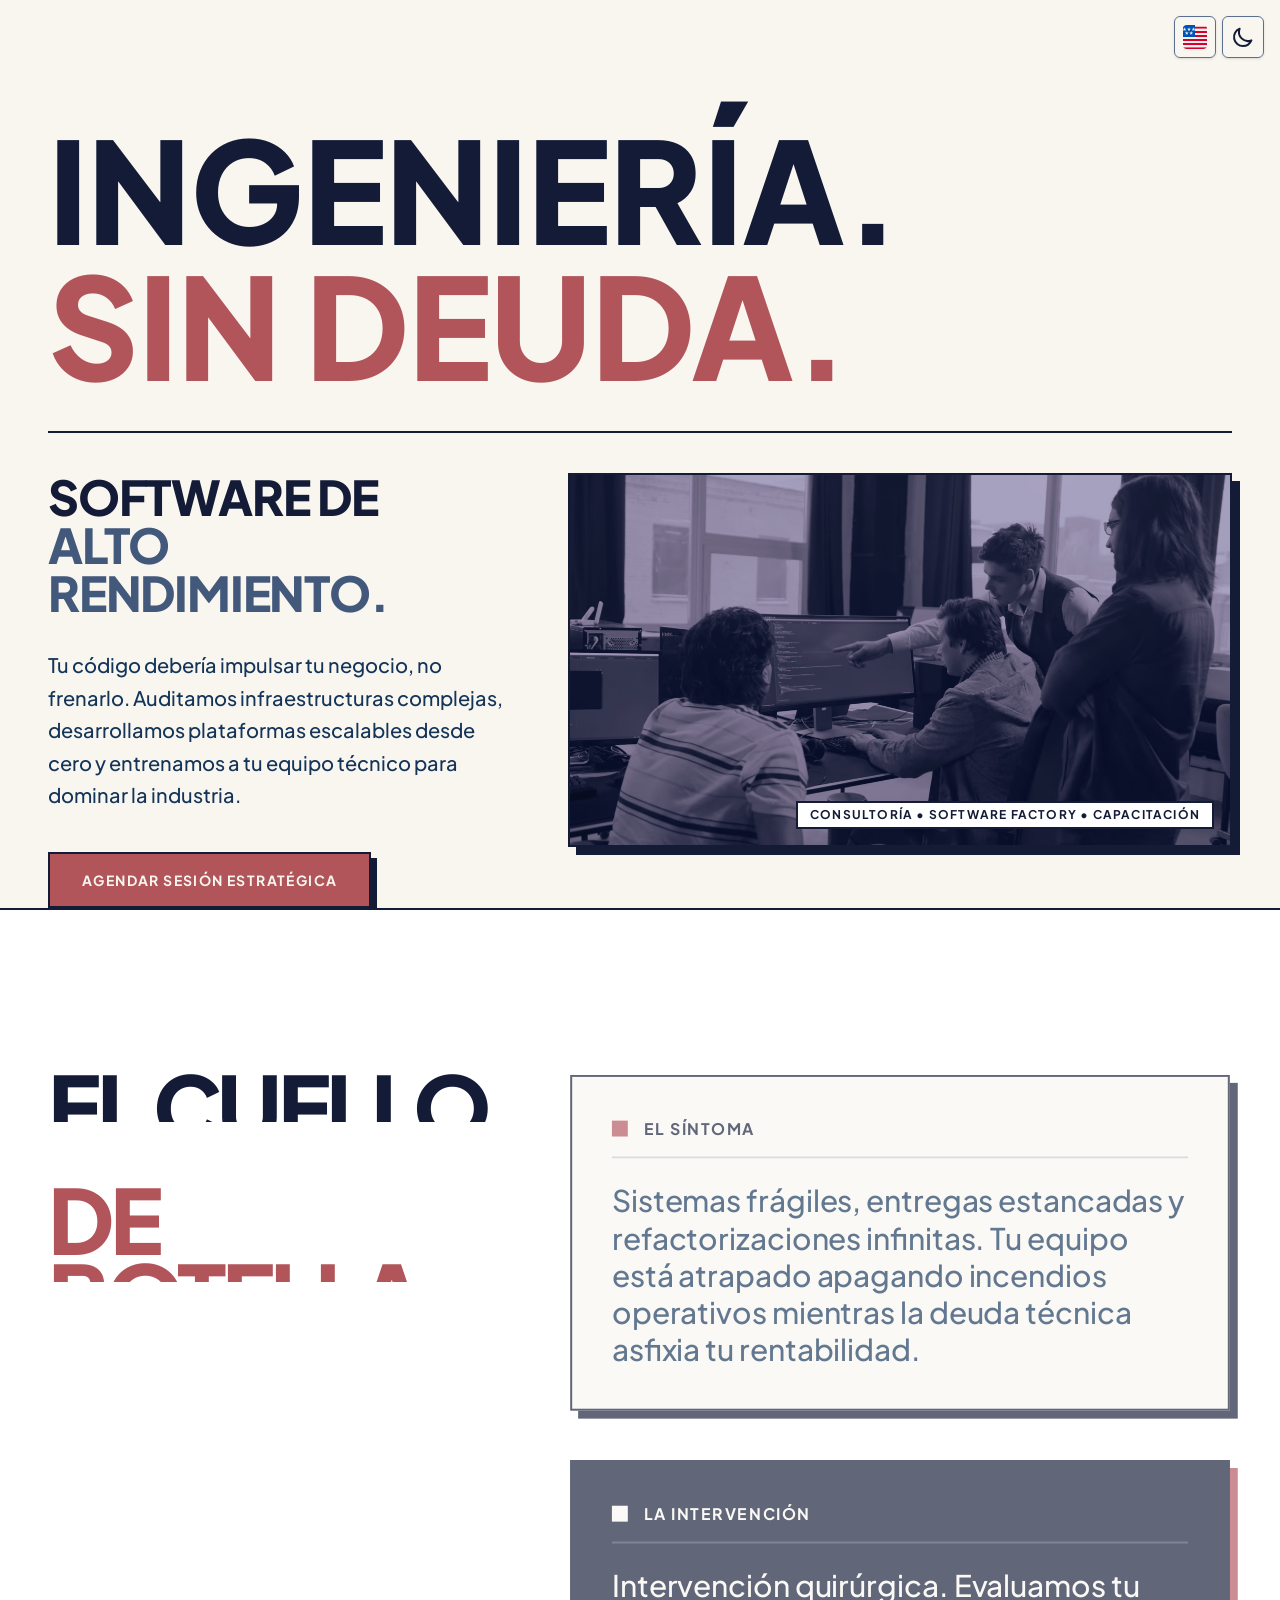
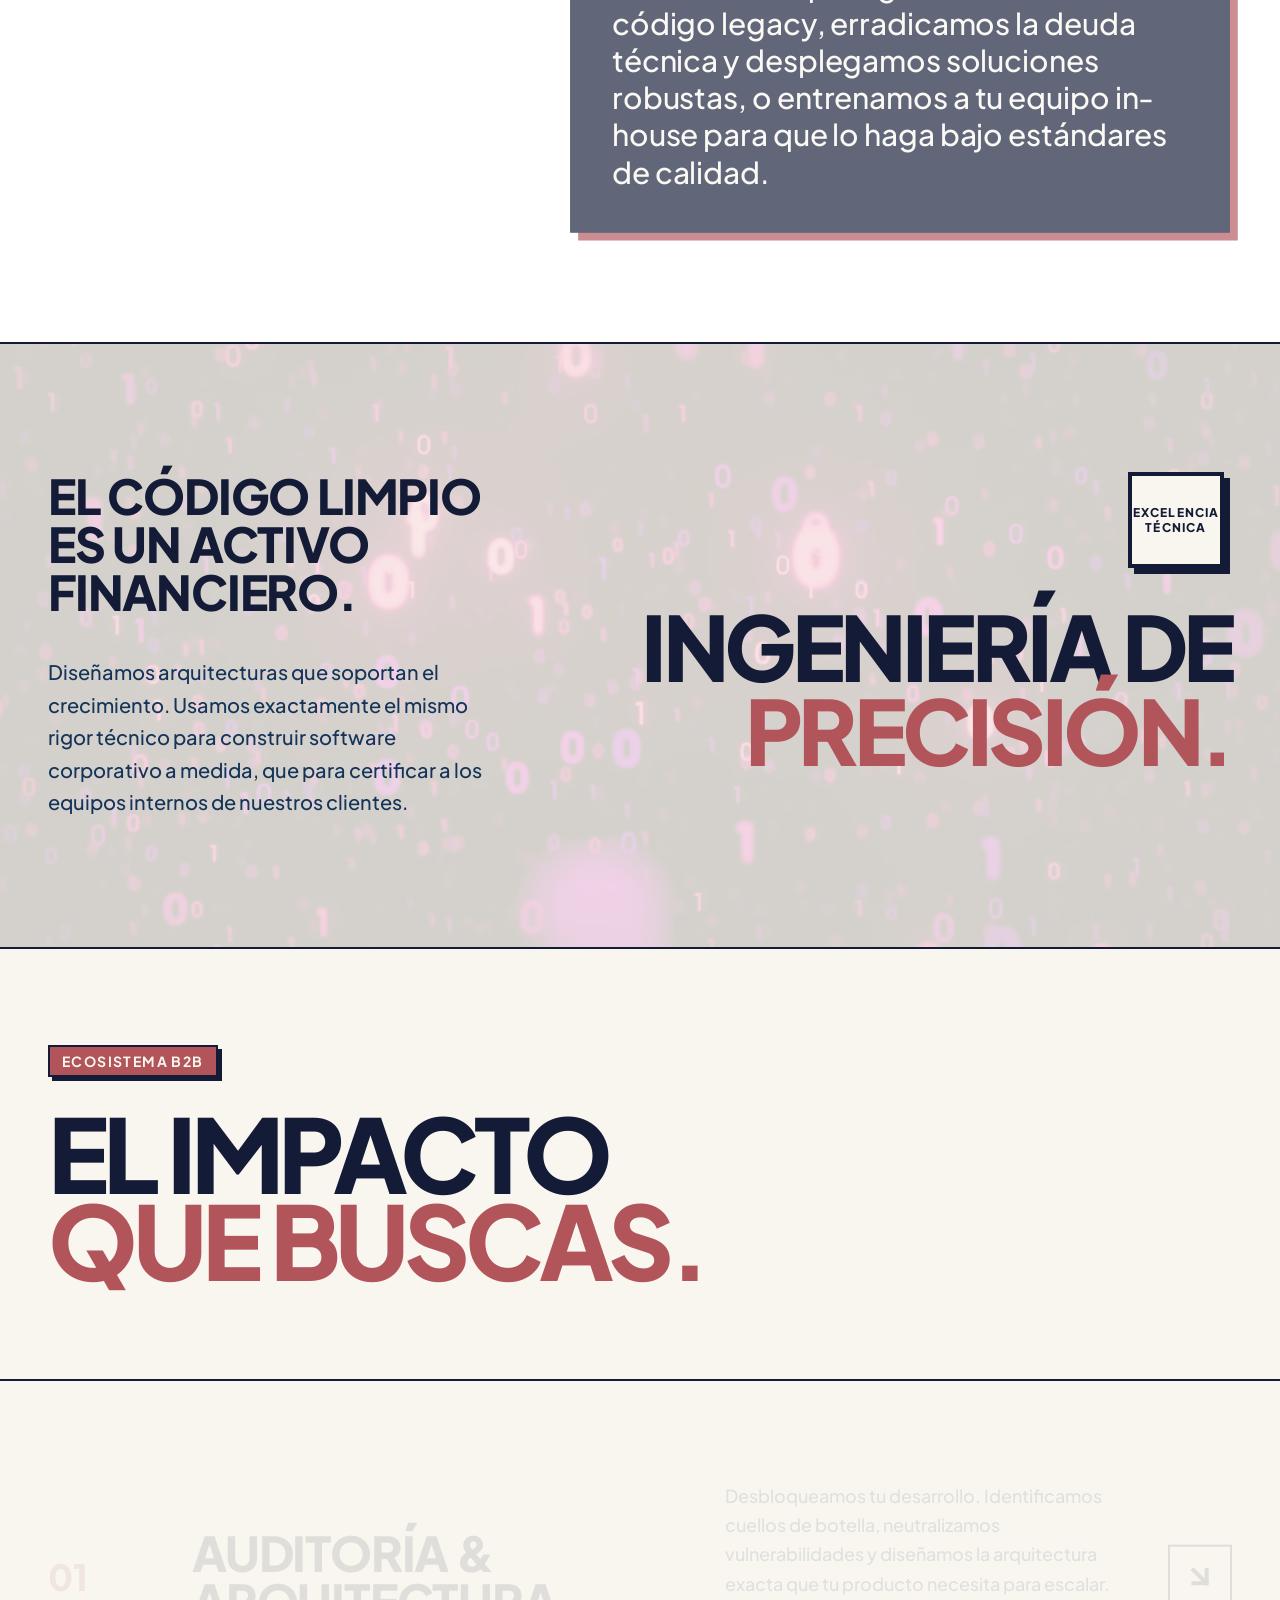
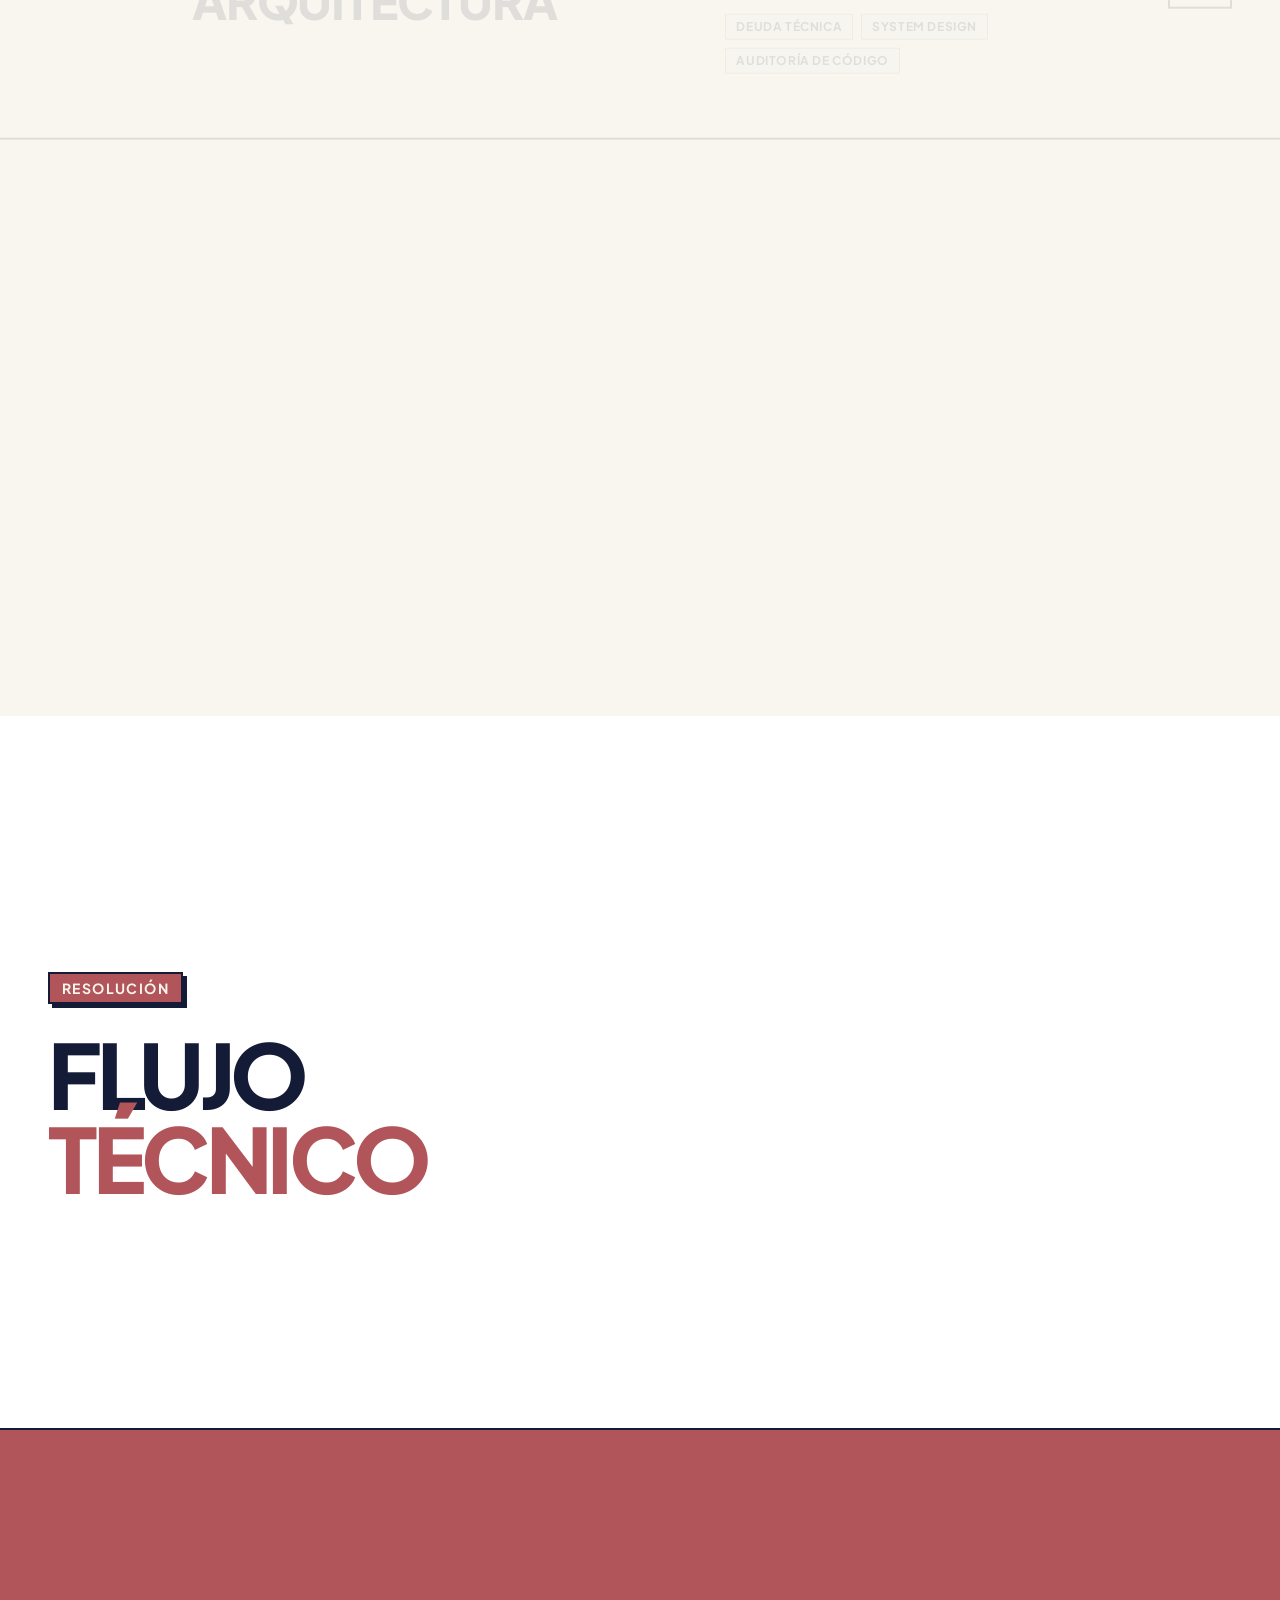
<file: index.html>
<!DOCTYPE html><html lang="es"><head><meta name="astro-view-transitions-enabled" content="true"><meta name="astro-view-transitions-fallback" content="animate"><script type="module" src="/_astro/ClientRouter.astro_astro_type_script_index_0_lang.CYDbzu1r.js"></script><meta charset="UTF-8"><meta name="viewport" content="width=device-width"><meta name="theme-color" content="#0f172a"><meta name="robots" content="index, follow"><meta name="author" content="MAC-C Training"><link rel="icon" type="image/png" media="(prefers-color-scheme: light)" href="/favicon-light.png"><link rel="icon" type="image/png" media="(prefers-color-scheme: dark)" href="/favicon-dark.png"><title>MAC-C Training | Consultoría, Desarrollo &amp; Capacitación Técnica</title><meta name="description" content="Consultoría en arquitectura de software y formación técnica avanzada. Desarrollamos productos digitales escalables y entrenamos equipos corporativos en ecosistemas tecnológicos de vanguardia."><meta name="keywords" content="mentoría, docencia, programación, ingeniería de software, desarrollo frontend, desarrollo móvil, ciencia de datos, inteligencia artificial, IA, base de datos, SQL, NoSQL, minería de datos, automatización, arquitectura cloud, bootcamps técnicos, deuda técnica, B2B, B2C"><link rel="canonical" href="https://macctraining.cl/"><meta property="og:type" content="website"><meta property="og:url" content="https://macctraining.cl/"><meta property="og:title" content="MAC-C Training | Consultoría, Desarrollo &amp; Capacitación Técnica"><meta property="og:description" content="Consultoría en arquitectura de software y formación técnica avanzada. Desarrollamos productos digitales escalables y entrenamos equipos corporativos en ecosistemas tecnológicos de vanguardia."><meta property="og:image" content="https://macctraining.cl/og-image-v2.jpg"><meta property="og:image:width" content="1200"><meta property="og:image:height" content="630"><meta property="og:image:type" content="image/jpeg"><meta name="twitter:card" content="summary_large_image"><meta name="twitter:url" content="https://macctraining.cl/"><meta name="twitter:title" content="MAC-C Training | Consultoría, Desarrollo &amp; Capacitación Técnica"><meta name="twitter:description" content="Consultoría en arquitectura de software y formación técnica avanzada. Desarrollamos productos digitales escalables y entrenamos equipos corporativos en ecosistemas tecnológicos de vanguardia."><meta name="twitter:image" content="https://macctraining.cl/og-image-v2.jpg"><link rel="preconnect" href="https://fonts.googleapis.com"><link rel="preconnect" href="https://fonts.gstatic.com" crossorigin><link href="https://fonts.googleapis.com/css2?family=Plus+Jakarta+Sans:wght@400;500;600;700;900&display=swap" rel="stylesheet" media="print" onload="this.media='all'"><noscript><link href="https://fonts.googleapis.com/css2?family=Plus+Jakarta+Sans:wght@400;500;600;700;900&display=swap" rel="stylesheet"></noscript><script>
            const initTheme = () => {
                const storedTheme = localStorage.getItem('theme');
                const activeTheme = storedTheme ?? 'light';

                document.documentElement.setAttribute('data-theme', activeTheme);

                if (activeTheme === 'dark') {
                    document.documentElement.classList.add('dark');
                } else {
                    document.documentElement.classList.remove('dark');
                }

                localStorage.setItem('theme', activeTheme);
            };

            initTheme();
            document.addEventListener('astro:after-swap', initTheme);
        </script><script type="text/partytown" src="https://www.googletagmanager.com/gtag/js?id=G-DK1DGZCL3Q" data-astro-transition-persist="ga-script"></script><script type="text/partytown" data-astro-transition-persist="ga-init">
            window.dataLayer = window.dataLayer || [];
            const gtag = (...args) => dataLayer.push(args);

            gtag('js', new Date());
            gtag('config', 'G-DK1DGZCL3Q');

            window.trackEvent = (eventName, params = {}) => gtag('event', eventName, params);
        </script><script data-astro-transition-persist="ga-pageview">
            document.addEventListener('astro:page-load', () => {
                if (window['dataLayer']) {
                    window['dataLayer'].push({
                        event: 'page_view',
                        page_path: window.location.pathname,
                        page_title: document.title,
                    });
                }
            });
        </script><style>.astro-route-announcer{clip:rect(0 0 0 0);clip-path:inset(50%);white-space:nowrap;width:1px;height:1px;position:absolute;top:0;left:0;overflow:hidden}@layer properties{@supports (((-webkit-hyphens:none)) and (not (margin-trim:inline))) or ((-moz-orient:inline) and (not (color:rgb(from red r g b)))){*,:before,:after,::backdrop{--tw-rotate-x:initial;--tw-rotate-y:initial;--tw-rotate-z:initial;--tw-skew-x:initial;--tw-skew-y:initial;--tw-border-style:solid;--tw-leading:initial;--tw-font-weight:initial;--tw-tracking:initial;--tw-shadow:0 0 #0000;--tw-shadow-color:initial;--tw-shadow-alpha:100%;--tw-inset-shadow:0 0 #0000;--tw-inset-shadow-color:initial;--tw-inset-shadow-alpha:100%;--tw-ring-color:initial;--tw-ring-shadow:0 0 #0000;--tw-inset-ring-color:initial;--tw-inset-ring-shadow:0 0 #0000;--tw-ring-inset:initial;--tw-ring-offset-width:0px;--tw-ring-offset-color:#fff;--tw-ring-offset-shadow:0 0 #0000;--tw-duration:initial;--tw-translate-x:0;--tw-translate-y:0;--tw-translate-z:0}}}@layer theme{:root,:host{--font-sans:-apple-system, BlinkMacSystemFont, "Segoe UI", Roboto, "Helvetica Neue", "Noto Sans", Arial, sans-serif, "Apple Color Emoji", "Segoe UI Emoji", "Segoe UI Symbol", "Noto Color Emoji";--font-mono:ui-monospace, SFMono-Regular, Menlo, Monaco, Consolas, "Liberation Mono", "Courier New", monospace;--color-rose-300:#db8384;--color-rose-500:#b1555a;--color-rose-900:#742d36;--color-white:#fff;--spacing:.25rem;--container-md:28rem;--container-lg:32rem;--container-xl:36rem;--container-2xl:42rem;--container-3xl:48rem;--container-5xl:64rem;--text-xs:.75rem;--text-xs--line-height:calc(1 / .75);--text-sm:.875rem;--text-sm--line-height:calc(1.25 / .875);--text-base:1rem;--text-base--line-height:calc(1.5 / 1);--text-lg:1.125rem;--text-lg--line-height:calc(1.75 / 1.125);--text-xl:1.25rem;--text-xl--line-height:calc(1.75 / 1.25);--text-2xl:1.5rem;--text-2xl--line-height:calc(2 / 1.5);--text-3xl:1.875rem;--text-3xl--line-height:calc(2.25 / 1.875);--text-4xl:2.25rem;--text-4xl--line-height:calc(2.5 / 2.25);--text-5xl:3rem;--text-5xl--line-height:1;--text-7xl:4.5rem;--text-7xl--line-height:1;--text-9xl:8rem;--text-9xl--line-height:1;--font-weight-medium:500;--font-weight-bold:700;--font-weight-black:900;--tracking-tighter:-.05em;--tracking-tight:-.025em;--tracking-wider:.05em;--tracking-widest:.1em;--leading-tight:1.25;--leading-snug:1.375;--leading-relaxed:1.625;--radius-sm:.25rem;--radius-md:.375rem;--aspect-video:16 / 9;--default-transition-duration:.15s;--default-transition-timing-function:cubic-bezier(.4, 0, .2, 1);--default-font-family:var(--font-sans);--default-mono-font-family:var(--font-mono);--color-navy-900:#131b36;--color-navy-800:#143559;--color-navy-600:#43597c;--color-navy-400:#5b6f90;--color-cream:#f9f6f0}}@layer base{*,:after,:before,::backdrop{box-sizing:border-box;border:0 solid;margin:0;padding:0}::file-selector-button{box-sizing:border-box;border:0 solid;margin:0;padding:0}html,:host{-webkit-text-size-adjust:100%;tab-size:4;line-height:1.5;font-family:var(--default-font-family,-apple-system, BlinkMacSystemFont, "Segoe UI", Roboto, "Helvetica Neue", "Noto Sans", Arial, sans-serif, "Apple Color Emoji", "Segoe UI Emoji", "Segoe UI Symbol", "Noto Color Emoji");font-feature-settings:var(--default-font-feature-settings,normal);font-variation-settings:var(--default-font-variation-settings,normal);-webkit-tap-highlight-color:transparent}hr{height:0;color:inherit;border-top-width:1px}abbr:where([title]){text-decoration:underline dotted}h1,h2,h3,h4,h5,h6{font-size:inherit;font-weight:inherit}a{color:inherit;-webkit-text-decoration:inherit;-webkit-text-decoration:inherit;-webkit-text-decoration:inherit;text-decoration:inherit}b,strong{font-weight:bolder}code,kbd,samp,pre{font-family:var(--default-mono-font-family,ui-monospace, SFMono-Regular, Menlo, Monaco, Consolas, "Liberation Mono", "Courier New", monospace);font-feature-settings:var(--default-mono-font-feature-settings,normal);font-variation-settings:var(--default-mono-font-variation-settings,normal);font-size:1em}small{font-size:80%}sub,sup{vertical-align:baseline;font-size:75%;line-height:0;position:relative}sub{bottom:-.25em}sup{top:-.5em}table{text-indent:0;border-color:inherit;border-collapse:collapse}:-moz-focusring:where(:not(iframe)){outline:auto}progress{vertical-align:baseline}summary{display:list-item}ol,ul,menu{list-style:none}img,svg,video,canvas,audio,iframe,embed,object{vertical-align:middle;display:block}img,video{max-width:100%;height:auto}button,input,select,optgroup,textarea{font:inherit;font-feature-settings:inherit;font-variation-settings:inherit;letter-spacing:inherit;color:inherit;opacity:1;background-color:#0000;border-radius:0}::file-selector-button{font:inherit;font-feature-settings:inherit;font-variation-settings:inherit;letter-spacing:inherit;color:inherit;opacity:1;background-color:#0000;border-radius:0}:where(select:is([multiple],[size])) optgroup{font-weight:bolder}:where(select:is([multiple],[size])) optgroup option{padding-inline-start:20px}::file-selector-button{margin-inline-end:4px}::placeholder{opacity:1}@supports (not ((-webkit-appearance:-apple-pay-button))) or (contain-intrinsic-size:1px){::placeholder{color:currentColor}@supports (color:color-mix(in lab, red, red)){::placeholder{color:color-mix(in oklab, currentcolor 50%, transparent)}}}textarea{resize:vertical}::-webkit-search-decoration{-webkit-appearance:none}::-webkit-date-and-time-value{min-height:1lh;text-align:inherit}::-webkit-datetime-edit{display:inline-flex}::-webkit-datetime-edit-fields-wrapper{padding:0}::-webkit-datetime-edit{padding-block:0}::-webkit-datetime-edit-year-field{padding-block:0}::-webkit-datetime-edit-month-field{padding-block:0}::-webkit-datetime-edit-day-field{padding-block:0}::-webkit-datetime-edit-hour-field{padding-block:0}::-webkit-datetime-edit-minute-field{padding-block:0}::-webkit-datetime-edit-second-field{padding-block:0}::-webkit-datetime-edit-millisecond-field{padding-block:0}::-webkit-datetime-edit-meridiem-field{padding-block:0}::-webkit-calendar-picker-indicator{line-height:1}:-moz-ui-invalid{box-shadow:none}button,input:where([type=button],[type=reset],[type=submit]){appearance:button}::file-selector-button{appearance:button}::-webkit-inner-spin-button{height:auto}::-webkit-outer-spin-button{height:auto}[hidden]:where(:not([hidden=until-found])){display:none!important}}@layer components;@layer utilities{.pointer-events-none{pointer-events:none}.absolute{position:absolute}.fixed{position:fixed}.relative{position:relative}.static{position:static}.inset-0{inset:0}.top-4{top:calc(var(--spacing) * 4)}.right-4{right:calc(var(--spacing) * 4)}.right-16{right:calc(var(--spacing) * 16)}.-bottom-1{bottom:calc(var(--spacing) * -1)}.bottom-4{bottom:calc(var(--spacing) * 4)}.left-0{left:0}.z-0{z-index:0}.z-10{z-index:10}.z-50{z-index:50}.order-1{order:1}.order-2{order:2}.m-0{margin:0}.mx-8{margin-inline:calc(var(--spacing) * 8)}.mx-auto{margin-inline:auto}.mt-2{margin-top:calc(var(--spacing) * 2)}.mt-auto{margin-top:auto}.mr-8{margin-right:calc(var(--spacing) * 8)}.mb-4{margin-bottom:calc(var(--spacing) * 4)}.mb-6{margin-bottom:calc(var(--spacing) * 6)}.mb-8{margin-bottom:calc(var(--spacing) * 8)}.mb-12{margin-bottom:calc(var(--spacing) * 12)}.block{display:block}.flex{display:flex}.grid{display:grid}.hidden{display:none}.inline-block{display:inline-block}.inline-flex{display:inline-flex}.aspect-video{aspect-ratio:var(--aspect-video)}.h-1{height:var(--spacing)}.h-4{height:calc(var(--spacing) * 4)}.h-5{height:calc(var(--spacing) * 5)}.h-6{height:calc(var(--spacing) * 6)}.h-8{height:calc(var(--spacing) * 8)}.h-10{height:calc(var(--spacing) * 10)}.h-16{height:calc(var(--spacing) * 16)}.h-24{height:calc(var(--spacing) * 24)}.h-full{height:100%}.min-h-screen{min-height:100vh}.w-0{width:0}.w-4{width:calc(var(--spacing) * 4)}.w-5{width:calc(var(--spacing) * 5)}.w-6{width:calc(var(--spacing) * 6)}.w-8{width:calc(var(--spacing) * 8)}.w-10{width:calc(var(--spacing) * 10)}.w-16{width:calc(var(--spacing) * 16)}.w-24{width:calc(var(--spacing) * 24)}.w-full{width:100%}.w-max{width:max-content}.max-w-2xl{max-width:var(--container-2xl)}.max-w-3xl{max-width:var(--container-3xl)}.max-w-5xl{max-width:var(--container-5xl)}.max-w-lg{max-width:var(--container-lg)}.max-w-md{max-width:var(--container-md)}.max-w-xl{max-width:var(--container-xl)}.flex-1{flex:1}.shrink-0{flex-shrink:0}.transform{transform:var(--tw-rotate-x,) var(--tw-rotate-y,) var(--tw-rotate-z,) var(--tw-skew-x,) var(--tw-skew-y,)}.cursor-pointer{cursor:pointer}.resize{resize:both}.grid-cols-1{grid-template-columns:repeat(1,minmax(0,1fr))}.grid-cols-4{grid-template-columns:repeat(4,minmax(0,1fr))}.flex-col{flex-direction:column}.flex-wrap{flex-wrap:wrap}.items-center{align-items:center}.items-start{align-items:flex-start}.justify-between{justify-content:space-between}.justify-center{justify-content:center}.justify-start{justify-content:flex-start}.gap-2{gap:calc(var(--spacing) * 2)}.gap-3{gap:calc(var(--spacing) * 3)}.gap-4{gap:calc(var(--spacing) * 4)}.gap-6{gap:calc(var(--spacing) * 6)}.gap-8{gap:calc(var(--spacing) * 8)}.gap-10{gap:calc(var(--spacing) * 10)}.gap-12{gap:calc(var(--spacing) * 12)}.overflow-hidden{overflow:hidden}.overflow-x-hidden{overflow-x:hidden}.rounded-md{border-radius:var(--radius-md)}.rounded-sm{border-radius:var(--radius-sm)}.border{border-style:var(--tw-border-style);border-width:1px}.border-2{border-style:var(--tw-border-style);border-width:2px}.border-4{border-style:var(--tw-border-style);border-width:4px}.border-x{border-inline-style:var(--tw-border-style);border-inline-width:1px}.border-t-2{border-top-style:var(--tw-border-style);border-top-width:2px}.border-t-4{border-top-style:var(--tw-border-style);border-top-width:4px}.border-b-2{border-bottom-style:var(--tw-border-style);border-bottom-width:2px}.border-b-8{border-bottom-style:var(--tw-border-style);border-bottom-width:8px}.border-cream\/20{border-color:#f9f6f033}@supports (color:color-mix(in lab, red, red)){.border-cream\/20{border-color:color-mix(in oklab, var(--color-cream) 20%, transparent)}}.border-navy-400{border-color:var(--color-navy-400)}.border-navy-900{border-color:var(--color-navy-900)}.border-navy-900\/20{border-color:#131b3633}@supports (color:color-mix(in lab, red, red)){.border-navy-900\/20{border-color:color-mix(in oklab, var(--color-navy-900) 20%, transparent)}}.border-navy-900\/40{border-color:#131b3666}@supports (color:color-mix(in lab, red, red)){.border-navy-900\/40{border-color:color-mix(in oklab, var(--color-navy-900) 40%, transparent)}}.border-rose-500{border-color:var(--color-rose-500)}.border-transparent{border-color:#0000}.bg-cream{background-color:var(--color-cream)}.bg-navy-900{background-color:var(--color-navy-900)}.bg-navy-900\/5{background-color:#131b360d}@supports (color:color-mix(in lab, red, red)){.bg-navy-900\/5{background-color:color-mix(in oklab, var(--color-navy-900) 5%, transparent)}}.bg-rose-500{background-color:var(--color-rose-500)}.bg-rose-500\/20{background-color:#b1555a33}@supports (color:color-mix(in lab, red, red)){.bg-rose-500\/20{background-color:color-mix(in oklab, var(--color-rose-500) 20%, transparent)}}.bg-white{background-color:var(--color-white)}.object-cover{object-fit:cover}.p-2{padding:calc(var(--spacing) * 2)}.p-6{padding:calc(var(--spacing) * 6)}.p-8{padding:calc(var(--spacing) * 8)}.px-2\.5{padding-inline:calc(var(--spacing) * 2.5)}.px-3{padding-inline:calc(var(--spacing) * 3)}.px-4{padding-inline:calc(var(--spacing) * 4)}.px-6{padding-inline:calc(var(--spacing) * 6)}.px-8{padding-inline:calc(var(--spacing) * 8)}.py-1{padding-block:var(--spacing)}.py-2{padding-block:calc(var(--spacing) * 2)}.py-4{padding-block:calc(var(--spacing) * 4)}.py-6{padding-block:calc(var(--spacing) * 6)}.py-8{padding-block:calc(var(--spacing) * 8)}.py-10{padding-block:calc(var(--spacing) * 10)}.py-16{padding-block:calc(var(--spacing) * 16)}.py-24{padding-block:calc(var(--spacing) * 24)}.pt-4{padding-top:calc(var(--spacing) * 4)}.pt-8{padding-top:calc(var(--spacing) * 8)}.pt-10{padding-top:calc(var(--spacing) * 10)}.pt-24{padding-top:calc(var(--spacing) * 24)}.pb-2{padding-bottom:calc(var(--spacing) * 2)}.pb-4{padding-bottom:calc(var(--spacing) * 4)}.text-center{text-align:center}.text-2xl{font-size:var(--text-2xl);line-height:var(--tw-leading,var(--text-2xl--line-height))}.text-3xl{font-size:var(--text-3xl);line-height:var(--tw-leading,var(--text-3xl--line-height))}.text-base{font-size:var(--text-base);line-height:var(--tw-leading,var(--text-base--line-height))}.text-lg{font-size:var(--text-lg);line-height:var(--tw-leading,var(--text-lg--line-height))}.text-sm{font-size:var(--text-sm);line-height:var(--tw-leading,var(--text-sm--line-height))}.text-xl{font-size:var(--text-xl);line-height:var(--tw-leading,var(--text-xl--line-height))}.text-xs{font-size:var(--text-xs);line-height:var(--tw-leading,var(--text-xs--line-height))}.text-\[0\.65rem\]{font-size:.65rem}.text-\[10vw\]{font-size:10vw}.text-\[11vw\]{font-size:11vw}.text-\[12vw\]{font-size:12vw}.text-\[13\.5vw\]{font-size:13.5vw}.text-\[14vw\]{font-size:14vw}.text-\[40vw\]{font-size:40vw}.leading-\[0\.85\]{--tw-leading:.85;line-height:.85}.leading-none{--tw-leading:1;line-height:1}.leading-relaxed{--tw-leading:var(--leading-relaxed);line-height:var(--leading-relaxed)}.leading-snug{--tw-leading:var(--leading-snug);line-height:var(--leading-snug)}.leading-tight{--tw-leading:var(--leading-tight);line-height:var(--leading-tight)}.font-black{--tw-font-weight:var(--font-weight-black);font-weight:var(--font-weight-black)}.font-bold{--tw-font-weight:var(--font-weight-bold);font-weight:var(--font-weight-bold)}.font-medium{--tw-font-weight:var(--font-weight-medium);font-weight:var(--font-weight-medium)}.tracking-tight{--tw-tracking:var(--tracking-tight);letter-spacing:var(--tracking-tight)}.tracking-tighter{--tw-tracking:var(--tracking-tighter);letter-spacing:var(--tracking-tighter)}.tracking-wider{--tw-tracking:var(--tracking-wider);letter-spacing:var(--tracking-wider)}.tracking-widest{--tw-tracking:var(--tracking-widest);letter-spacing:var(--tracking-widest)}.break-normal{overflow-wrap:normal;word-break:normal}.break-all{word-break:break-all}.hyphens-auto{-webkit-hyphens:auto;hyphens:auto}.hyphens-none{-webkit-hyphens:none;hyphens:none}.whitespace-nowrap{white-space:nowrap}.text-cream{color:var(--color-cream)}.text-navy-600{color:var(--color-navy-600)}.text-navy-800{color:var(--color-navy-800)}.text-navy-900{color:var(--color-navy-900)}.text-rose-500{color:var(--color-rose-500)}.uppercase{text-transform:uppercase}.antialiased{-webkit-font-smoothing:antialiased;-moz-osx-font-smoothing:grayscale}.opacity-10{opacity:.1}.opacity-15{opacity:.15}.opacity-70{opacity:.7}.mix-blend-luminosity{mix-blend-mode:luminosity}.mix-blend-overlay{mix-blend-mode:overlay}.shadow-\[4px_4px_0_0_\#131b36\]{--tw-shadow:4px 4px 0 0 var(--tw-shadow-color,#131b36);box-shadow:var(--tw-inset-shadow), var(--tw-inset-ring-shadow), var(--tw-ring-offset-shadow), var(--tw-ring-shadow), var(--tw-shadow)}.shadow-\[6px_6px_0_0_\#131b36\],.shadow-\[6px_6px_0_0_rgba\(19\,27\,54\,1\)\]{--tw-shadow:6px 6px 0 0 var(--tw-shadow-color,#131b36);box-shadow:var(--tw-inset-shadow), var(--tw-inset-ring-shadow), var(--tw-ring-offset-shadow), var(--tw-ring-shadow), var(--tw-shadow)}.shadow-\[8px_8px_0_0_\#131b36\]{--tw-shadow:8px 8px 0 0 var(--tw-shadow-color,#131b36);box-shadow:var(--tw-inset-shadow), var(--tw-inset-ring-shadow), var(--tw-ring-offset-shadow), var(--tw-ring-shadow), var(--tw-shadow)}.shadow-\[8px_8px_0_0_\#b1555a\]{--tw-shadow:8px 8px 0 0 var(--tw-shadow-color,#b1555a);box-shadow:var(--tw-inset-shadow), var(--tw-inset-ring-shadow), var(--tw-ring-offset-shadow), var(--tw-ring-shadow), var(--tw-shadow)}.shadow-\[12px_12px_0_0_\#131b36\]{--tw-shadow:12px 12px 0 0 var(--tw-shadow-color,#131b36);box-shadow:var(--tw-inset-shadow), var(--tw-inset-ring-shadow), var(--tw-ring-offset-shadow), var(--tw-ring-shadow), var(--tw-shadow)}.shadow-sm{--tw-shadow:0 1px 3px 0 var(--tw-shadow-color,#0000001a), 0 1px 2px -1px var(--tw-shadow-color,#0000001a);box-shadow:var(--tw-inset-shadow), var(--tw-inset-ring-shadow), var(--tw-ring-offset-shadow), var(--tw-ring-shadow), var(--tw-shadow)}.transition{transition-property:color,background-color,border-color,outline-color,text-decoration-color,fill,stroke,--tw-gradient-from,--tw-gradient-via,--tw-gradient-to,opacity,box-shadow,transform,translate,scale,rotate,filter,-webkit-backdrop-filter,backdrop-filter,display,content-visibility,overlay,pointer-events;transition-timing-function:var(--tw-ease,var(--default-transition-timing-function));transition-duration:var(--tw-duration,var(--default-transition-duration))}.transition-all{transition-property:all;transition-timing-function:var(--tw-ease,var(--default-transition-timing-function));transition-duration:var(--tw-duration,var(--default-transition-duration))}.transition-colors{transition-property:color,background-color,border-color,outline-color,text-decoration-color,fill,stroke,--tw-gradient-from,--tw-gradient-via,--tw-gradient-to;transition-timing-function:var(--tw-ease,var(--default-transition-timing-function));transition-duration:var(--tw-duration,var(--default-transition-duration))}.transition-transform{transition-property:transform,translate,scale,rotate;transition-timing-function:var(--tw-ease,var(--default-transition-timing-function));transition-duration:var(--tw-duration,var(--default-transition-duration))}.duration-300{--tw-duration:.3s;transition-duration:.3s}.outline-none{--tw-outline-style:none;outline-style:none}.group-open\:rotate-45:is(:where(.group):is([open],:popover-open,:open) *){rotate:45deg}.group-open\:border-navy-900\/10:is(:where(.group):is([open],:popover-open,:open) *){border-color:#131b361a}@supports (color:color-mix(in lab, red, red)){.group-open\:border-navy-900\/10:is(:where(.group):is([open],:popover-open,:open) *){border-color:color-mix(in oklab, var(--color-navy-900) 10%, transparent)}}@media (hover:hover){.group-hover\:w-full:is(:where(.group):hover *){width:100%}.group-hover\:translate-x-1:is(:where(.group):hover *){--tw-translate-x:var(--spacing);translate:var(--tw-translate-x) var(--tw-translate-y)}.group-hover\:border-cream:is(:where(.group):hover *){border-color:var(--color-cream)}.group-hover\:border-cream\/40:is(:where(.group):hover *){border-color:#f9f6f066}@supports (color:color-mix(in lab, red, red)){.group-hover\:border-cream\/40:is(:where(.group):hover *){border-color:color-mix(in oklab, var(--color-cream) 40%, transparent)}}.group-hover\:bg-cream\/10:is(:where(.group):hover *){background-color:#f9f6f01a}@supports (color:color-mix(in lab, red, red)){.group-hover\:bg-cream\/10:is(:where(.group):hover *){background-color:color-mix(in oklab, var(--color-cream) 10%, transparent)}}.group-hover\:text-cream:is(:where(.group):hover *){color:var(--color-cream)}.group-hover\:text-cream\/90:is(:where(.group):hover *){color:#f9f6f0e6}@supports (color:color-mix(in lab, red, red)){.group-hover\:text-cream\/90:is(:where(.group):hover *){color:color-mix(in oklab, var(--color-cream) 90%, transparent)}}}.selection\:bg-rose-500 ::selection,.selection\:bg-rose-500::selection{background-color:var(--color-rose-500)}.selection\:text-cream ::selection,.selection\:text-cream::selection{color:var(--color-cream)}.open\:translate-x-1:is([open],:popover-open,:open){--tw-translate-x:var(--spacing);translate:var(--tw-translate-x) var(--tw-translate-y)}.open\:translate-y-1:is([open],:popover-open,:open){--tw-translate-y:var(--spacing);translate:var(--tw-translate-x) var(--tw-translate-y)}.open\:shadow-\[4px_4px_0_0_\#131b36\]:is([open],:popover-open,:open){--tw-shadow:4px 4px 0 0 var(--tw-shadow-color,#131b36);box-shadow:var(--tw-inset-shadow), var(--tw-inset-ring-shadow), var(--tw-ring-offset-shadow), var(--tw-ring-shadow), var(--tw-shadow)}@media (hover:hover){.hover\:translate-x-1:hover{--tw-translate-x:var(--spacing);translate:var(--tw-translate-x) var(--tw-translate-y)}.hover\:translate-x-2:hover{--tw-translate-x:calc(var(--spacing) * 2);translate:var(--tw-translate-x) var(--tw-translate-y)}.hover\:translate-y-1:hover{--tw-translate-y:var(--spacing);translate:var(--tw-translate-x) var(--tw-translate-y)}.hover\:bg-navy-900:hover{background-color:var(--color-navy-900)}.hover\:bg-rose-300:hover{background-color:var(--color-rose-300)}.hover\:text-navy-900:hover{color:var(--color-navy-900)}.hover\:text-rose-500:hover{color:var(--color-rose-500)}.hover\:shadow-\[2px_2px_0_0_\#131b36\]:hover,.hover\:shadow-\[2px_2px_0_0_rgba\(19\,27\,54\,1\)\]:hover{--tw-shadow:2px 2px 0 0 var(--tw-shadow-color,#131b36);box-shadow:var(--tw-inset-shadow), var(--tw-inset-ring-shadow), var(--tw-ring-offset-shadow), var(--tw-ring-shadow), var(--tw-shadow)}}.focus-visible\:ring-4:focus-visible{--tw-ring-shadow:var(--tw-ring-inset,) 0 0 0 calc(4px + var(--tw-ring-offset-width)) var(--tw-ring-color,currentcolor);box-shadow:var(--tw-inset-shadow), var(--tw-inset-ring-shadow), var(--tw-ring-offset-shadow), var(--tw-ring-shadow), var(--tw-shadow)}.focus-visible\:ring-rose-500:focus-visible{--tw-ring-color:var(--color-rose-500)}.focus-visible\:ring-offset-2:focus-visible{--tw-ring-offset-width:2px;--tw-ring-offset-shadow:var(--tw-ring-inset,) 0 0 0 var(--tw-ring-offset-width) var(--tw-ring-offset-color)}.focus-visible\:ring-offset-cream:focus-visible{--tw-ring-offset-color:var(--color-cream)}@media (width>=40rem){.sm\:w-auto{width:auto}.sm\:flex-row{flex-direction:row}.sm\:p-10{padding:calc(var(--spacing) * 10)}.sm\:text-7xl{font-size:var(--text-7xl);line-height:var(--tw-leading,var(--text-7xl--line-height))}.sm\:text-base{font-size:var(--text-base);line-height:var(--tw-leading,var(--text-base--line-height))}.sm\:text-lg{font-size:var(--text-lg);line-height:var(--tw-leading,var(--text-lg--line-height))}.sm\:text-sm{font-size:var(--text-sm);line-height:var(--tw-leading,var(--text-sm--line-height))}.sm\:text-\[8vw\]{font-size:8vw}.sm\:text-\[9vw\]{font-size:9vw}.sm\:text-\[10vw\]{font-size:10vw}}@media (width>=48rem){.md\:h-6{height:calc(var(--spacing) * 6)}.md\:w-6{width:calc(var(--spacing) * 6)}.md\:grid-cols-12{grid-template-columns:repeat(12,minmax(0,1fr))}.md\:items-center{align-items:center}.md\:gap-6{gap:calc(var(--spacing) * 6)}.md\:gap-8{gap:calc(var(--spacing) * 8)}.md\:p-8{padding:calc(var(--spacing) * 8)}.md\:p-10{padding:calc(var(--spacing) * 10)}.md\:p-12{padding:calc(var(--spacing) * 12)}.md\:p-16{padding:calc(var(--spacing) * 16)}.md\:px-8{padding-inline:calc(var(--spacing) * 8)}.md\:px-10{padding-inline:calc(var(--spacing) * 10)}.md\:py-6{padding-block:calc(var(--spacing) * 6)}.md\:py-16{padding-block:calc(var(--spacing) * 16)}.md\:py-24{padding-block:calc(var(--spacing) * 24)}.md\:pt-6{padding-top:calc(var(--spacing) * 6)}.md\:pb-4{padding-bottom:calc(var(--spacing) * 4)}.md\:text-2xl{font-size:var(--text-2xl);line-height:var(--tw-leading,var(--text-2xl--line-height))}.md\:text-3xl{font-size:var(--text-3xl);line-height:var(--tw-leading,var(--text-3xl--line-height))}.md\:text-4xl{font-size:var(--text-4xl);line-height:var(--tw-leading,var(--text-4xl--line-height))}.md\:text-5xl{font-size:var(--text-5xl);line-height:var(--tw-leading,var(--text-5xl--line-height))}.md\:text-base{font-size:var(--text-base);line-height:var(--tw-leading,var(--text-base--line-height))}.md\:text-lg{font-size:var(--text-lg);line-height:var(--tw-leading,var(--text-lg--line-height))}.md\:text-sm{font-size:var(--text-sm);line-height:var(--tw-leading,var(--text-sm--line-height))}.md\:text-xl{font-size:var(--text-xl);line-height:var(--tw-leading,var(--text-xl--line-height))}.md\:text-xs{font-size:var(--text-xs);line-height:var(--tw-leading,var(--text-xs--line-height))}.md\:text-\[11vw\]{font-size:11vw}.md\:text-\[30vw\]{font-size:30vw}}@media (width>=64rem){.lg\:sticky{position:sticky}.lg\:top-32{top:calc(var(--spacing) * 32)}.lg\:order-1{order:1}.lg\:order-2{order:2}.lg\:col-span-2{grid-column:span 2/span 2}.lg\:col-span-5{grid-column:span 5/span 5}.lg\:col-span-7{grid-column:span 7/span 7}.lg\:mr-2{margin-right:calc(var(--spacing) * 2)}.lg\:flex{display:flex}.lg\:w-1\/3{width:33.3333%}.lg\:w-24{width:calc(var(--spacing) * 24)}.lg\:grid-cols-4{grid-template-columns:repeat(4,minmax(0,1fr))}.lg\:grid-cols-12{grid-template-columns:repeat(12,minmax(0,1fr))}.lg\:flex-row{flex-direction:row}.lg\:items-center{align-items:center}.lg\:items-end{align-items:flex-end}.lg\:gap-12{gap:calc(var(--spacing) * 12)}.lg\:gap-16{gap:calc(var(--spacing) * 16)}.lg\:border-t-0{border-top-style:var(--tw-border-style);border-top-width:0}.lg\:border-r-2{border-right-style:var(--tw-border-style);border-right-width:2px}.lg\:border-b-0{border-bottom-style:var(--tw-border-style);border-bottom-width:0}.lg\:p-24{padding:calc(var(--spacing) * 24)}.lg\:py-32{padding-block:calc(var(--spacing) * 32)}.lg\:pt-0{padding-top:0}.lg\:pt-4{padding-top:calc(var(--spacing) * 4)}.lg\:pt-32{padding-top:calc(var(--spacing) * 32)}.lg\:text-right{text-align:right}.lg\:text-9xl{font-size:var(--text-9xl);line-height:var(--tw-leading,var(--text-9xl--line-height))}.lg\:text-\[4vw\]{font-size:4vw}.lg\:text-\[6\.5vw\]{font-size:6.5vw}.lg\:text-\[7vw\]{font-size:7vw}.lg\:text-\[8vw\]{font-size:8vw}}@media (width>=80rem){.xl\:px-12{padding-inline:calc(var(--spacing) * 12)}.xl\:text-\[7vw\]{font-size:7vw}}.dark\:border-cream:where([data-theme=dark],[data-theme=dark] *){border-color:var(--color-cream)}.dark\:border-navy-900\/20:where([data-theme=dark],[data-theme=dark] *){border-color:#131b3633}@supports (color:color-mix(in lab, red, red)){.dark\:border-navy-900\/20:where([data-theme=dark],[data-theme=dark] *){border-color:color-mix(in oklab, var(--color-navy-900) 20%, transparent)}}.dark\:border-rose-300:where([data-theme=dark],[data-theme=dark] *){border-color:var(--color-rose-300)}.dark\:border-rose-300\/20:where([data-theme=dark],[data-theme=dark] *){border-color:#db838433}@supports (color:color-mix(in lab, red, red)){.dark\:border-rose-300\/20:where([data-theme=dark],[data-theme=dark] *){border-color:color-mix(in oklab, var(--color-rose-300) 20%, transparent)}}.dark\:border-rose-300\/40:where([data-theme=dark],[data-theme=dark] *){border-color:#db838466}@supports (color:color-mix(in lab, red, red)){.dark\:border-rose-300\/40:where([data-theme=dark],[data-theme=dark] *){border-color:color-mix(in oklab, var(--color-rose-300) 40%, transparent)}}.dark\:border-rose-500:where([data-theme=dark],[data-theme=dark] *){border-color:var(--color-rose-500)}.dark\:bg-cream:where([data-theme=dark],[data-theme=dark] *){background-color:var(--color-cream)}.dark\:bg-navy-800:where([data-theme=dark],[data-theme=dark] *){background-color:var(--color-navy-800)}.dark\:bg-navy-900:where([data-theme=dark],[data-theme=dark] *){background-color:var(--color-navy-900)}.dark\:bg-rose-300\/5:where([data-theme=dark],[data-theme=dark] *){background-color:#db83840d}@supports (color:color-mix(in lab, red, red)){.dark\:bg-rose-300\/5:where([data-theme=dark],[data-theme=dark] *){background-color:color-mix(in oklab, var(--color-rose-300) 5%, transparent)}}.dark\:bg-rose-500:where([data-theme=dark],[data-theme=dark] *){background-color:var(--color-rose-500)}.dark\:bg-rose-900\/40:where([data-theme=dark],[data-theme=dark] *){background-color:#742d3666}@supports (color:color-mix(in lab, red, red)){.dark\:bg-rose-900\/40:where([data-theme=dark],[data-theme=dark] *){background-color:color-mix(in oklab, var(--color-rose-900) 40%, transparent)}}.dark\:text-cream:where([data-theme=dark],[data-theme=dark] *){color:var(--color-cream)}.dark\:text-cream\/50:where([data-theme=dark],[data-theme=dark] *){color:#f9f6f080}@supports (color:color-mix(in lab, red, red)){.dark\:text-cream\/50:where([data-theme=dark],[data-theme=dark] *){color:color-mix(in oklab, var(--color-cream) 50%, transparent)}}.dark\:text-cream\/90:where([data-theme=dark],[data-theme=dark] *){color:#f9f6f0e6}@supports (color:color-mix(in lab, red, red)){.dark\:text-cream\/90:where([data-theme=dark],[data-theme=dark] *){color:color-mix(in oklab, var(--color-cream) 90%, transparent)}}.dark\:text-navy-900:where([data-theme=dark],[data-theme=dark] *){color:var(--color-navy-900)}.dark\:text-rose-300:where([data-theme=dark],[data-theme=dark] *){color:var(--color-rose-300)}.dark\:opacity-20:where([data-theme=dark],[data-theme=dark] *){opacity:.2}.dark\:opacity-50:where([data-theme=dark],[data-theme=dark] *){opacity:.5}.dark\:shadow-\[4px_4px_0_0_\#db8384\]:where([data-theme=dark],[data-theme=dark] *){--tw-shadow:4px 4px 0 0 var(--tw-shadow-color,#db8384);box-shadow:var(--tw-inset-shadow), var(--tw-inset-ring-shadow), var(--tw-ring-offset-shadow), var(--tw-ring-shadow), var(--tw-shadow)}.dark\:shadow-\[6px_6px_0_0_\#db8384\]:where([data-theme=dark],[data-theme=dark] *),.dark\:shadow-\[6px_6px_0_0_rgba\(219\,131\,132\,1\)\]:where([data-theme=dark],[data-theme=dark] *){--tw-shadow:6px 6px 0 0 var(--tw-shadow-color,#db8384);box-shadow:var(--tw-inset-shadow), var(--tw-inset-ring-shadow), var(--tw-ring-offset-shadow), var(--tw-ring-shadow), var(--tw-shadow)}.dark\:shadow-\[8px_8px_0_0_\#db8384\]:where([data-theme=dark],[data-theme=dark] *){--tw-shadow:8px 8px 0 0 var(--tw-shadow-color,#db8384);box-shadow:var(--tw-inset-shadow), var(--tw-inset-ring-shadow), var(--tw-ring-offset-shadow), var(--tw-ring-shadow), var(--tw-shadow)}.dark\:shadow-\[8px_8px_0_0_\#f9f6f0\]:where([data-theme=dark],[data-theme=dark] *){--tw-shadow:8px 8px 0 0 var(--tw-shadow-color,#f9f6f0);box-shadow:var(--tw-inset-shadow), var(--tw-inset-ring-shadow), var(--tw-ring-offset-shadow), var(--tw-ring-shadow), var(--tw-shadow)}.dark\:shadow-\[12px_12px_0_0_\#db8384\]:where([data-theme=dark],[data-theme=dark] *){--tw-shadow:12px 12px 0 0 var(--tw-shadow-color,#db8384);box-shadow:var(--tw-inset-shadow), var(--tw-inset-ring-shadow), var(--tw-ring-offset-shadow), var(--tw-ring-shadow), var(--tw-shadow)}.dark\:group-open\:border-rose-300\/10:where([data-theme=dark],[data-theme=dark] *):is(:where(.group):is([open],:popover-open,:open) *){border-color:#db83841a}@supports (color:color-mix(in lab, red, red)){.dark\:group-open\:border-rose-300\/10:where([data-theme=dark],[data-theme=dark] *):is(:where(.group):is([open],:popover-open,:open) *){border-color:color-mix(in oklab, var(--color-rose-300) 10%, transparent)}}@media (hover:hover){.dark\:group-hover\:border-navy-900:where([data-theme=dark],[data-theme=dark] *):is(:where(.group):hover *){border-color:var(--color-navy-900)}.dark\:group-hover\:border-navy-900\/40:where([data-theme=dark],[data-theme=dark] *):is(:where(.group):hover *){border-color:#131b3666}@supports (color:color-mix(in lab, red, red)){.dark\:group-hover\:border-navy-900\/40:where([data-theme=dark],[data-theme=dark] *):is(:where(.group):hover *){border-color:color-mix(in oklab, var(--color-navy-900) 40%, transparent)}}.dark\:group-hover\:bg-navy-900\/10:where([data-theme=dark],[data-theme=dark] *):is(:where(.group):hover *){background-color:#131b361a}@supports (color:color-mix(in lab, red, red)){.dark\:group-hover\:bg-navy-900\/10:where([data-theme=dark],[data-theme=dark] *):is(:where(.group):hover *){background-color:color-mix(in oklab, var(--color-navy-900) 10%, transparent)}}.dark\:group-hover\:text-navy-900:where([data-theme=dark],[data-theme=dark] *):is(:where(.group):hover *){color:var(--color-navy-900)}.dark\:group-hover\:text-navy-900\/90:where([data-theme=dark],[data-theme=dark] *):is(:where(.group):hover *){color:#131b36e6}@supports (color:color-mix(in lab, red, red)){.dark\:group-hover\:text-navy-900\/90:where([data-theme=dark],[data-theme=dark] *):is(:where(.group):hover *){color:color-mix(in oklab, var(--color-navy-900) 90%, transparent)}}}.dark\:open\:shadow-\[4px_4px_0_0_\#db8384\]:where([data-theme=dark],[data-theme=dark] *):is([open],:popover-open,:open){--tw-shadow:4px 4px 0 0 var(--tw-shadow-color,#db8384);box-shadow:var(--tw-inset-shadow), var(--tw-inset-ring-shadow), var(--tw-ring-offset-shadow), var(--tw-ring-shadow), var(--tw-shadow)}@media (hover:hover){.dark\:hover\:bg-rose-500:where([data-theme=dark],[data-theme=dark] *):hover{background-color:var(--color-rose-500)}.dark\:hover\:text-cream:where([data-theme=dark],[data-theme=dark] *):hover{color:var(--color-cream)}.dark\:hover\:shadow-\[2px_2px_0_0_\#db8384\]:where([data-theme=dark],[data-theme=dark] *):hover,.dark\:hover\:shadow-\[2px_2px_0_0_rgba\(219\,131\,132\,1\)\]:where([data-theme=dark],[data-theme=dark] *):hover{--tw-shadow:2px 2px 0 0 var(--tw-shadow-color,#db8384);box-shadow:var(--tw-inset-shadow), var(--tw-inset-ring-shadow), var(--tw-ring-offset-shadow), var(--tw-ring-shadow), var(--tw-shadow)}}.dark\:focus-visible\:ring-offset-navy-900:where([data-theme=dark],[data-theme=dark] *):focus-visible{--tw-ring-offset-color:var(--color-navy-900)}.\[\&_summary\:\:-webkit-details-marker\]\:hidden summary::-webkit-details-marker{display:none}}html{scroll-behavior:smooth}body{background-color:var(--color-cream);color:var(--color-navy-900);transition-property:color,background-color,border-color,outline-color,text-decoration-color,fill,stroke,--tw-gradient-from,--tw-gradient-via,--tw-gradient-to;transition-timing-function:var(--tw-ease,var(--default-transition-timing-function));transition-duration:var(--tw-duration,var(--default-transition-duration));--tw-duration:.3s;font-family:Plus Jakarta Sans,sans-serif;transition-duration:.3s;overflow-x:hidden}body:where([data-theme=dark],[data-theme=dark] *){background-color:var(--color-navy-900);color:var(--color-cream)}section[id]{scroll-margin-top:-2rem}@keyframes marquee{0%{transform:translate(0%)}to{transform:translate(-50%)}}.animate-marquee{width:max-content;animation:10s linear infinite marquee;display:flex}.solid-border{border-style:var(--tw-border-style);border-width:2px;border-color:var(--color-navy-900)}.solid-border:where([data-theme=dark],[data-theme=dark] *){border-color:var(--color-rose-300)}@property --tw-rotate-x{syntax:"*";inherits:false}@property --tw-rotate-y{syntax:"*";inherits:false}@property --tw-rotate-z{syntax:"*";inherits:false}@property --tw-skew-x{syntax:"*";inherits:false}@property --tw-skew-y{syntax:"*";inherits:false}@property --tw-border-style{syntax:"*";inherits:false;initial-value:solid}@property --tw-leading{syntax:"*";inherits:false}@property --tw-font-weight{syntax:"*";inherits:false}@property --tw-tracking{syntax:"*";inherits:false}@property --tw-shadow{syntax:"*";inherits:false;initial-value:0 0 #0000}@property --tw-shadow-color{syntax:"*";inherits:false}@property --tw-shadow-alpha{syntax:"<percentage>";inherits:false;initial-value:100%}@property --tw-inset-shadow{syntax:"*";inherits:false;initial-value:0 0 #0000}@property --tw-inset-shadow-color{syntax:"*";inherits:false}@property --tw-inset-shadow-alpha{syntax:"<percentage>";inherits:false;initial-value:100%}@property --tw-ring-color{syntax:"*";inherits:false}@property --tw-ring-shadow{syntax:"*";inherits:false;initial-value:0 0 #0000}@property --tw-inset-ring-color{syntax:"*";inherits:false}@property --tw-inset-ring-shadow{syntax:"*";inherits:false;initial-value:0 0 #0000}@property --tw-ring-inset{syntax:"*";inherits:false}@property --tw-ring-offset-width{syntax:"<length>";inherits:false;initial-value:0}@property --tw-ring-offset-color{syntax:"*";inherits:false;initial-value:#fff}@property --tw-ring-offset-shadow{syntax:"*";inherits:false;initial-value:0 0 #0000}@property --tw-duration{syntax:"*";inherits:false}@property --tw-translate-x{syntax:"*";inherits:false;initial-value:0}@property --tw-translate-y{syntax:"*";inherits:false;initial-value:0}@property --tw-translate-z{syntax:"*";inherits:false;initial-value:0}
details[data-astro-cid-4chapdkw]::details-content{height:0;transition:height .3s,content-visibility .3s;overflow:clip}details[data-astro-cid-4chapdkw][open]::details-content{height:auto}
</style><script>!(function(w,p,f,c){if(!window.crossOriginIsolated && !navigator.serviceWorker) return;c=w[p]=Object.assign(w[p]||{},{"lib":"/~partytown/","debug":false});c[f]=(c[f]||[]).concat(["dataLayer.push","trackEvent"])})(window,'partytown','forward');/* Partytown 0.14.4 - MIT QwikDev */
!function(){const t=(t,e,r)=>{var n;if(void 0===(r=globalThis)._pttt){r._pttt=null;try{r._pttt=(null===(n=r.trustedTypes)||void 0===n?void 0:n.createPolicy("partytown",{createHTML:t=>t,createScript:t=>t,createScriptURL:t=>t}))||null}catch(t){}}return r._pttt?r._pttt[t](e):e},e={preserveBehavior:!1},r=t=>{if("string"==typeof t)return[t,e];const[r,n=e]=t;return[r,{...e,...n}]},n=Object.freeze((t=>{const e=new Set;let r=[];do{Object.getOwnPropertyNames(r).forEach((t=>{"function"==typeof r[t]&&e.add(t)}))}while((r=Object.getPrototypeOf(r))!==Object.prototype);return Array.from(e)})());!function(e,o,i,a,c,l,s,p,d,u,y=e,f){function h(){f||(f=1,"/"==(s=(l.lib||"/~partytown/")+(l.debug?"debug/":""))[0]&&(d=o.querySelectorAll('script[type="text/partytown"]'),a!=e&&function(){try{return!!a.dispatchEvent}catch(t){return!1}}()?a.dispatchEvent(new CustomEvent("pt1",{detail:e})):(0!=(null==l?void 0:l.fallbackTimeout)&&(p=setTimeout(w,(null==l?void 0:l.fallbackTimeout)||1e4),o.addEventListener("pt0",m)),c?v(1):i.serviceWorker?i.serviceWorker.register(t("createScriptURL",s+(l.swPath||"partytown-sw.js")),{scope:s}).then((function(t){t.active?v():t.installing&&t.installing.addEventListener("statechange",(function(t){"activated"==t.target.state&&v()}))}),(function(t){console.error(t),w()})):w())))}function v(r){u=o.createElement(r?"script":"iframe"),e._pttab=Date.now(),r||(u.style.display="block",u.style.width="0",u.style.height="0",u.style.border="0",u.style.visibility="hidden",u.setAttribute("aria-hidden",!0)),u.src=r?t("createScriptURL",s+"partytown-atomics.js?v=0.14.4"):s+"partytown-sandbox-sw.html?"+e._pttab,o.querySelector(l.sandboxParent||"body").appendChild(u)}function w(t,n){for(m(),a==e&&(l.forward||[]).map((function(t){const[n]=r(t);delete e[n.split(".")[0]]})),d=o.querySelectorAll('script[type="text/partytown"]'),t=0;t<d.length;t++)b(d[t]);"undefined"!=typeof MutationObserver&&new MutationObserver((function(t){t.map((function(t){for(var e=0;e<t.addedNodes.length;e++){var r=t.addedNodes[e];1==r.nodeType&&("SCRIPT"==r.nodeName&&"text/partytown"==r.type?b(r):r.querySelectorAll&&r.querySelectorAll('script[type="text/partytown"]').forEach(b))}}))})).observe(o.documentElement,{childList:!0,subtree:!0}),u&&u.parentNode.removeChild(u)}function b(e,r){r=o.createElement("script"),e.src?r.src=t("createScriptURL",e.src):r.innerHTML=t("createHTML",e.innerHTML),r.nonce=l.nonce,e.type+="-x",o.head.appendChild(r)}function m(){clearTimeout(p)}l=e.partytown||{},a==e&&(l.forward||[]).map((function(t){const[o,{preserveBehavior:i}]=r(t);y=e,o.split(".").map((function(t,r,o){var a;y=y[o[r]]=r+1<o.length?y[o[r]]||(a=o[r+1],n.includes(a)?[]:{}):(()=>{let t=null;if(i){const{methodOrProperty:r,thisObject:n}=((t,e)=>{let r=t;for(let t=0;t<e.length-1;t+=1)r=r[e[t]];return{thisObject:r,methodOrProperty:e.length>0?r[e[e.length-1]]:void 0}})(e,o);"function"==typeof r&&(t=(...t)=>r.apply(n,...t))}return"push"==o[r]&&Array.isArray(y)&&y.map((function(t){(e._ptf=e._ptf||[]).push(o,[t])})),function(){let r;return t&&(r=t(arguments)),(e._ptf=e._ptf||[]).push(o,arguments),r}})()}))})),"complete"==o.readyState?h():(e.addEventListener("DOMContentLoaded",h),e.addEventListener("load",h))}(window,document,navigator,top,window.crossOriginIsolated)}();;(e=>{e.addEventListener("astro:before-swap",e=>{let r=document.body.querySelector("iframe[src*='/~partytown/']");if(r)e.newDocument.body.append(r)})})(document);</script></head><body class="antialiased selection:bg-rose-500 selection:text-cream overflow-x-hidden"><a href="/en/" class="fixed top-4 right-16 z-50 p-2 rounded-md bg-surface-color border border-navy-400 text-text-color shadow-sm cursor-pointer transition-colors duration-300 hover:bg-rose-300 hover:text-navy-900" aria-label="Cambiar idioma a en" title="Cambiar a Inglés"><svg class="w-6 h-6 rounded-sm overflow-hidden" xmlns="http://www.w3.org/2000/svg" viewBox="0 0 64 64"><path fill="#d80027" d="M0 4.9h64v5.4H0zm0 10.8h64v5.4H0zm0 10.9h64v5.4H0zm0 10.8h64v5.4H0zm0 10.8h64v5.4H0zm0 10.9h64v5.4H0z"></path><path fill="#f0f0f0" d="M0 10.3h64v5.4H0zm0 10.8h64v5.4H0zm0 10.9h64v5.4H0zm0 10.8h64v5.4H0zm0 10.8h64v5.4H0z"></path><path fill="#0052b4" d="M0 0h32v32H0z"></path><path fill="#f0f0f0" d="M4 6.3l1.2 3.8h3.9l-3.2 2.3 1.2 3.8-3.1-2.3-3.1 2.3 1.2-3.8-3.2-2.3h3.9zM16 6.3l1.2 3.8h3.9l-3.2 2.3 1.2 3.8-3.1-2.3-3.1 2.3 1.2-3.8-3.2-2.3h3.9zM28 6.3l1.2 3.8h3.9l-3.2 2.3 1.2 3.8-3.1-2.3-3.1 2.3 1.2-3.8-3.2-2.3h3.9zM10 16.3l1.2 3.8h3.9l-3.2 2.3 1.2 3.8-3.1-2.3-3.1 2.3 1.2-3.8-3.2-2.3h3.9zM22 16.3l1.2 3.8h3.9l-3.2 2.3 1.2 3.8-3.1-2.3-3.1 2.3 1.2-3.8-3.2-2.3h3.9z"></path></svg></a><button id="theme-toggle" class="fixed top-4 right-4 z-50 p-2 rounded-md bg-surface-color border border-navy-400 text-text-color shadow-sm cursor-pointer transition-colors duration-300 hover:bg-rose-300 hover:text-navy-900" aria-label="Toggle Dark Mode"><svg class="w-6 h-6 dark-icon hidden" fill="none" stroke="currentColor" viewBox="0 0 24 24" xmlns="http://www.w3.org/2000/svg"><path stroke-linecap="round" stroke-linejoin="round" stroke-width="2" d="M20.354 15.354A9 9 0 018.646 3.646 9.003 9.003 0 0012 21a9.003 9.003 0 008.354-5.646z"></path></svg><svg class="w-6 h-6 light-icon hidden" fill="none" stroke="currentColor" viewBox="0 0 24 24" xmlns="http://www.w3.org/2000/svg"><path stroke-linecap="round" stroke-linejoin="round" stroke-width="2" d="M12 3v1m0 16v1m9-9h-1M4 12H3m15.364 6.364l-.707-.707M6.343 6.343l-.707-.707m12.728 0l-.707.707M6.343 17.657l-.707.707M16 12a4 4 0 11-8 0 4 4 0 018 0z"></path></svg></button><script type="module">document.addEventListener(`astro:page-load`,()=>{let e=document.getElementById(`theme-toggle`),t=document.querySelector(`.dark-icon`),n=document.querySelector(`.light-icon`);if(!e||!t||!n)return;let r=e=>{e===`dark`?(t.classList.add(`hidden`),n.classList.remove(`hidden`)):(n.classList.add(`hidden`),t.classList.remove(`hidden`))};r(document.documentElement.getAttribute(`data-theme`)),e.addEventListener(`click`,()=>{let e=document.documentElement,t=e.getAttribute(`data-theme`)===`dark`?`light`:`dark`;e.setAttribute(`data-theme`,t),localStorage.setItem(`theme`,t),r(t)})});</script><main><section class="relative w-full min-h-screen bg-cream dark:bg-navy-900 border-b-2 border-navy-900 dark:border-rose-300 pt-24 lg:pt-32 flex flex-col justify-center overflow-hidden transition-colors duration-300"><div class="px-4 md:px-8 xl:px-12 w-full flex-1 flex flex-col justify-center"><header class="w-full mb-8"><h1 class="font-black uppercase tracking-tighter leading-[0.85] text-navy-900 dark:text-cream m-0 flex flex-col"><span class="block pb-2 md:pb-4"><span class="block text-[13.5vw] md:text-[11vw]">INGENIERÍA.</span></span><span class="block pb-2 md:pb-4"><span class="block text-rose-500 text-[13.5vw] md:text-[11vw]">SIN DEUDA.</span></span></h1></header><div class="grid grid-cols-1 lg:grid-cols-12 gap-10 lg:gap-16 border-t-2 border-navy-900 dark:border-rose-300 pt-10"><div class="lg:col-span-5 flex flex-col gap-8 order-2 lg:order-1"><h2 class="text-3xl md:text-5xl font-black uppercase tracking-tight text-navy-900 dark:text-cream leading-none"><span class="block"><span class="block">SOFTWARE DE</span></span><span class="block"><span class="block text-navy-600 dark:text-rose-300">ALTO RENDIMIENTO.</span></span></h2><p class="text-lg md:text-xl font-medium leading-relaxed text-navy-800 dark:text-cream/90 max-w-lg">Tu código debería impulsar tu negocio, no frenarlo. Auditamos infraestructuras complejas, desarrollamos plataformas escalables desde cero y entrenamos a tu equipo técnico para dominar la industria.</p><div class="flex flex-col sm:flex-row gap-4 mt-2"><a href="#contacto" class="bg-rose-500 text-cream text-center font-bold uppercase tracking-widest text-sm py-4 px-8 solid-border shadow-[6px_6px_0_0_#131b36] dark:shadow-[6px_6px_0_0_#db8384] hover:translate-y-1 hover:translate-x-1 hover:shadow-[2px_2px_0_0_#131b36] dark:hover:shadow-[2px_2px_0_0_#db8384] transition-all cursor-pointer">Agendar Sesión Estratégica</a></div></div><div class="lg:col-span-7 order-1 lg:order-2"><div class="w-full aspect-video bg-navy-900 solid-border relative shadow-[8px_8px_0_0_#131b36] dark:shadow-[8px_8px_0_0_#db8384]"><video autoplay loop muted playsinline preload="none" poster="/_astro/team-poster.CxPTEFld_tL67e.webp" class="w-full h-full object-cover mix-blend-luminosity opacity-70 dark:opacity-50"><source src="/team-bg-720p.webm" type="video/webm"><source src="/team-bg-720p.mp4" type="video/mp4"></video><div class="absolute inset-0 bg-rose-500/20 dark:bg-rose-900/40 mix-blend-overlay pointer-events-none"></div><div class="absolute bottom-4 right-4 bg-white dark:bg-navy-900 text-navy-900 dark:text-cream text-xs font-bold uppercase tracking-widest px-3 py-1 solid-border">Consultoría • Software Factory • Capacitación</div></div></div></div></div></section><section id="problema" class="relative w-full bg-white dark:bg-navy-800 border-b-2 border-navy-900 dark:border-rose-300 py-24 lg:py-32 overflow-hidden transition-colors duration-300"><div class="px-4 md:px-8 xl:px-12 w-full"><div class="grid grid-cols-1 lg:grid-cols-12 gap-12 lg:gap-16"><div class="lg:col-span-5 flex flex-col justify-start"><h2 class="font-black uppercase tracking-tighter leading-[0.85] text-navy-900 dark:text-cream text-[14vw] lg:text-[7vw] m-0 problem-trigger"><span class="block overflow-hidden pb-2"><span class="block problem-text-line">EL CUELLO</span></span><span class="block overflow-hidden pb-2"><span class="block problem-text-line text-rose-500">DE BOTELLA.</span></span></h2></div><div class="lg:col-span-7 flex flex-col gap-8 lg:gap-12 lg:pt-4"><div class="problem-card flex flex-col gap-6 bg-cream dark:bg-navy-900 p-8 md:p-10 border-2 border-navy-900 dark:border-rose-300 shadow-[8px_8px_0_0_#131b36] dark:shadow-[8px_8px_0_0_#db8384]"><div class="flex items-center gap-4 border-b-2 border-navy-900/20 dark:border-rose-300/20 pb-4"><span class="w-4 h-4 bg-rose-500 block"></span><h3 class="font-bold text-sm md:text-base uppercase tracking-widest text-navy-900 dark:text-cream">El Síntoma</h3></div><p class="text-xl md:text-3xl font-medium leading-tight text-navy-800 dark:text-cream/90">Sistemas frágiles, entregas estancadas y refactorizaciones infinitas. Tu equipo está atrapado apagando incendios operativos mientras la deuda técnica asfixia tu rentabilidad.</p></div><div class="problem-card flex flex-col gap-6 bg-navy-900 dark:bg-rose-500 p-8 md:p-10 border-2 border-navy-900 dark:border-cream shadow-[8px_8px_0_0_#b1555a] dark:shadow-[8px_8px_0_0_#f9f6f0]"><div class="flex items-center gap-4 border-b-2 border-cream/20 dark:border-navy-900/20 pb-4"><span class="w-4 h-4 bg-cream dark:bg-navy-900 block"></span><h3 class="font-bold text-sm md:text-base uppercase tracking-widest text-cream dark:text-navy-900">La Intervención</h3></div><p class="text-xl md:text-3xl font-medium leading-tight text-cream dark:text-navy-900">Intervención quirúrgica. Evaluamos tu código legacy, erradicamos la deuda técnica y desplegamos soluciones robustas, o entrenamos a tu equipo in-house para que lo haga bajo estándares de calidad.</p></div></div></div></div></section><section id="autoridad" class="relative w-full bg-cream dark:bg-navy-900 border-b-2 border-navy-900 dark:border-rose-300 py-24 lg:py-32 overflow-hidden transition-colors duration-300"><div class="absolute inset-0 z-0 pointer-events-none"><video autoplay loop muted playsinline preload="none" fetchpriority="high" poster="/_astro/neural-poster.toeSUrAF_1VXD4m.webp" class="w-full h-full object-cover mix-blend-luminosity opacity-15"><source src="/neural-bg-720p.webm" type="video/webm"><source src="/neural-bg-720p.mp4" type="video/mp4"></video></div><div class="px-4 md:px-8 xl:px-12 w-full relative z-10"><div class="grid grid-cols-1 lg:grid-cols-12 gap-12 lg:gap-16 items-start"><div class="lg:col-span-5 flex flex-col gap-10 order-2 lg:order-1 pt-8 lg:pt-0 border-t-4 border-navy-900 dark:border-rose-300 lg:border-t-0"><h3 class="text-3xl md:text-5xl font-black uppercase tracking-tight text-navy-900 dark:text-cream leading-none">El código limpio es un activo financiero.</h3><p class="text-lg md:text-xl font-medium leading-relaxed text-navy-800 dark:text-cream/90 max-w-xl">Diseñamos arquitecturas que soportan el crecimiento. Usamos exactamente el mismo rigor técnico para construir software corporativo a medida, que para certificar a los equipos internos de nuestros clientes.</p></div><div class="lg:col-span-7 flex flex-col gap-10 order-1 lg:order-2 lg:items-end lg:text-right"><div class="w-24 h-24 bg-cream dark:bg-navy-900 border-4 border-navy-900 dark:border-rose-300 flex items-center justify-center p-2 shadow-[6px_6px_0_0_#131b36] dark:shadow-[6px_6px_0_0_#db8384] lg:mr-2"><span class="text-[0.65rem] md:text-xs font-black uppercase text-center leading-tight tracking-widest text-navy-900 dark:text-cream">Excelencia<br>Técnica</span></div><h2 class="font-black uppercase tracking-tighter leading-[0.85] text-navy-900 dark:text-cream text-[11vw] sm:text-[10vw] lg:text-[6.5vw] xl:text-[7vw] m-0 w-full hyphens-none break-normal"><span class="block pb-2"><span class="block">INGENIERÍA DE</span></span><span class="block pb-2"><span class="block text-rose-500">PRECISIÓN.</span></span></h2></div></div></div></section><section id="servicios" class="w-full bg-cream dark:bg-navy-900 transition-colors duration-300"><header class="px-4 md:px-8 xl:px-12 py-16 md:py-24 border-b-2 border-navy-900 dark:border-rose-300"><div class="inline-block border-2 border-navy-900 dark:border-rose-300 bg-rose-500 text-cream px-3 py-1 font-bold text-xs md:text-sm uppercase tracking-widest mb-8 shadow-[4px_4px_0_0_#131b36] dark:shadow-[4px_4px_0_0_#db8384]">Ecosistema B2B</div><h2 class="font-black uppercase tracking-tighter leading-[0.85] text-navy-900 dark:text-cream text-[12vw] lg:text-[8vw] m-0">EL IMPACTO<br><span class="text-rose-500">QUE BUSCAS.</span></h2></header><div class="w-full flex flex-col"><a href="#contacto" class="group relative w-full border-b-2 border-navy-900 dark:border-rose-300 overflow-hidden cursor-pointer bg-cream dark:bg-navy-900 hover:bg-navy-900 dark:hover:bg-rose-500 transition-colors duration-300"><div class="px-4 md:px-8 xl:px-12 py-10 md:py-16 flex flex-col lg:flex-row lg:items-center gap-6 lg:gap-12 relative z-10"><div class="text-rose-500 font-black text-2xl md:text-4xl lg:w-24 shrink-0 transition-colors duration-300 group-hover:text-cream dark:group-hover:text-navy-900">01</div><h3 class="text-3xl md:text-5xl font-black uppercase tracking-tight text-navy-900 dark:text-cream transition-colors duration-300 group-hover:text-cream dark:group-hover:text-navy-900 flex-1">Auditoría &amp; Arquitectura</h3><div class="flex flex-col gap-4 lg:w-1/3"><p class="text-lg font-medium leading-relaxed text-navy-800 dark:text-cream/90 transition-colors duration-300 group-hover:text-cream/90 dark:group-hover:text-navy-900/90">Desbloqueamos tu desarrollo. Identificamos cuellos de botella, neutralizamos vulnerabilidades y diseñamos la arquitectura exacta que tu producto necesita para escalar.</p><div class="flex flex-wrap gap-2"><span class="text-xs font-bold uppercase tracking-wider px-2.5 py-1 border border-navy-900/40 dark:border-rose-300/40 text-navy-900 dark:text-cream bg-navy-900/5 dark:bg-rose-300/5 transition-colors duration-300 group-hover:border-cream/40 group-hover:text-cream group-hover:bg-cream/10 dark:group-hover:border-navy-900/40 dark:group-hover:text-navy-900 dark:group-hover:bg-navy-900/10">Deuda Técnica</span><span class="text-xs font-bold uppercase tracking-wider px-2.5 py-1 border border-navy-900/40 dark:border-rose-300/40 text-navy-900 dark:text-cream bg-navy-900/5 dark:bg-rose-300/5 transition-colors duration-300 group-hover:border-cream/40 group-hover:text-cream group-hover:bg-cream/10 dark:group-hover:border-navy-900/40 dark:group-hover:text-navy-900 dark:group-hover:bg-navy-900/10">System Design</span><span class="text-xs font-bold uppercase tracking-wider px-2.5 py-1 border border-navy-900/40 dark:border-rose-300/40 text-navy-900 dark:text-cream bg-navy-900/5 dark:bg-rose-300/5 transition-colors duration-300 group-hover:border-cream/40 group-hover:text-cream group-hover:bg-cream/10 dark:group-hover:border-navy-900/40 dark:group-hover:text-navy-900 dark:group-hover:bg-navy-900/10">Auditoría de Código</span></div></div><div class="hidden lg:flex shrink-0 w-16 h-16 border-2 border-navy-900 dark:border-rose-300 items-center justify-center text-navy-900 dark:text-rose-300 transition-colors duration-300 group-hover:border-cream group-hover:text-cream dark:group-hover:border-navy-900 dark:group-hover:text-navy-900"><svg class="w-8 h-8" fill="none" stroke="currentColor" viewBox="0 0 24 24"><path stroke-linecap="square" stroke-linejoin="miter" stroke-width="3" d="M17 7v10h-10m10 0L7 7"></path></svg></div></div></a><a href="#contacto" class="group relative w-full border-b-2 border-navy-900 dark:border-rose-300 overflow-hidden cursor-pointer bg-cream dark:bg-navy-900 hover:bg-navy-900 dark:hover:bg-rose-500 transition-colors duration-300"><div class="px-4 md:px-8 xl:px-12 py-10 md:py-16 flex flex-col lg:flex-row lg:items-center gap-6 lg:gap-12 relative z-10"><div class="text-rose-500 font-black text-2xl md:text-4xl lg:w-24 shrink-0 transition-colors duration-300 group-hover:text-cream dark:group-hover:text-navy-900">02</div><h3 class="text-3xl md:text-5xl font-black uppercase tracking-tight text-navy-900 dark:text-cream transition-colors duration-300 group-hover:text-cream dark:group-hover:text-navy-900 flex-1">Software Factory a Medida</h3><div class="flex flex-col gap-4 lg:w-1/3"><p class="text-lg font-medium leading-relaxed text-navy-800 dark:text-cream/90 transition-colors duration-300 group-hover:text-cream/90 dark:group-hover:text-navy-900/90">Construimos la plataforma por ti. Desde ecosistemas web y móviles hasta pipelines de datos complejos. Entregamos productos robustos, testeados y listos para producción.</p><div class="flex flex-wrap gap-2"><span class="text-xs font-bold uppercase tracking-wider px-2.5 py-1 border border-navy-900/40 dark:border-rose-300/40 text-navy-900 dark:text-cream bg-navy-900/5 dark:bg-rose-300/5 transition-colors duration-300 group-hover:border-cream/40 group-hover:text-cream group-hover:bg-cream/10 dark:group-hover:border-navy-900/40 dark:group-hover:text-navy-900 dark:group-hover:bg-navy-900/10">Full Stack</span><span class="text-xs font-bold uppercase tracking-wider px-2.5 py-1 border border-navy-900/40 dark:border-rose-300/40 text-navy-900 dark:text-cream bg-navy-900/5 dark:bg-rose-300/5 transition-colors duration-300 group-hover:border-cream/40 group-hover:text-cream group-hover:bg-cream/10 dark:group-hover:border-navy-900/40 dark:group-hover:text-navy-900 dark:group-hover:bg-navy-900/10">Data Pipelines</span><span class="text-xs font-bold uppercase tracking-wider px-2.5 py-1 border border-navy-900/40 dark:border-rose-300/40 text-navy-900 dark:text-cream bg-navy-900/5 dark:bg-rose-300/5 transition-colors duration-300 group-hover:border-cream/40 group-hover:text-cream group-hover:bg-cream/10 dark:group-hover:border-navy-900/40 dark:group-hover:text-navy-900 dark:group-hover:bg-navy-900/10">Cloud &amp; APIs</span></div></div><div class="hidden lg:flex shrink-0 w-16 h-16 border-2 border-navy-900 dark:border-rose-300 items-center justify-center text-navy-900 dark:text-rose-300 transition-colors duration-300 group-hover:border-cream group-hover:text-cream dark:group-hover:border-navy-900 dark:group-hover:text-navy-900"><svg class="w-8 h-8" fill="none" stroke="currentColor" viewBox="0 0 24 24"><path stroke-linecap="square" stroke-linejoin="miter" stroke-width="3" d="M17 7v10h-10m10 0L7 7"></path></svg></div></div></a><a href="#contacto" class="group relative w-full border-b-2 border-navy-900 dark:border-rose-300 overflow-hidden cursor-pointer bg-cream dark:bg-navy-900 hover:bg-navy-900 dark:hover:bg-rose-500 transition-colors duration-300"><div class="px-4 md:px-8 xl:px-12 py-10 md:py-16 flex flex-col lg:flex-row lg:items-center gap-6 lg:gap-12 relative z-10"><div class="text-rose-500 font-black text-2xl md:text-4xl lg:w-24 shrink-0 transition-colors duration-300 group-hover:text-cream dark:group-hover:text-navy-900">03</div><h3 class="text-3xl md:text-5xl font-black uppercase tracking-tight text-navy-900 dark:text-cream transition-colors duration-300 group-hover:text-cream dark:group-hover:text-navy-900 flex-1">Capacitación In-House</h3><div class="flex flex-col gap-4 lg:w-1/3"><p class="text-lg font-medium leading-relaxed text-navy-800 dark:text-cream/90 transition-colors duration-300 group-hover:text-cream/90 dark:group-hover:text-navy-900/90">Transformamos a tus programadores en ingenieros de élite. Bootcamps corporativos y nivelación en automatización, bases de datos y frameworks de última generación.</p><div class="flex flex-wrap gap-2"><span class="text-xs font-bold uppercase tracking-wider px-2.5 py-1 border border-navy-900/40 dark:border-rose-300/40 text-navy-900 dark:text-cream bg-navy-900/5 dark:bg-rose-300/5 transition-colors duration-300 group-hover:border-cream/40 group-hover:text-cream group-hover:bg-cream/10 dark:group-hover:border-navy-900/40 dark:group-hover:text-navy-900 dark:group-hover:bg-navy-900/10">Team Upskilling</span><span class="text-xs font-bold uppercase tracking-wider px-2.5 py-1 border border-navy-900/40 dark:border-rose-300/40 text-navy-900 dark:text-cream bg-navy-900/5 dark:bg-rose-300/5 transition-colors duration-300 group-hover:border-cream/40 group-hover:text-cream group-hover:bg-cream/10 dark:group-hover:border-navy-900/40 dark:group-hover:text-navy-900 dark:group-hover:bg-navy-900/10">Clean Code &amp; Testing</span><span class="text-xs font-bold uppercase tracking-wider px-2.5 py-1 border border-navy-900/40 dark:border-rose-300/40 text-navy-900 dark:text-cream bg-navy-900/5 dark:bg-rose-300/5 transition-colors duration-300 group-hover:border-cream/40 group-hover:text-cream group-hover:bg-cream/10 dark:group-hover:border-navy-900/40 dark:group-hover:text-navy-900 dark:group-hover:bg-navy-900/10">Workshops B2B</span></div></div><div class="hidden lg:flex shrink-0 w-16 h-16 border-2 border-navy-900 dark:border-rose-300 items-center justify-center text-navy-900 dark:text-rose-300 transition-colors duration-300 group-hover:border-cream group-hover:text-cream dark:group-hover:border-navy-900 dark:group-hover:text-navy-900"><svg class="w-8 h-8" fill="none" stroke="currentColor" viewBox="0 0 24 24"><path stroke-linecap="square" stroke-linejoin="miter" stroke-width="3" d="M17 7v10h-10m10 0L7 7"></path></svg></div></div></a></div></section><section id="faq" class="relative w-full bg-white dark:bg-navy-800 border-b-2 border-navy-900 dark:border-rose-300 py-24 lg:py-32 overflow-hidden transition-colors duration-300" data-astro-cid-4chapdkw><div class="px-4 md:px-8 xl:px-12 w-full" data-astro-cid-4chapdkw><div class="grid grid-cols-1 lg:grid-cols-12 gap-12 lg:gap-16 items-start" data-astro-cid-4chapdkw><div class="lg:col-span-5 flex flex-col gap-8 lg:sticky lg:top-32" data-astro-cid-4chapdkw><div class="inline-block border-2 border-navy-900 dark:border-rose-300 bg-rose-500 text-cream px-3 py-1 font-bold text-xs md:text-sm uppercase tracking-widest w-max shadow-[4px_4px_0_0_#131b36] dark:shadow-[4px_4px_0_0_#db8384]" data-astro-cid-4chapdkw>Resolución</div><h2 class="font-black uppercase tracking-tighter leading-[0.85] text-navy-900 dark:text-cream text-[14vw] lg:text-[7vw] m-0 wrap-break-words hyphens-auto" lang="es" data-astro-cid-4chapdkw><span class="block pb-2" data-astro-cid-4chapdkw><span class="block" data-astro-cid-4chapdkw>FLUJO</span></span><span class="block pb-2" data-astro-cid-4chapdkw><span class="block text-rose-500" data-astro-cid-4chapdkw>TÉCNICO</span></span></h2></div><div class="lg:col-span-7 flex flex-col gap-6 pt-4 lg:pt-0" data-astro-cid-4chapdkw><details class="group bg-cream dark:bg-navy-900 border-2 border-navy-900 dark:border-rose-300 shadow-[8px_8px_0_0_#131b36] dark:shadow-[8px_8px_0_0_#db8384] transition-all duration-300 open:shadow-[4px_4px_0_0_#131b36] dark:open:shadow-[4px_4px_0_0_#db8384] open:translate-y-1 open:translate-x-1 [&amp;_summary::-webkit-details-marker]:hidden cursor-pointer" data-astro-cid-4chapdkw><summary class="flex items-center justify-between gap-4 p-6 md:p-8 outline-none focus-visible:ring-4 focus-visible:ring-rose-500 focus-visible:ring-offset-2 focus-visible:ring-offset-cream dark:focus-visible:ring-offset-navy-900 border-b-2 border-transparent group-open:border-navy-900/10 dark:group-open:border-rose-300/10 transition-colors" aria-expanded="false" aria-controls="faq-answer-0" id="faq-question-0" role="button" data-astro-cid-4chapdkw><div class="flex items-start md:items-center gap-4 md:gap-6" data-astro-cid-4chapdkw><span class="text-2xl md:text-3xl font-black text-rose-500 shrink-0" aria-hidden="true" data-astro-cid-4chapdkw>01</span><h3 class="text-lg md:text-2xl font-bold text-navy-900 dark:text-cream uppercase tracking-tight leading-snug" data-astro-cid-4chapdkw>¿Qué tipo de empresas necesitan sus servicios?</h3></div><div class="shrink-0 w-10 h-10 border-2 border-navy-900 dark:border-rose-300 flex items-center justify-center bg-white dark:bg-navy-800 text-navy-900 dark:text-rose-300 transition-transform duration-300 group-open:rotate-45" aria-hidden="true" data-astro-cid-4chapdkw><svg xmlns="http://www.w3.org/2000/svg" class="h-5 w-5" fill="none" viewBox="0 0 24 24" stroke="currentColor" data-astro-cid-4chapdkw><path stroke-linecap="square" stroke-linejoin="miter" stroke-width="3" d="M12 4v16m8-8H4" data-astro-cid-4chapdkw></path></svg></div></summary><div class="p-6 md:p-8 pt-4 md:pt-6" id="faq-answer-0" role="region" aria-labelledby="faq-question-0" data-astro-cid-4chapdkw><p class="text-base md:text-xl font-medium leading-relaxed text-navy-800 dark:text-cream/90" data-astro-cid-4chapdkw>Corporaciones y empresas tech que están perdiendo dinero por código ineficiente, necesitan delegar la creación de un nuevo producto, o requieren elevar el estándar técnico de su plantilla.</p></div></details><details class="group bg-cream dark:bg-navy-900 border-2 border-navy-900 dark:border-rose-300 shadow-[8px_8px_0_0_#131b36] dark:shadow-[8px_8px_0_0_#db8384] transition-all duration-300 open:shadow-[4px_4px_0_0_#131b36] dark:open:shadow-[4px_4px_0_0_#db8384] open:translate-y-1 open:translate-x-1 [&amp;_summary::-webkit-details-marker]:hidden cursor-pointer" data-astro-cid-4chapdkw><summary class="flex items-center justify-between gap-4 p-6 md:p-8 outline-none focus-visible:ring-4 focus-visible:ring-rose-500 focus-visible:ring-offset-2 focus-visible:ring-offset-cream dark:focus-visible:ring-offset-navy-900 border-b-2 border-transparent group-open:border-navy-900/10 dark:group-open:border-rose-300/10 transition-colors" aria-expanded="false" aria-controls="faq-answer-1" id="faq-question-1" role="button" data-astro-cid-4chapdkw><div class="flex items-start md:items-center gap-4 md:gap-6" data-astro-cid-4chapdkw><span class="text-2xl md:text-3xl font-black text-rose-500 shrink-0" aria-hidden="true" data-astro-cid-4chapdkw>02</span><h3 class="text-lg md:text-2xl font-bold text-navy-900 dark:text-cream uppercase tracking-tight leading-snug" data-astro-cid-4chapdkw>¿Desarrollan la plataforma o solo asesoran?</h3></div><div class="shrink-0 w-10 h-10 border-2 border-navy-900 dark:border-rose-300 flex items-center justify-center bg-white dark:bg-navy-800 text-navy-900 dark:text-rose-300 transition-transform duration-300 group-open:rotate-45" aria-hidden="true" data-astro-cid-4chapdkw><svg xmlns="http://www.w3.org/2000/svg" class="h-5 w-5" fill="none" viewBox="0 0 24 24" stroke="currentColor" data-astro-cid-4chapdkw><path stroke-linecap="square" stroke-linejoin="miter" stroke-width="3" d="M12 4v16m8-8H4" data-astro-cid-4chapdkw></path></svg></div></summary><div class="p-6 md:p-8 pt-4 md:pt-6" id="faq-answer-1" role="region" aria-labelledby="faq-question-1" data-astro-cid-4chapdkw><p class="text-base md:text-xl font-medium leading-relaxed text-navy-800 dark:text-cream/90" data-astro-cid-4chapdkw>Ejecutamos en ambas vías. Podemos auditar y guiar a tu equipo interno, o actuar directamente como tu músculo de ingeniería y programar el producto de principio a fin.</p></div></details><details class="group bg-cream dark:bg-navy-900 border-2 border-navy-900 dark:border-rose-300 shadow-[8px_8px_0_0_#131b36] dark:shadow-[8px_8px_0_0_#db8384] transition-all duration-300 open:shadow-[4px_4px_0_0_#131b36] dark:open:shadow-[4px_4px_0_0_#db8384] open:translate-y-1 open:translate-x-1 [&amp;_summary::-webkit-details-marker]:hidden cursor-pointer" data-astro-cid-4chapdkw><summary class="flex items-center justify-between gap-4 p-6 md:p-8 outline-none focus-visible:ring-4 focus-visible:ring-rose-500 focus-visible:ring-offset-2 focus-visible:ring-offset-cream dark:focus-visible:ring-offset-navy-900 border-b-2 border-transparent group-open:border-navy-900/10 dark:group-open:border-rose-300/10 transition-colors" aria-expanded="false" aria-controls="faq-answer-2" id="faq-question-2" role="button" data-astro-cid-4chapdkw><div class="flex items-start md:items-center gap-4 md:gap-6" data-astro-cid-4chapdkw><span class="text-2xl md:text-3xl font-black text-rose-500 shrink-0" aria-hidden="true" data-astro-cid-4chapdkw>03</span><h3 class="text-lg md:text-2xl font-bold text-navy-900 dark:text-cream uppercase tracking-tight leading-snug" data-astro-cid-4chapdkw>¿Cuál es su stack tecnológico principal?</h3></div><div class="shrink-0 w-10 h-10 border-2 border-navy-900 dark:border-rose-300 flex items-center justify-center bg-white dark:bg-navy-800 text-navy-900 dark:text-rose-300 transition-transform duration-300 group-open:rotate-45" aria-hidden="true" data-astro-cid-4chapdkw><svg xmlns="http://www.w3.org/2000/svg" class="h-5 w-5" fill="none" viewBox="0 0 24 24" stroke="currentColor" data-astro-cid-4chapdkw><path stroke-linecap="square" stroke-linejoin="miter" stroke-width="3" d="M12 4v16m8-8H4" data-astro-cid-4chapdkw></path></svg></div></summary><div class="p-6 md:p-8 pt-4 md:pt-6" id="faq-answer-2" role="region" aria-labelledby="faq-question-2" data-astro-cid-4chapdkw><p class="text-base md:text-xl font-medium leading-relaxed text-navy-800 dark:text-cream/90" data-astro-cid-4chapdkw>Nos enfocamos en herramientas que escalan: ecosistemas web modernos, desarrollo móvil nativo e ingeniería de datos de alto volumen para toma de decisiones ágiles.</p></div></details></div></div></div></section><script type="module">document.addEventListener(`astro:page-load`,()=>{document.querySelectorAll(`details`).forEach(e=>{e.addEventListener(`toggle`,e=>{let t=e.currentTarget,n=t.querySelector(`summary`);n&&n.setAttribute(`aria-expanded`,t.open?`true`:`false`)})})});</script><section id="contacto" class="relative w-full bg-rose-500 border-b-2 border-navy-900 dark:border-rose-300 py-24 lg:py-32 overflow-hidden transition-colors duration-300"><div class="absolute inset-0 opacity-10 pointer-events-none" style="background-image: radial-gradient(var(--color-navy-900) 2px, transparent 2px); background-size: 32px 32px;"></div><div class="px-4 md:px-8 xl:px-12 w-full relative z-10"><div class="bg-cream dark:bg-navy-900 border-2 border-navy-900 dark:border-rose-300 shadow-[12px_12px_0_0_#131b36] dark:shadow-[12px_12px_0_0_#db8384] p-6 sm:p-10 md:p-16 lg:p-24 flex flex-col items-center text-center max-w-5xl mx-auto"><div class="inline-block border-2 border-navy-900 dark:border-rose-300 bg-white dark:bg-navy-800 px-4 py-2 font-bold text-xs md:text-sm uppercase tracking-widest mb-8 shadow-[4px_4px_0_0_#131b36] dark:shadow-[4px_4px_0_0_#db8384]">Siguiente Paso</div><h2 class="font-black uppercase tracking-tighter leading-[0.85] text-navy-900 dark:text-cream text-[10vw] sm:text-[9vw] lg:text-[7vw] m-0 mb-8 whitespace-nowrap"><span class="block">AGENDA TU</span><span class="block text-rose-500">DIAGNÓSTICO.</span></h2><p class="text-base sm:text-lg md:text-2xl font-medium leading-relaxed text-navy-800 dark:text-cream/90 max-w-3xl mb-12">Hablemos de código, negocio y rentabilidad. En 30 minutos diagnosticaremos el estado de tu ecosistema tecnológico y definiremos un plan de acción sin rodeos.</p><a id="cta-calendly" href="https://calendar.app.google/cVLg917SsWxS8KzLA" target="_blank" rel="noopener noreferrer" class="group relative inline-flex items-center justify-center gap-3 bg-navy-900 dark:bg-rose-500 text-cream dark:text-navy-900 font-black uppercase tracking-widest text-xs sm:text-sm md:text-lg py-4 px-6 md:py-6 md:px-10 border-2 border-navy-900 dark:border-rose-500 shadow-[6px_6px_0_0_rgba(19,27,54,1)] dark:shadow-[6px_6px_0_0_rgba(219,131,132,1)] hover:translate-y-1 hover:translate-x-1 hover:shadow-[2px_2px_0_0_rgba(19,27,54,1)] dark:hover:shadow-[2px_2px_0_0_rgba(219,131,132,1)] transition-all duration-300 w-full sm:w-auto"><span class="whitespace-nowrap">Agendar Videollamada</span><svg class="w-5 h-5 md:w-6 md:h-6 shrink-0 transform group-hover:translate-x-1 transition-transform duration-300" fill="none" stroke="currentColor" viewBox="0 0 24 24"><path stroke-linecap="square" stroke-linejoin="miter" stroke-width="3" d="M17 8l4 4m0 0l-4 4m4-4H3"></path></svg></a></div></div></section><script type="module">document.addEventListener(`astro:page-load`,()=>{let e=document.getElementById(`cta-calendly`);e&&e.addEventListener(`click`,()=>{let e=window;e.dataLayer&&e.dataLayer.push({event:`click_cta_agenda`,destination:`google_calendar`})})});</script><footer class="w-full bg-cream dark:bg-navy-900 transition-colors duration-300 flex flex-col"><div class="grid grid-cols-1 lg:grid-cols-4 w-full border-b-2 border-navy-900 dark:border-rose-300"><div class="p-8 md:p-12 lg:col-span-2 flex flex-col justify-between gap-12 border-b-2 lg:border-b-0 lg:border-r-2 border-navy-900 dark:border-rose-300 overflow-hidden"><div><h3 class="font-black uppercase tracking-tighter leading-[0.85] text-navy-900 dark:text-cream text-[10vw] sm:text-[8vw] lg:text-[4vw] mb-6">MAC-C<br><span class="text-rose-500">TRAINING.</span></h3><p class="text-base md:text-lg font-medium text-navy-800 dark:text-cream/90 max-w-md leading-relaxed">Ingeniería de software implacable. Erradicamos tu deuda técnica, desarrollamos soluciones a medida y escalamos el talento de tu empresa.</p></div><a href="mailto:carlos.tapia@macctraining.cl" class="font-black text-sm sm:text-base md:text-2xl uppercase tracking-widest text-navy-900 dark:text-rose-300 hover:text-rose-500 dark:hover:text-cream transition-colors relative group inline-block w-max break-all">carlos.tapia@macctraining.cl<span class="absolute -bottom-1 left-0 w-0 h-1 bg-rose-500 dark:bg-cream transition-all duration-300 group-hover:w-full"></span></a></div><div class="p-8 md:p-12 border-b-2 lg:border-b-0 lg:border-r-2 border-navy-900 dark:border-rose-300 flex flex-col gap-6"><h4 class="font-bold text-xs md:text-sm uppercase tracking-widest text-rose-500 mb-4 border-b-2 border-navy-900/20 dark:border-rose-300/20 pb-2 w-max">Navegación</h4><a href="#problema" class="text-xl md:text-2xl font-black uppercase tracking-tight text-navy-900 dark:text-cream hover:translate-x-2 transition-transform w-max">El Problema</a><a href="#autoridad" class="text-xl md:text-2xl font-black uppercase tracking-tight text-navy-900 dark:text-cream hover:translate-x-2 transition-transform w-max">Metodología</a><a href="#servicios" class="text-xl md:text-2xl font-black uppercase tracking-tight text-navy-900 dark:text-cream hover:translate-x-2 transition-transform w-max">Soluciones</a><a href="#faq" class="text-xl md:text-2xl font-black uppercase tracking-tight text-navy-900 dark:text-cream hover:translate-x-2 transition-transform w-max">Modelo</a></div><div class="p-8 md:p-12 flex flex-col justify-between gap-12"><div class="flex flex-col gap-6"><h4 class="font-bold text-xs md:text-sm uppercase tracking-widest text-rose-500 mb-4 border-b-2 border-navy-900/20 dark:border-rose-300/20 pb-2 w-max">Redes</h4><a href="https://www.linkedin.com/company/mac-c-training" target="_blank" rel="noopener noreferrer" class="social-link text-xl md:text-2xl font-black uppercase tracking-tight text-navy-900 dark:text-cream hover:translate-x-2 transition-transform w-max" data-social-network="LinkedIn">LinkedIn</a><a href="https://github.com/mac-c-training" target="_blank" rel="noopener noreferrer" class="social-link text-xl md:text-2xl font-black uppercase tracking-tight text-navy-900 dark:text-cream hover:translate-x-2 transition-transform w-max" data-social-network="GitHub">GitHub</a></div><div class="text-xs font-bold uppercase tracking-widest text-navy-600 dark:text-cream/50 mt-auto">&copy; 2026 MAC-C TRAINING.</div></div></div><div class="w-full bg-navy-900 dark:bg-rose-500 text-cream dark:text-navy-900 py-6 overflow-hidden flex whitespace-nowrap"><div class="animate-marquee font-black text-[12vw] sm:text-7xl lg:text-9xl uppercase tracking-tighter leading-none flex items-center"><span class="mx-8">SOFTWARE ENGINEERING</span><span class="text-rose-500 dark:text-cream">*</span><span class="mx-8">MENTORÍA TÉCNICA</span><span class="text-rose-500 dark:text-cream">*</span><span class="mx-8">CÓDIGO LIMPIO</span><span class="text-rose-500 dark:text-cream">*</span><span class="mx-8">DATA PIPELINES</span><span class="text-rose-500 dark:text-cream">*</span><span class="mx-8">SOFTWARE ENGINEERING</span><span class="text-rose-500 dark:text-cream">*</span><span class="mx-8">MENTORÍA TÉCNICA</span><span class="text-rose-500 dark:text-cream">*</span><span class="mx-8">CÓDIGO LIMPIO</span><span class="text-rose-500 dark:text-cream">*</span><span class="mx-8">DATA PIPELINES</span><span class="text-rose-500 dark:text-cream">*</span></div></div></footer><script type="module">document.addEventListener(`astro:page-load`,()=>{document.querySelectorAll(`.social-link`).forEach(e=>{e.addEventListener(`click`,e=>{let t=e.currentTarget.getAttribute(`data-social-network`),n=window;n.trackEvent&&n.trackEvent(`click_social`,{network:t})})})});</script></main><script type="module" src="/_astro/Animations.astro_astro_type_script_index_0_lang.BYMBePOZ.js"></script></body></html>
</file>
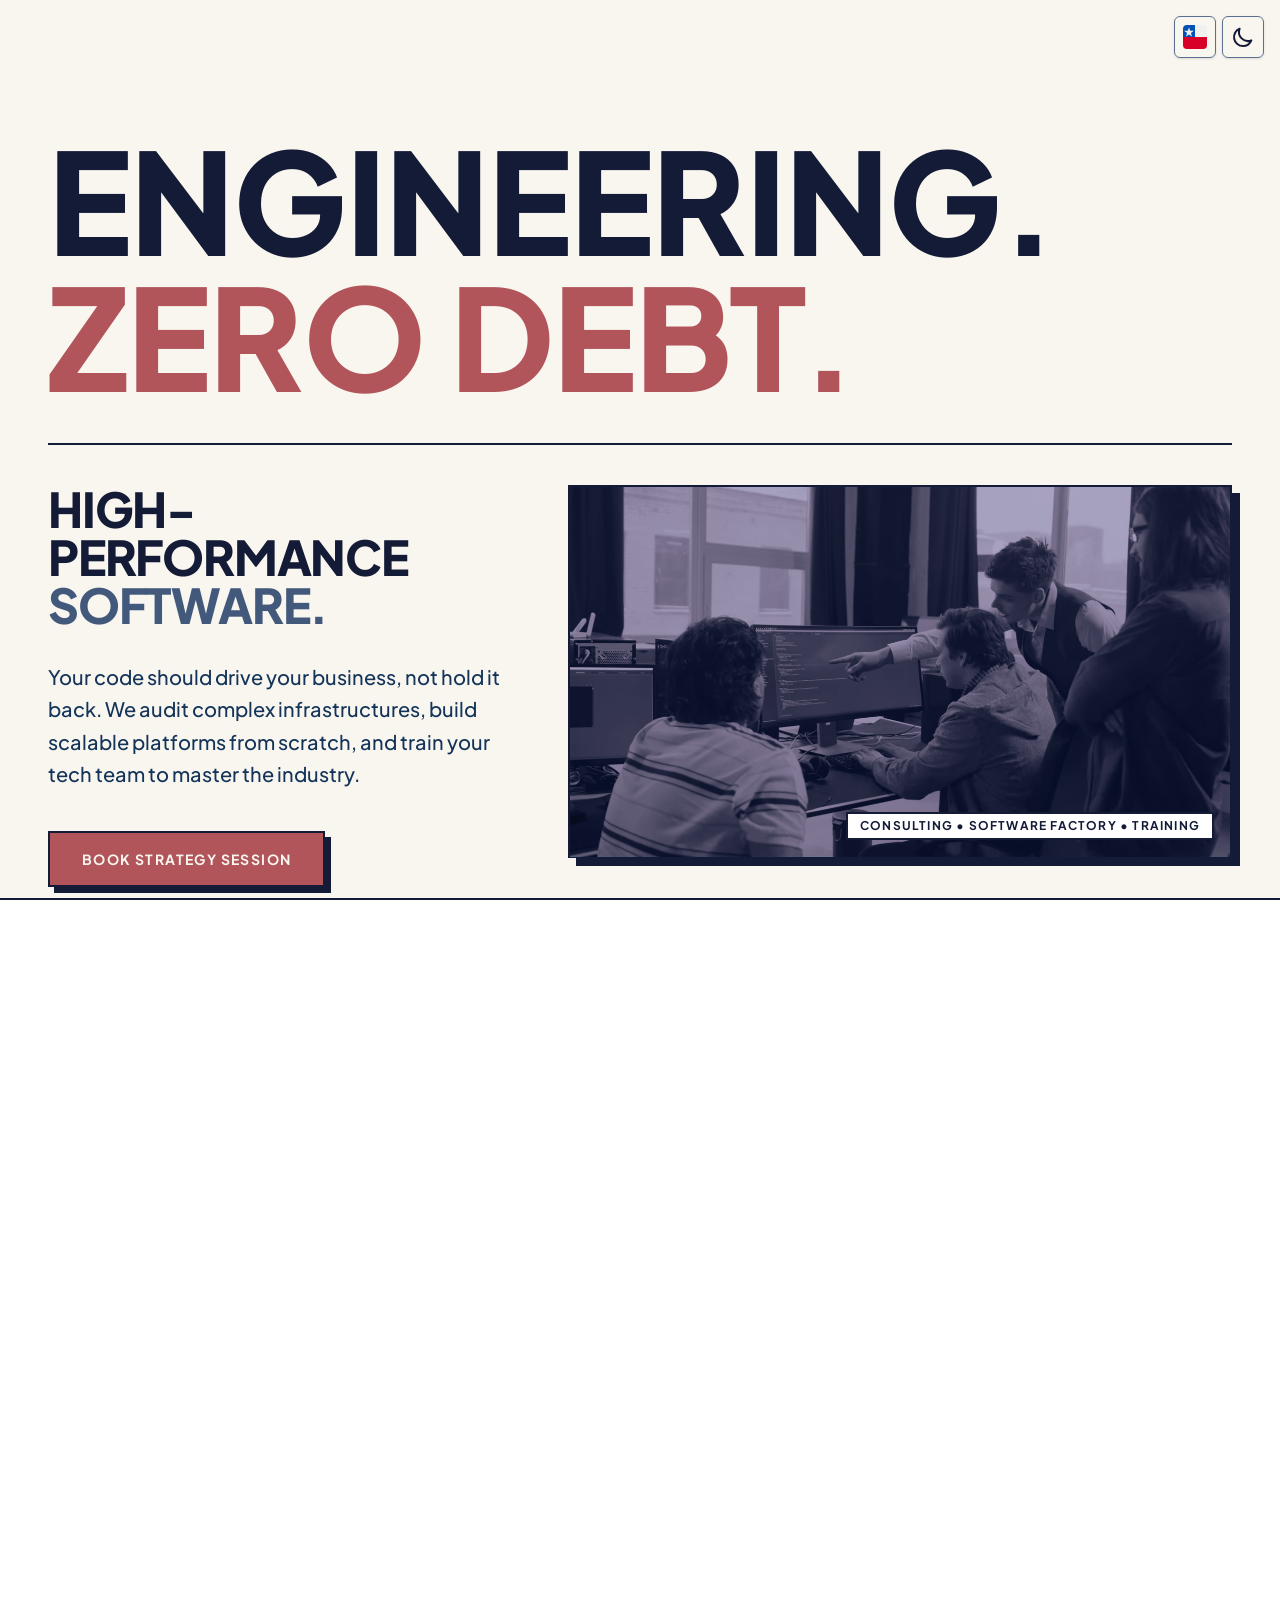
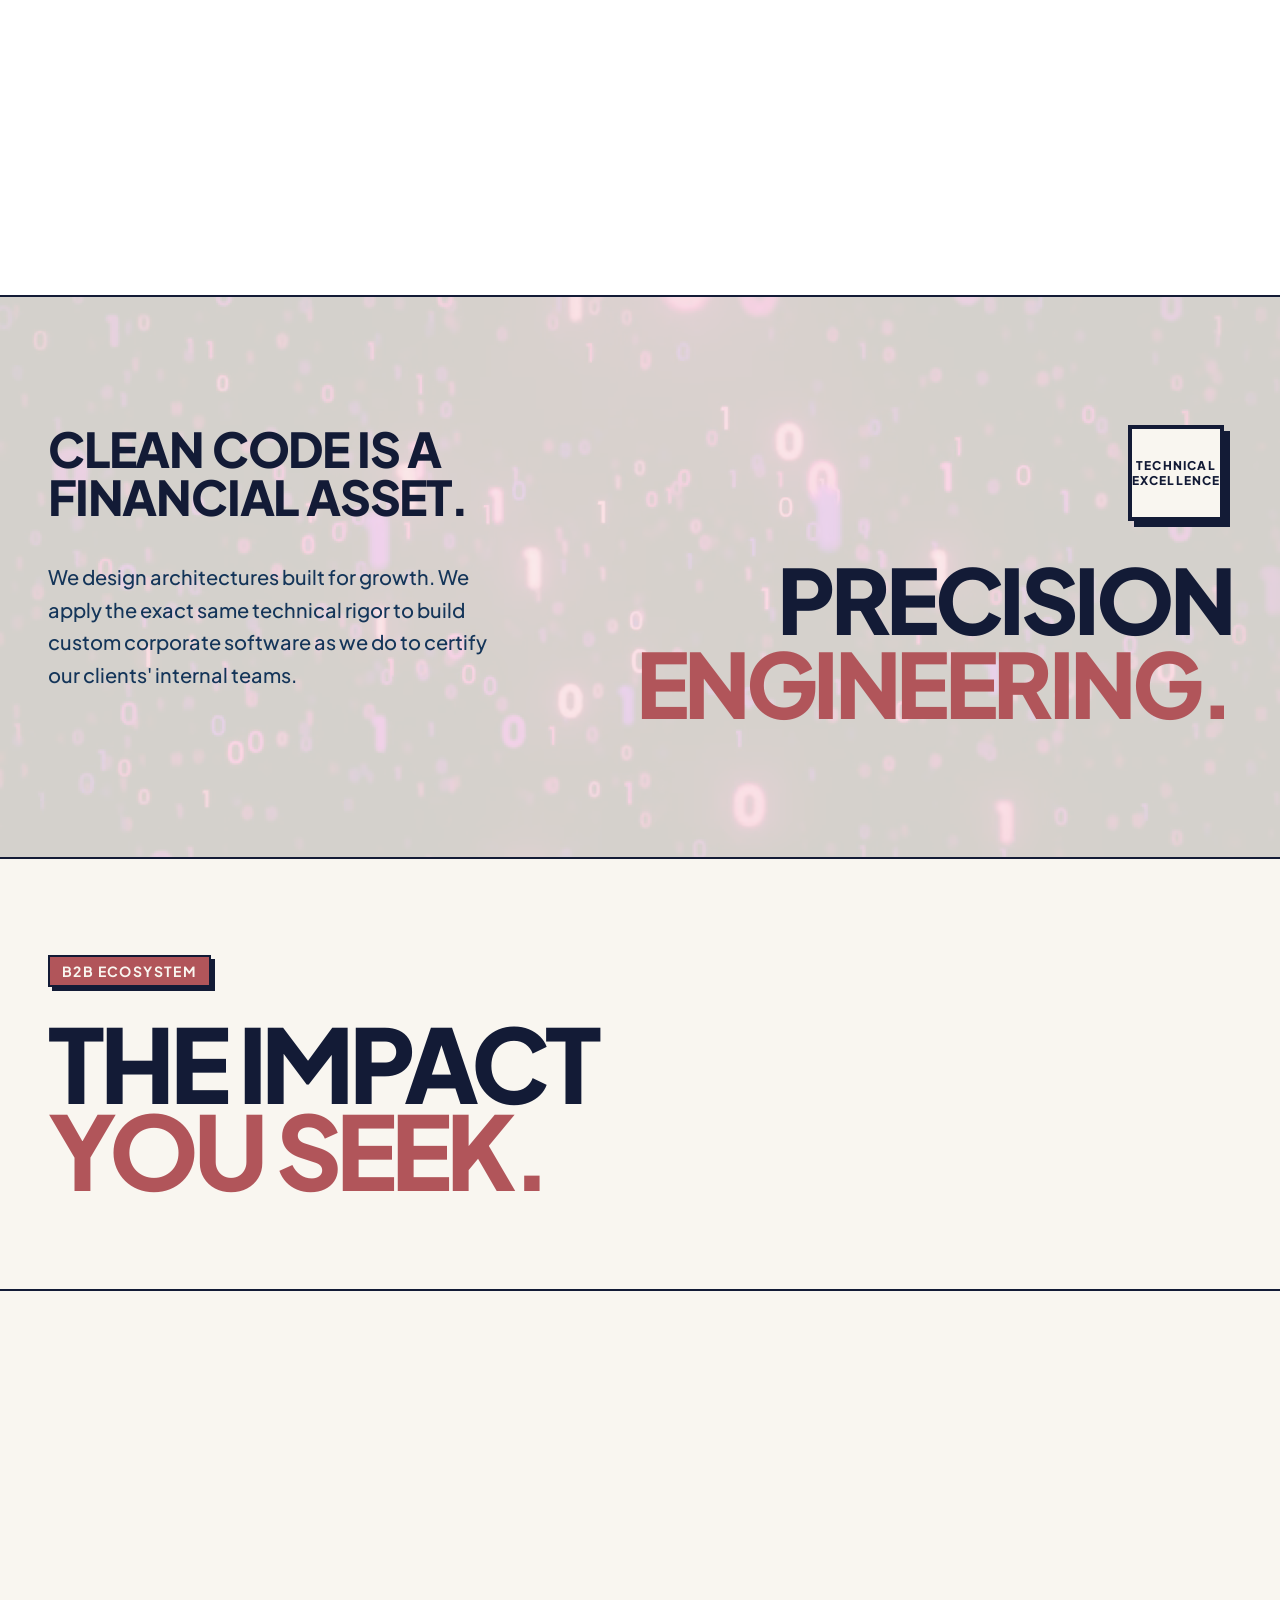
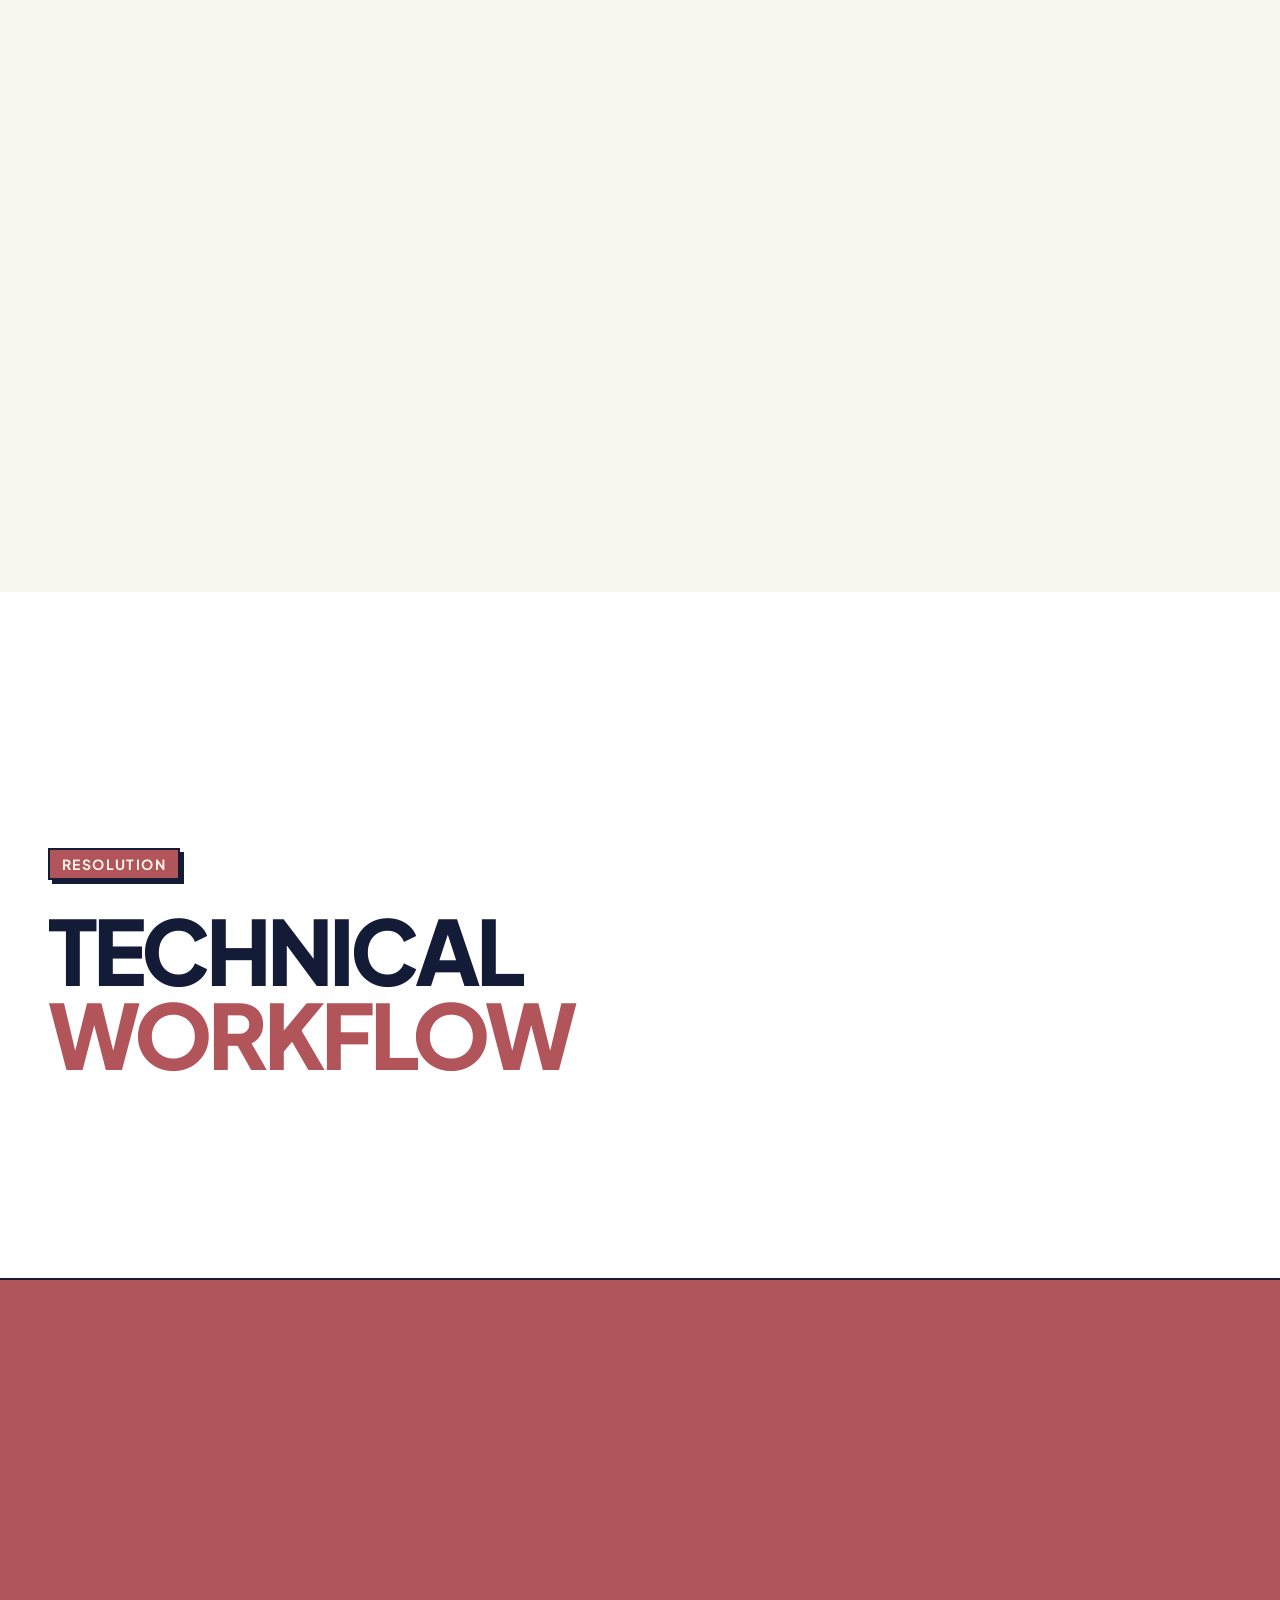
<file: en/index.html>
<!DOCTYPE html><html lang="en"><head><meta name="astro-view-transitions-enabled" content="true"><meta name="astro-view-transitions-fallback" content="animate"><script type="module" src="/_astro/ClientRouter.astro_astro_type_script_index_0_lang.CYDbzu1r.js"></script><meta charset="UTF-8"><meta name="viewport" content="width=device-width"><meta name="theme-color" content="#0f172a"><meta name="robots" content="index, follow"><meta name="author" content="MAC-C Training"><link rel="icon" type="image/png" media="(prefers-color-scheme: light)" href="/favicon-light.png"><link rel="icon" type="image/png" media="(prefers-color-scheme: dark)" href="/favicon-dark.png"><title>MAC-C Training | Consulting, Development &amp; Technical Training</title><meta name="description" content="Software architecture consulting and advanced technical training. We develop scalable digital products and train corporate teams in cutting-edge technological ecosystems."><meta name="keywords" content="mentoría, docencia, programación, ingeniería de software, desarrollo frontend, desarrollo móvil, ciencia de datos, inteligencia artificial, IA, base de datos, SQL, NoSQL, minería de datos, automatización, arquitectura cloud, bootcamps técnicos, deuda técnica, B2B, B2C"><link rel="canonical" href="https://macctraining.cl/en/"><meta property="og:type" content="website"><meta property="og:url" content="https://macctraining.cl/en/"><meta property="og:title" content="MAC-C Training | Consulting, Development &amp; Technical Training"><meta property="og:description" content="Software architecture consulting and advanced technical training. We develop scalable digital products and train corporate teams in cutting-edge technological ecosystems."><meta property="og:image" content="https://macctraining.cl/og-image-v2.jpg"><meta property="og:image:width" content="1200"><meta property="og:image:height" content="630"><meta property="og:image:type" content="image/jpeg"><meta name="twitter:card" content="summary_large_image"><meta name="twitter:url" content="https://macctraining.cl/en/"><meta name="twitter:title" content="MAC-C Training | Consulting, Development &amp; Technical Training"><meta name="twitter:description" content="Software architecture consulting and advanced technical training. We develop scalable digital products and train corporate teams in cutting-edge technological ecosystems."><meta name="twitter:image" content="https://macctraining.cl/og-image-v2.jpg"><link rel="preconnect" href="https://fonts.googleapis.com"><link rel="preconnect" href="https://fonts.gstatic.com" crossorigin><link href="https://fonts.googleapis.com/css2?family=Plus+Jakarta+Sans:wght@400;500;600;700;900&display=swap" rel="stylesheet" media="print" onload="this.media='all'"><noscript><link href="https://fonts.googleapis.com/css2?family=Plus+Jakarta+Sans:wght@400;500;600;700;900&display=swap" rel="stylesheet"></noscript><script>
            const initTheme = () => {
                const storedTheme = localStorage.getItem('theme');
                const activeTheme = storedTheme ?? 'light';

                document.documentElement.setAttribute('data-theme', activeTheme);

                if (activeTheme === 'dark') {
                    document.documentElement.classList.add('dark');
                } else {
                    document.documentElement.classList.remove('dark');
                }

                localStorage.setItem('theme', activeTheme);
            };

            initTheme();
            document.addEventListener('astro:after-swap', initTheme);
        </script><script type="text/partytown" src="https://www.googletagmanager.com/gtag/js?id=G-DK1DGZCL3Q" data-astro-transition-persist="ga-script"></script><script type="text/partytown" data-astro-transition-persist="ga-init">
            window.dataLayer = window.dataLayer || [];
            const gtag = (...args) => dataLayer.push(args);

            gtag('js', new Date());
            gtag('config', 'G-DK1DGZCL3Q');

            window.trackEvent = (eventName, params = {}) => gtag('event', eventName, params);
        </script><script data-astro-transition-persist="ga-pageview">
            document.addEventListener('astro:page-load', () => {
                if (window['dataLayer']) {
                    window['dataLayer'].push({
                        event: 'page_view',
                        page_path: window.location.pathname,
                        page_title: document.title,
                    });
                }
            });
        </script><style>.astro-route-announcer{clip:rect(0 0 0 0);clip-path:inset(50%);white-space:nowrap;width:1px;height:1px;position:absolute;top:0;left:0;overflow:hidden}@layer properties{@supports (((-webkit-hyphens:none)) and (not (margin-trim:inline))) or ((-moz-orient:inline) and (not (color:rgb(from red r g b)))){*,:before,:after,::backdrop{--tw-rotate-x:initial;--tw-rotate-y:initial;--tw-rotate-z:initial;--tw-skew-x:initial;--tw-skew-y:initial;--tw-border-style:solid;--tw-leading:initial;--tw-font-weight:initial;--tw-tracking:initial;--tw-shadow:0 0 #0000;--tw-shadow-color:initial;--tw-shadow-alpha:100%;--tw-inset-shadow:0 0 #0000;--tw-inset-shadow-color:initial;--tw-inset-shadow-alpha:100%;--tw-ring-color:initial;--tw-ring-shadow:0 0 #0000;--tw-inset-ring-color:initial;--tw-inset-ring-shadow:0 0 #0000;--tw-ring-inset:initial;--tw-ring-offset-width:0px;--tw-ring-offset-color:#fff;--tw-ring-offset-shadow:0 0 #0000;--tw-duration:initial;--tw-translate-x:0;--tw-translate-y:0;--tw-translate-z:0}}}@layer theme{:root,:host{--font-sans:-apple-system, BlinkMacSystemFont, "Segoe UI", Roboto, "Helvetica Neue", "Noto Sans", Arial, sans-serif, "Apple Color Emoji", "Segoe UI Emoji", "Segoe UI Symbol", "Noto Color Emoji";--font-mono:ui-monospace, SFMono-Regular, Menlo, Monaco, Consolas, "Liberation Mono", "Courier New", monospace;--color-rose-300:#db8384;--color-rose-500:#b1555a;--color-rose-900:#742d36;--color-white:#fff;--spacing:.25rem;--container-md:28rem;--container-lg:32rem;--container-xl:36rem;--container-2xl:42rem;--container-3xl:48rem;--container-5xl:64rem;--text-xs:.75rem;--text-xs--line-height:calc(1 / .75);--text-sm:.875rem;--text-sm--line-height:calc(1.25 / .875);--text-base:1rem;--text-base--line-height:calc(1.5 / 1);--text-lg:1.125rem;--text-lg--line-height:calc(1.75 / 1.125);--text-xl:1.25rem;--text-xl--line-height:calc(1.75 / 1.25);--text-2xl:1.5rem;--text-2xl--line-height:calc(2 / 1.5);--text-3xl:1.875rem;--text-3xl--line-height:calc(2.25 / 1.875);--text-4xl:2.25rem;--text-4xl--line-height:calc(2.5 / 2.25);--text-5xl:3rem;--text-5xl--line-height:1;--text-7xl:4.5rem;--text-7xl--line-height:1;--text-9xl:8rem;--text-9xl--line-height:1;--font-weight-medium:500;--font-weight-bold:700;--font-weight-black:900;--tracking-tighter:-.05em;--tracking-tight:-.025em;--tracking-wider:.05em;--tracking-widest:.1em;--leading-tight:1.25;--leading-snug:1.375;--leading-relaxed:1.625;--radius-sm:.25rem;--radius-md:.375rem;--aspect-video:16 / 9;--default-transition-duration:.15s;--default-transition-timing-function:cubic-bezier(.4, 0, .2, 1);--default-font-family:var(--font-sans);--default-mono-font-family:var(--font-mono);--color-navy-900:#131b36;--color-navy-800:#143559;--color-navy-600:#43597c;--color-navy-400:#5b6f90;--color-cream:#f9f6f0}}@layer base{*,:after,:before,::backdrop{box-sizing:border-box;border:0 solid;margin:0;padding:0}::file-selector-button{box-sizing:border-box;border:0 solid;margin:0;padding:0}html,:host{-webkit-text-size-adjust:100%;tab-size:4;line-height:1.5;font-family:var(--default-font-family,-apple-system, BlinkMacSystemFont, "Segoe UI", Roboto, "Helvetica Neue", "Noto Sans", Arial, sans-serif, "Apple Color Emoji", "Segoe UI Emoji", "Segoe UI Symbol", "Noto Color Emoji");font-feature-settings:var(--default-font-feature-settings,normal);font-variation-settings:var(--default-font-variation-settings,normal);-webkit-tap-highlight-color:transparent}hr{height:0;color:inherit;border-top-width:1px}abbr:where([title]){text-decoration:underline dotted}h1,h2,h3,h4,h5,h6{font-size:inherit;font-weight:inherit}a{color:inherit;-webkit-text-decoration:inherit;-webkit-text-decoration:inherit;-webkit-text-decoration:inherit;text-decoration:inherit}b,strong{font-weight:bolder}code,kbd,samp,pre{font-family:var(--default-mono-font-family,ui-monospace, SFMono-Regular, Menlo, Monaco, Consolas, "Liberation Mono", "Courier New", monospace);font-feature-settings:var(--default-mono-font-feature-settings,normal);font-variation-settings:var(--default-mono-font-variation-settings,normal);font-size:1em}small{font-size:80%}sub,sup{vertical-align:baseline;font-size:75%;line-height:0;position:relative}sub{bottom:-.25em}sup{top:-.5em}table{text-indent:0;border-color:inherit;border-collapse:collapse}:-moz-focusring:where(:not(iframe)){outline:auto}progress{vertical-align:baseline}summary{display:list-item}ol,ul,menu{list-style:none}img,svg,video,canvas,audio,iframe,embed,object{vertical-align:middle;display:block}img,video{max-width:100%;height:auto}button,input,select,optgroup,textarea{font:inherit;font-feature-settings:inherit;font-variation-settings:inherit;letter-spacing:inherit;color:inherit;opacity:1;background-color:#0000;border-radius:0}::file-selector-button{font:inherit;font-feature-settings:inherit;font-variation-settings:inherit;letter-spacing:inherit;color:inherit;opacity:1;background-color:#0000;border-radius:0}:where(select:is([multiple],[size])) optgroup{font-weight:bolder}:where(select:is([multiple],[size])) optgroup option{padding-inline-start:20px}::file-selector-button{margin-inline-end:4px}::placeholder{opacity:1}@supports (not ((-webkit-appearance:-apple-pay-button))) or (contain-intrinsic-size:1px){::placeholder{color:currentColor}@supports (color:color-mix(in lab, red, red)){::placeholder{color:color-mix(in oklab, currentcolor 50%, transparent)}}}textarea{resize:vertical}::-webkit-search-decoration{-webkit-appearance:none}::-webkit-date-and-time-value{min-height:1lh;text-align:inherit}::-webkit-datetime-edit{display:inline-flex}::-webkit-datetime-edit-fields-wrapper{padding:0}::-webkit-datetime-edit{padding-block:0}::-webkit-datetime-edit-year-field{padding-block:0}::-webkit-datetime-edit-month-field{padding-block:0}::-webkit-datetime-edit-day-field{padding-block:0}::-webkit-datetime-edit-hour-field{padding-block:0}::-webkit-datetime-edit-minute-field{padding-block:0}::-webkit-datetime-edit-second-field{padding-block:0}::-webkit-datetime-edit-millisecond-field{padding-block:0}::-webkit-datetime-edit-meridiem-field{padding-block:0}::-webkit-calendar-picker-indicator{line-height:1}:-moz-ui-invalid{box-shadow:none}button,input:where([type=button],[type=reset],[type=submit]){appearance:button}::file-selector-button{appearance:button}::-webkit-inner-spin-button{height:auto}::-webkit-outer-spin-button{height:auto}[hidden]:where(:not([hidden=until-found])){display:none!important}}@layer components;@layer utilities{.pointer-events-none{pointer-events:none}.absolute{position:absolute}.fixed{position:fixed}.relative{position:relative}.static{position:static}.inset-0{inset:0}.top-4{top:calc(var(--spacing) * 4)}.right-4{right:calc(var(--spacing) * 4)}.right-16{right:calc(var(--spacing) * 16)}.-bottom-1{bottom:calc(var(--spacing) * -1)}.bottom-4{bottom:calc(var(--spacing) * 4)}.left-0{left:0}.z-0{z-index:0}.z-10{z-index:10}.z-50{z-index:50}.order-1{order:1}.order-2{order:2}.m-0{margin:0}.mx-8{margin-inline:calc(var(--spacing) * 8)}.mx-auto{margin-inline:auto}.mt-2{margin-top:calc(var(--spacing) * 2)}.mt-auto{margin-top:auto}.mr-8{margin-right:calc(var(--spacing) * 8)}.mb-4{margin-bottom:calc(var(--spacing) * 4)}.mb-6{margin-bottom:calc(var(--spacing) * 6)}.mb-8{margin-bottom:calc(var(--spacing) * 8)}.mb-12{margin-bottom:calc(var(--spacing) * 12)}.block{display:block}.flex{display:flex}.grid{display:grid}.hidden{display:none}.inline-block{display:inline-block}.inline-flex{display:inline-flex}.aspect-video{aspect-ratio:var(--aspect-video)}.h-1{height:var(--spacing)}.h-4{height:calc(var(--spacing) * 4)}.h-5{height:calc(var(--spacing) * 5)}.h-6{height:calc(var(--spacing) * 6)}.h-8{height:calc(var(--spacing) * 8)}.h-10{height:calc(var(--spacing) * 10)}.h-16{height:calc(var(--spacing) * 16)}.h-24{height:calc(var(--spacing) * 24)}.h-full{height:100%}.min-h-screen{min-height:100vh}.w-0{width:0}.w-4{width:calc(var(--spacing) * 4)}.w-5{width:calc(var(--spacing) * 5)}.w-6{width:calc(var(--spacing) * 6)}.w-8{width:calc(var(--spacing) * 8)}.w-10{width:calc(var(--spacing) * 10)}.w-16{width:calc(var(--spacing) * 16)}.w-24{width:calc(var(--spacing) * 24)}.w-full{width:100%}.w-max{width:max-content}.max-w-2xl{max-width:var(--container-2xl)}.max-w-3xl{max-width:var(--container-3xl)}.max-w-5xl{max-width:var(--container-5xl)}.max-w-lg{max-width:var(--container-lg)}.max-w-md{max-width:var(--container-md)}.max-w-xl{max-width:var(--container-xl)}.flex-1{flex:1}.shrink-0{flex-shrink:0}.transform{transform:var(--tw-rotate-x,) var(--tw-rotate-y,) var(--tw-rotate-z,) var(--tw-skew-x,) var(--tw-skew-y,)}.cursor-pointer{cursor:pointer}.resize{resize:both}.grid-cols-1{grid-template-columns:repeat(1,minmax(0,1fr))}.grid-cols-4{grid-template-columns:repeat(4,minmax(0,1fr))}.flex-col{flex-direction:column}.flex-wrap{flex-wrap:wrap}.items-center{align-items:center}.items-start{align-items:flex-start}.justify-between{justify-content:space-between}.justify-center{justify-content:center}.justify-start{justify-content:flex-start}.gap-2{gap:calc(var(--spacing) * 2)}.gap-3{gap:calc(var(--spacing) * 3)}.gap-4{gap:calc(var(--spacing) * 4)}.gap-6{gap:calc(var(--spacing) * 6)}.gap-8{gap:calc(var(--spacing) * 8)}.gap-10{gap:calc(var(--spacing) * 10)}.gap-12{gap:calc(var(--spacing) * 12)}.overflow-hidden{overflow:hidden}.overflow-x-hidden{overflow-x:hidden}.rounded-md{border-radius:var(--radius-md)}.rounded-sm{border-radius:var(--radius-sm)}.border{border-style:var(--tw-border-style);border-width:1px}.border-2{border-style:var(--tw-border-style);border-width:2px}.border-4{border-style:var(--tw-border-style);border-width:4px}.border-x{border-inline-style:var(--tw-border-style);border-inline-width:1px}.border-t-2{border-top-style:var(--tw-border-style);border-top-width:2px}.border-t-4{border-top-style:var(--tw-border-style);border-top-width:4px}.border-b-2{border-bottom-style:var(--tw-border-style);border-bottom-width:2px}.border-b-8{border-bottom-style:var(--tw-border-style);border-bottom-width:8px}.border-cream\/20{border-color:#f9f6f033}@supports (color:color-mix(in lab, red, red)){.border-cream\/20{border-color:color-mix(in oklab, var(--color-cream) 20%, transparent)}}.border-navy-400{border-color:var(--color-navy-400)}.border-navy-900{border-color:var(--color-navy-900)}.border-navy-900\/20{border-color:#131b3633}@supports (color:color-mix(in lab, red, red)){.border-navy-900\/20{border-color:color-mix(in oklab, var(--color-navy-900) 20%, transparent)}}.border-navy-900\/40{border-color:#131b3666}@supports (color:color-mix(in lab, red, red)){.border-navy-900\/40{border-color:color-mix(in oklab, var(--color-navy-900) 40%, transparent)}}.border-rose-500{border-color:var(--color-rose-500)}.border-transparent{border-color:#0000}.bg-cream{background-color:var(--color-cream)}.bg-navy-900{background-color:var(--color-navy-900)}.bg-navy-900\/5{background-color:#131b360d}@supports (color:color-mix(in lab, red, red)){.bg-navy-900\/5{background-color:color-mix(in oklab, var(--color-navy-900) 5%, transparent)}}.bg-rose-500{background-color:var(--color-rose-500)}.bg-rose-500\/20{background-color:#b1555a33}@supports (color:color-mix(in lab, red, red)){.bg-rose-500\/20{background-color:color-mix(in oklab, var(--color-rose-500) 20%, transparent)}}.bg-white{background-color:var(--color-white)}.object-cover{object-fit:cover}.p-2{padding:calc(var(--spacing) * 2)}.p-6{padding:calc(var(--spacing) * 6)}.p-8{padding:calc(var(--spacing) * 8)}.px-2\.5{padding-inline:calc(var(--spacing) * 2.5)}.px-3{padding-inline:calc(var(--spacing) * 3)}.px-4{padding-inline:calc(var(--spacing) * 4)}.px-6{padding-inline:calc(var(--spacing) * 6)}.px-8{padding-inline:calc(var(--spacing) * 8)}.py-1{padding-block:var(--spacing)}.py-2{padding-block:calc(var(--spacing) * 2)}.py-4{padding-block:calc(var(--spacing) * 4)}.py-6{padding-block:calc(var(--spacing) * 6)}.py-8{padding-block:calc(var(--spacing) * 8)}.py-10{padding-block:calc(var(--spacing) * 10)}.py-16{padding-block:calc(var(--spacing) * 16)}.py-24{padding-block:calc(var(--spacing) * 24)}.pt-4{padding-top:calc(var(--spacing) * 4)}.pt-8{padding-top:calc(var(--spacing) * 8)}.pt-10{padding-top:calc(var(--spacing) * 10)}.pt-24{padding-top:calc(var(--spacing) * 24)}.pb-2{padding-bottom:calc(var(--spacing) * 2)}.pb-4{padding-bottom:calc(var(--spacing) * 4)}.text-center{text-align:center}.text-2xl{font-size:var(--text-2xl);line-height:var(--tw-leading,var(--text-2xl--line-height))}.text-3xl{font-size:var(--text-3xl);line-height:var(--tw-leading,var(--text-3xl--line-height))}.text-base{font-size:var(--text-base);line-height:var(--tw-leading,var(--text-base--line-height))}.text-lg{font-size:var(--text-lg);line-height:var(--tw-leading,var(--text-lg--line-height))}.text-sm{font-size:var(--text-sm);line-height:var(--tw-leading,var(--text-sm--line-height))}.text-xl{font-size:var(--text-xl);line-height:var(--tw-leading,var(--text-xl--line-height))}.text-xs{font-size:var(--text-xs);line-height:var(--tw-leading,var(--text-xs--line-height))}.text-\[0\.65rem\]{font-size:.65rem}.text-\[10vw\]{font-size:10vw}.text-\[11vw\]{font-size:11vw}.text-\[12vw\]{font-size:12vw}.text-\[13\.5vw\]{font-size:13.5vw}.text-\[14vw\]{font-size:14vw}.text-\[40vw\]{font-size:40vw}.leading-\[0\.85\]{--tw-leading:.85;line-height:.85}.leading-none{--tw-leading:1;line-height:1}.leading-relaxed{--tw-leading:var(--leading-relaxed);line-height:var(--leading-relaxed)}.leading-snug{--tw-leading:var(--leading-snug);line-height:var(--leading-snug)}.leading-tight{--tw-leading:var(--leading-tight);line-height:var(--leading-tight)}.font-black{--tw-font-weight:var(--font-weight-black);font-weight:var(--font-weight-black)}.font-bold{--tw-font-weight:var(--font-weight-bold);font-weight:var(--font-weight-bold)}.font-medium{--tw-font-weight:var(--font-weight-medium);font-weight:var(--font-weight-medium)}.tracking-tight{--tw-tracking:var(--tracking-tight);letter-spacing:var(--tracking-tight)}.tracking-tighter{--tw-tracking:var(--tracking-tighter);letter-spacing:var(--tracking-tighter)}.tracking-wider{--tw-tracking:var(--tracking-wider);letter-spacing:var(--tracking-wider)}.tracking-widest{--tw-tracking:var(--tracking-widest);letter-spacing:var(--tracking-widest)}.break-normal{overflow-wrap:normal;word-break:normal}.break-all{word-break:break-all}.hyphens-auto{-webkit-hyphens:auto;hyphens:auto}.hyphens-none{-webkit-hyphens:none;hyphens:none}.whitespace-nowrap{white-space:nowrap}.text-cream{color:var(--color-cream)}.text-navy-600{color:var(--color-navy-600)}.text-navy-800{color:var(--color-navy-800)}.text-navy-900{color:var(--color-navy-900)}.text-rose-500{color:var(--color-rose-500)}.uppercase{text-transform:uppercase}.antialiased{-webkit-font-smoothing:antialiased;-moz-osx-font-smoothing:grayscale}.opacity-10{opacity:.1}.opacity-15{opacity:.15}.opacity-70{opacity:.7}.mix-blend-luminosity{mix-blend-mode:luminosity}.mix-blend-overlay{mix-blend-mode:overlay}.shadow-\[4px_4px_0_0_\#131b36\]{--tw-shadow:4px 4px 0 0 var(--tw-shadow-color,#131b36);box-shadow:var(--tw-inset-shadow), var(--tw-inset-ring-shadow), var(--tw-ring-offset-shadow), var(--tw-ring-shadow), var(--tw-shadow)}.shadow-\[6px_6px_0_0_\#131b36\],.shadow-\[6px_6px_0_0_rgba\(19\,27\,54\,1\)\]{--tw-shadow:6px 6px 0 0 var(--tw-shadow-color,#131b36);box-shadow:var(--tw-inset-shadow), var(--tw-inset-ring-shadow), var(--tw-ring-offset-shadow), var(--tw-ring-shadow), var(--tw-shadow)}.shadow-\[8px_8px_0_0_\#131b36\]{--tw-shadow:8px 8px 0 0 var(--tw-shadow-color,#131b36);box-shadow:var(--tw-inset-shadow), var(--tw-inset-ring-shadow), var(--tw-ring-offset-shadow), var(--tw-ring-shadow), var(--tw-shadow)}.shadow-\[8px_8px_0_0_\#b1555a\]{--tw-shadow:8px 8px 0 0 var(--tw-shadow-color,#b1555a);box-shadow:var(--tw-inset-shadow), var(--tw-inset-ring-shadow), var(--tw-ring-offset-shadow), var(--tw-ring-shadow), var(--tw-shadow)}.shadow-\[12px_12px_0_0_\#131b36\]{--tw-shadow:12px 12px 0 0 var(--tw-shadow-color,#131b36);box-shadow:var(--tw-inset-shadow), var(--tw-inset-ring-shadow), var(--tw-ring-offset-shadow), var(--tw-ring-shadow), var(--tw-shadow)}.shadow-sm{--tw-shadow:0 1px 3px 0 var(--tw-shadow-color,#0000001a), 0 1px 2px -1px var(--tw-shadow-color,#0000001a);box-shadow:var(--tw-inset-shadow), var(--tw-inset-ring-shadow), var(--tw-ring-offset-shadow), var(--tw-ring-shadow), var(--tw-shadow)}.transition{transition-property:color,background-color,border-color,outline-color,text-decoration-color,fill,stroke,--tw-gradient-from,--tw-gradient-via,--tw-gradient-to,opacity,box-shadow,transform,translate,scale,rotate,filter,-webkit-backdrop-filter,backdrop-filter,display,content-visibility,overlay,pointer-events;transition-timing-function:var(--tw-ease,var(--default-transition-timing-function));transition-duration:var(--tw-duration,var(--default-transition-duration))}.transition-all{transition-property:all;transition-timing-function:var(--tw-ease,var(--default-transition-timing-function));transition-duration:var(--tw-duration,var(--default-transition-duration))}.transition-colors{transition-property:color,background-color,border-color,outline-color,text-decoration-color,fill,stroke,--tw-gradient-from,--tw-gradient-via,--tw-gradient-to;transition-timing-function:var(--tw-ease,var(--default-transition-timing-function));transition-duration:var(--tw-duration,var(--default-transition-duration))}.transition-transform{transition-property:transform,translate,scale,rotate;transition-timing-function:var(--tw-ease,var(--default-transition-timing-function));transition-duration:var(--tw-duration,var(--default-transition-duration))}.duration-300{--tw-duration:.3s;transition-duration:.3s}.outline-none{--tw-outline-style:none;outline-style:none}.group-open\:rotate-45:is(:where(.group):is([open],:popover-open,:open) *){rotate:45deg}.group-open\:border-navy-900\/10:is(:where(.group):is([open],:popover-open,:open) *){border-color:#131b361a}@supports (color:color-mix(in lab, red, red)){.group-open\:border-navy-900\/10:is(:where(.group):is([open],:popover-open,:open) *){border-color:color-mix(in oklab, var(--color-navy-900) 10%, transparent)}}@media (hover:hover){.group-hover\:w-full:is(:where(.group):hover *){width:100%}.group-hover\:translate-x-1:is(:where(.group):hover *){--tw-translate-x:var(--spacing);translate:var(--tw-translate-x) var(--tw-translate-y)}.group-hover\:border-cream:is(:where(.group):hover *){border-color:var(--color-cream)}.group-hover\:border-cream\/40:is(:where(.group):hover *){border-color:#f9f6f066}@supports (color:color-mix(in lab, red, red)){.group-hover\:border-cream\/40:is(:where(.group):hover *){border-color:color-mix(in oklab, var(--color-cream) 40%, transparent)}}.group-hover\:bg-cream\/10:is(:where(.group):hover *){background-color:#f9f6f01a}@supports (color:color-mix(in lab, red, red)){.group-hover\:bg-cream\/10:is(:where(.group):hover *){background-color:color-mix(in oklab, var(--color-cream) 10%, transparent)}}.group-hover\:text-cream:is(:where(.group):hover *){color:var(--color-cream)}.group-hover\:text-cream\/90:is(:where(.group):hover *){color:#f9f6f0e6}@supports (color:color-mix(in lab, red, red)){.group-hover\:text-cream\/90:is(:where(.group):hover *){color:color-mix(in oklab, var(--color-cream) 90%, transparent)}}}.selection\:bg-rose-500 ::selection,.selection\:bg-rose-500::selection{background-color:var(--color-rose-500)}.selection\:text-cream ::selection,.selection\:text-cream::selection{color:var(--color-cream)}.open\:translate-x-1:is([open],:popover-open,:open){--tw-translate-x:var(--spacing);translate:var(--tw-translate-x) var(--tw-translate-y)}.open\:translate-y-1:is([open],:popover-open,:open){--tw-translate-y:var(--spacing);translate:var(--tw-translate-x) var(--tw-translate-y)}.open\:shadow-\[4px_4px_0_0_\#131b36\]:is([open],:popover-open,:open){--tw-shadow:4px 4px 0 0 var(--tw-shadow-color,#131b36);box-shadow:var(--tw-inset-shadow), var(--tw-inset-ring-shadow), var(--tw-ring-offset-shadow), var(--tw-ring-shadow), var(--tw-shadow)}@media (hover:hover){.hover\:translate-x-1:hover{--tw-translate-x:var(--spacing);translate:var(--tw-translate-x) var(--tw-translate-y)}.hover\:translate-x-2:hover{--tw-translate-x:calc(var(--spacing) * 2);translate:var(--tw-translate-x) var(--tw-translate-y)}.hover\:translate-y-1:hover{--tw-translate-y:var(--spacing);translate:var(--tw-translate-x) var(--tw-translate-y)}.hover\:bg-navy-900:hover{background-color:var(--color-navy-900)}.hover\:bg-rose-300:hover{background-color:var(--color-rose-300)}.hover\:text-navy-900:hover{color:var(--color-navy-900)}.hover\:text-rose-500:hover{color:var(--color-rose-500)}.hover\:shadow-\[2px_2px_0_0_\#131b36\]:hover,.hover\:shadow-\[2px_2px_0_0_rgba\(19\,27\,54\,1\)\]:hover{--tw-shadow:2px 2px 0 0 var(--tw-shadow-color,#131b36);box-shadow:var(--tw-inset-shadow), var(--tw-inset-ring-shadow), var(--tw-ring-offset-shadow), var(--tw-ring-shadow), var(--tw-shadow)}}.focus-visible\:ring-4:focus-visible{--tw-ring-shadow:var(--tw-ring-inset,) 0 0 0 calc(4px + var(--tw-ring-offset-width)) var(--tw-ring-color,currentcolor);box-shadow:var(--tw-inset-shadow), var(--tw-inset-ring-shadow), var(--tw-ring-offset-shadow), var(--tw-ring-shadow), var(--tw-shadow)}.focus-visible\:ring-rose-500:focus-visible{--tw-ring-color:var(--color-rose-500)}.focus-visible\:ring-offset-2:focus-visible{--tw-ring-offset-width:2px;--tw-ring-offset-shadow:var(--tw-ring-inset,) 0 0 0 var(--tw-ring-offset-width) var(--tw-ring-offset-color)}.focus-visible\:ring-offset-cream:focus-visible{--tw-ring-offset-color:var(--color-cream)}@media (width>=40rem){.sm\:w-auto{width:auto}.sm\:flex-row{flex-direction:row}.sm\:p-10{padding:calc(var(--spacing) * 10)}.sm\:text-7xl{font-size:var(--text-7xl);line-height:var(--tw-leading,var(--text-7xl--line-height))}.sm\:text-base{font-size:var(--text-base);line-height:var(--tw-leading,var(--text-base--line-height))}.sm\:text-lg{font-size:var(--text-lg);line-height:var(--tw-leading,var(--text-lg--line-height))}.sm\:text-sm{font-size:var(--text-sm);line-height:var(--tw-leading,var(--text-sm--line-height))}.sm\:text-\[8vw\]{font-size:8vw}.sm\:text-\[9vw\]{font-size:9vw}.sm\:text-\[10vw\]{font-size:10vw}}@media (width>=48rem){.md\:h-6{height:calc(var(--spacing) * 6)}.md\:w-6{width:calc(var(--spacing) * 6)}.md\:grid-cols-12{grid-template-columns:repeat(12,minmax(0,1fr))}.md\:items-center{align-items:center}.md\:gap-6{gap:calc(var(--spacing) * 6)}.md\:gap-8{gap:calc(var(--spacing) * 8)}.md\:p-8{padding:calc(var(--spacing) * 8)}.md\:p-10{padding:calc(var(--spacing) * 10)}.md\:p-12{padding:calc(var(--spacing) * 12)}.md\:p-16{padding:calc(var(--spacing) * 16)}.md\:px-8{padding-inline:calc(var(--spacing) * 8)}.md\:px-10{padding-inline:calc(var(--spacing) * 10)}.md\:py-6{padding-block:calc(var(--spacing) * 6)}.md\:py-16{padding-block:calc(var(--spacing) * 16)}.md\:py-24{padding-block:calc(var(--spacing) * 24)}.md\:pt-6{padding-top:calc(var(--spacing) * 6)}.md\:pb-4{padding-bottom:calc(var(--spacing) * 4)}.md\:text-2xl{font-size:var(--text-2xl);line-height:var(--tw-leading,var(--text-2xl--line-height))}.md\:text-3xl{font-size:var(--text-3xl);line-height:var(--tw-leading,var(--text-3xl--line-height))}.md\:text-4xl{font-size:var(--text-4xl);line-height:var(--tw-leading,var(--text-4xl--line-height))}.md\:text-5xl{font-size:var(--text-5xl);line-height:var(--tw-leading,var(--text-5xl--line-height))}.md\:text-base{font-size:var(--text-base);line-height:var(--tw-leading,var(--text-base--line-height))}.md\:text-lg{font-size:var(--text-lg);line-height:var(--tw-leading,var(--text-lg--line-height))}.md\:text-sm{font-size:var(--text-sm);line-height:var(--tw-leading,var(--text-sm--line-height))}.md\:text-xl{font-size:var(--text-xl);line-height:var(--tw-leading,var(--text-xl--line-height))}.md\:text-xs{font-size:var(--text-xs);line-height:var(--tw-leading,var(--text-xs--line-height))}.md\:text-\[11vw\]{font-size:11vw}.md\:text-\[30vw\]{font-size:30vw}}@media (width>=64rem){.lg\:sticky{position:sticky}.lg\:top-32{top:calc(var(--spacing) * 32)}.lg\:order-1{order:1}.lg\:order-2{order:2}.lg\:col-span-2{grid-column:span 2/span 2}.lg\:col-span-5{grid-column:span 5/span 5}.lg\:col-span-7{grid-column:span 7/span 7}.lg\:mr-2{margin-right:calc(var(--spacing) * 2)}.lg\:flex{display:flex}.lg\:w-1\/3{width:33.3333%}.lg\:w-24{width:calc(var(--spacing) * 24)}.lg\:grid-cols-4{grid-template-columns:repeat(4,minmax(0,1fr))}.lg\:grid-cols-12{grid-template-columns:repeat(12,minmax(0,1fr))}.lg\:flex-row{flex-direction:row}.lg\:items-center{align-items:center}.lg\:items-end{align-items:flex-end}.lg\:gap-12{gap:calc(var(--spacing) * 12)}.lg\:gap-16{gap:calc(var(--spacing) * 16)}.lg\:border-t-0{border-top-style:var(--tw-border-style);border-top-width:0}.lg\:border-r-2{border-right-style:var(--tw-border-style);border-right-width:2px}.lg\:border-b-0{border-bottom-style:var(--tw-border-style);border-bottom-width:0}.lg\:p-24{padding:calc(var(--spacing) * 24)}.lg\:py-32{padding-block:calc(var(--spacing) * 32)}.lg\:pt-0{padding-top:0}.lg\:pt-4{padding-top:calc(var(--spacing) * 4)}.lg\:pt-32{padding-top:calc(var(--spacing) * 32)}.lg\:text-right{text-align:right}.lg\:text-9xl{font-size:var(--text-9xl);line-height:var(--tw-leading,var(--text-9xl--line-height))}.lg\:text-\[4vw\]{font-size:4vw}.lg\:text-\[6\.5vw\]{font-size:6.5vw}.lg\:text-\[7vw\]{font-size:7vw}.lg\:text-\[8vw\]{font-size:8vw}}@media (width>=80rem){.xl\:px-12{padding-inline:calc(var(--spacing) * 12)}.xl\:text-\[7vw\]{font-size:7vw}}.dark\:border-cream:where([data-theme=dark],[data-theme=dark] *){border-color:var(--color-cream)}.dark\:border-navy-900\/20:where([data-theme=dark],[data-theme=dark] *){border-color:#131b3633}@supports (color:color-mix(in lab, red, red)){.dark\:border-navy-900\/20:where([data-theme=dark],[data-theme=dark] *){border-color:color-mix(in oklab, var(--color-navy-900) 20%, transparent)}}.dark\:border-rose-300:where([data-theme=dark],[data-theme=dark] *){border-color:var(--color-rose-300)}.dark\:border-rose-300\/20:where([data-theme=dark],[data-theme=dark] *){border-color:#db838433}@supports (color:color-mix(in lab, red, red)){.dark\:border-rose-300\/20:where([data-theme=dark],[data-theme=dark] *){border-color:color-mix(in oklab, var(--color-rose-300) 20%, transparent)}}.dark\:border-rose-300\/40:where([data-theme=dark],[data-theme=dark] *){border-color:#db838466}@supports (color:color-mix(in lab, red, red)){.dark\:border-rose-300\/40:where([data-theme=dark],[data-theme=dark] *){border-color:color-mix(in oklab, var(--color-rose-300) 40%, transparent)}}.dark\:border-rose-500:where([data-theme=dark],[data-theme=dark] *){border-color:var(--color-rose-500)}.dark\:bg-cream:where([data-theme=dark],[data-theme=dark] *){background-color:var(--color-cream)}.dark\:bg-navy-800:where([data-theme=dark],[data-theme=dark] *){background-color:var(--color-navy-800)}.dark\:bg-navy-900:where([data-theme=dark],[data-theme=dark] *){background-color:var(--color-navy-900)}.dark\:bg-rose-300\/5:where([data-theme=dark],[data-theme=dark] *){background-color:#db83840d}@supports (color:color-mix(in lab, red, red)){.dark\:bg-rose-300\/5:where([data-theme=dark],[data-theme=dark] *){background-color:color-mix(in oklab, var(--color-rose-300) 5%, transparent)}}.dark\:bg-rose-500:where([data-theme=dark],[data-theme=dark] *){background-color:var(--color-rose-500)}.dark\:bg-rose-900\/40:where([data-theme=dark],[data-theme=dark] *){background-color:#742d3666}@supports (color:color-mix(in lab, red, red)){.dark\:bg-rose-900\/40:where([data-theme=dark],[data-theme=dark] *){background-color:color-mix(in oklab, var(--color-rose-900) 40%, transparent)}}.dark\:text-cream:where([data-theme=dark],[data-theme=dark] *){color:var(--color-cream)}.dark\:text-cream\/50:where([data-theme=dark],[data-theme=dark] *){color:#f9f6f080}@supports (color:color-mix(in lab, red, red)){.dark\:text-cream\/50:where([data-theme=dark],[data-theme=dark] *){color:color-mix(in oklab, var(--color-cream) 50%, transparent)}}.dark\:text-cream\/90:where([data-theme=dark],[data-theme=dark] *){color:#f9f6f0e6}@supports (color:color-mix(in lab, red, red)){.dark\:text-cream\/90:where([data-theme=dark],[data-theme=dark] *){color:color-mix(in oklab, var(--color-cream) 90%, transparent)}}.dark\:text-navy-900:where([data-theme=dark],[data-theme=dark] *){color:var(--color-navy-900)}.dark\:text-rose-300:where([data-theme=dark],[data-theme=dark] *){color:var(--color-rose-300)}.dark\:opacity-20:where([data-theme=dark],[data-theme=dark] *){opacity:.2}.dark\:opacity-50:where([data-theme=dark],[data-theme=dark] *){opacity:.5}.dark\:shadow-\[4px_4px_0_0_\#db8384\]:where([data-theme=dark],[data-theme=dark] *){--tw-shadow:4px 4px 0 0 var(--tw-shadow-color,#db8384);box-shadow:var(--tw-inset-shadow), var(--tw-inset-ring-shadow), var(--tw-ring-offset-shadow), var(--tw-ring-shadow), var(--tw-shadow)}.dark\:shadow-\[6px_6px_0_0_\#db8384\]:where([data-theme=dark],[data-theme=dark] *),.dark\:shadow-\[6px_6px_0_0_rgba\(219\,131\,132\,1\)\]:where([data-theme=dark],[data-theme=dark] *){--tw-shadow:6px 6px 0 0 var(--tw-shadow-color,#db8384);box-shadow:var(--tw-inset-shadow), var(--tw-inset-ring-shadow), var(--tw-ring-offset-shadow), var(--tw-ring-shadow), var(--tw-shadow)}.dark\:shadow-\[8px_8px_0_0_\#db8384\]:where([data-theme=dark],[data-theme=dark] *){--tw-shadow:8px 8px 0 0 var(--tw-shadow-color,#db8384);box-shadow:var(--tw-inset-shadow), var(--tw-inset-ring-shadow), var(--tw-ring-offset-shadow), var(--tw-ring-shadow), var(--tw-shadow)}.dark\:shadow-\[8px_8px_0_0_\#f9f6f0\]:where([data-theme=dark],[data-theme=dark] *){--tw-shadow:8px 8px 0 0 var(--tw-shadow-color,#f9f6f0);box-shadow:var(--tw-inset-shadow), var(--tw-inset-ring-shadow), var(--tw-ring-offset-shadow), var(--tw-ring-shadow), var(--tw-shadow)}.dark\:shadow-\[12px_12px_0_0_\#db8384\]:where([data-theme=dark],[data-theme=dark] *){--tw-shadow:12px 12px 0 0 var(--tw-shadow-color,#db8384);box-shadow:var(--tw-inset-shadow), var(--tw-inset-ring-shadow), var(--tw-ring-offset-shadow), var(--tw-ring-shadow), var(--tw-shadow)}.dark\:group-open\:border-rose-300\/10:where([data-theme=dark],[data-theme=dark] *):is(:where(.group):is([open],:popover-open,:open) *){border-color:#db83841a}@supports (color:color-mix(in lab, red, red)){.dark\:group-open\:border-rose-300\/10:where([data-theme=dark],[data-theme=dark] *):is(:where(.group):is([open],:popover-open,:open) *){border-color:color-mix(in oklab, var(--color-rose-300) 10%, transparent)}}@media (hover:hover){.dark\:group-hover\:border-navy-900:where([data-theme=dark],[data-theme=dark] *):is(:where(.group):hover *){border-color:var(--color-navy-900)}.dark\:group-hover\:border-navy-900\/40:where([data-theme=dark],[data-theme=dark] *):is(:where(.group):hover *){border-color:#131b3666}@supports (color:color-mix(in lab, red, red)){.dark\:group-hover\:border-navy-900\/40:where([data-theme=dark],[data-theme=dark] *):is(:where(.group):hover *){border-color:color-mix(in oklab, var(--color-navy-900) 40%, transparent)}}.dark\:group-hover\:bg-navy-900\/10:where([data-theme=dark],[data-theme=dark] *):is(:where(.group):hover *){background-color:#131b361a}@supports (color:color-mix(in lab, red, red)){.dark\:group-hover\:bg-navy-900\/10:where([data-theme=dark],[data-theme=dark] *):is(:where(.group):hover *){background-color:color-mix(in oklab, var(--color-navy-900) 10%, transparent)}}.dark\:group-hover\:text-navy-900:where([data-theme=dark],[data-theme=dark] *):is(:where(.group):hover *){color:var(--color-navy-900)}.dark\:group-hover\:text-navy-900\/90:where([data-theme=dark],[data-theme=dark] *):is(:where(.group):hover *){color:#131b36e6}@supports (color:color-mix(in lab, red, red)){.dark\:group-hover\:text-navy-900\/90:where([data-theme=dark],[data-theme=dark] *):is(:where(.group):hover *){color:color-mix(in oklab, var(--color-navy-900) 90%, transparent)}}}.dark\:open\:shadow-\[4px_4px_0_0_\#db8384\]:where([data-theme=dark],[data-theme=dark] *):is([open],:popover-open,:open){--tw-shadow:4px 4px 0 0 var(--tw-shadow-color,#db8384);box-shadow:var(--tw-inset-shadow), var(--tw-inset-ring-shadow), var(--tw-ring-offset-shadow), var(--tw-ring-shadow), var(--tw-shadow)}@media (hover:hover){.dark\:hover\:bg-rose-500:where([data-theme=dark],[data-theme=dark] *):hover{background-color:var(--color-rose-500)}.dark\:hover\:text-cream:where([data-theme=dark],[data-theme=dark] *):hover{color:var(--color-cream)}.dark\:hover\:shadow-\[2px_2px_0_0_\#db8384\]:where([data-theme=dark],[data-theme=dark] *):hover,.dark\:hover\:shadow-\[2px_2px_0_0_rgba\(219\,131\,132\,1\)\]:where([data-theme=dark],[data-theme=dark] *):hover{--tw-shadow:2px 2px 0 0 var(--tw-shadow-color,#db8384);box-shadow:var(--tw-inset-shadow), var(--tw-inset-ring-shadow), var(--tw-ring-offset-shadow), var(--tw-ring-shadow), var(--tw-shadow)}}.dark\:focus-visible\:ring-offset-navy-900:where([data-theme=dark],[data-theme=dark] *):focus-visible{--tw-ring-offset-color:var(--color-navy-900)}.\[\&_summary\:\:-webkit-details-marker\]\:hidden summary::-webkit-details-marker{display:none}}html{scroll-behavior:smooth}body{background-color:var(--color-cream);color:var(--color-navy-900);transition-property:color,background-color,border-color,outline-color,text-decoration-color,fill,stroke,--tw-gradient-from,--tw-gradient-via,--tw-gradient-to;transition-timing-function:var(--tw-ease,var(--default-transition-timing-function));transition-duration:var(--tw-duration,var(--default-transition-duration));--tw-duration:.3s;font-family:Plus Jakarta Sans,sans-serif;transition-duration:.3s;overflow-x:hidden}body:where([data-theme=dark],[data-theme=dark] *){background-color:var(--color-navy-900);color:var(--color-cream)}section[id]{scroll-margin-top:-2rem}@keyframes marquee{0%{transform:translate(0%)}to{transform:translate(-50%)}}.animate-marquee{width:max-content;animation:10s linear infinite marquee;display:flex}.solid-border{border-style:var(--tw-border-style);border-width:2px;border-color:var(--color-navy-900)}.solid-border:where([data-theme=dark],[data-theme=dark] *){border-color:var(--color-rose-300)}@property --tw-rotate-x{syntax:"*";inherits:false}@property --tw-rotate-y{syntax:"*";inherits:false}@property --tw-rotate-z{syntax:"*";inherits:false}@property --tw-skew-x{syntax:"*";inherits:false}@property --tw-skew-y{syntax:"*";inherits:false}@property --tw-border-style{syntax:"*";inherits:false;initial-value:solid}@property --tw-leading{syntax:"*";inherits:false}@property --tw-font-weight{syntax:"*";inherits:false}@property --tw-tracking{syntax:"*";inherits:false}@property --tw-shadow{syntax:"*";inherits:false;initial-value:0 0 #0000}@property --tw-shadow-color{syntax:"*";inherits:false}@property --tw-shadow-alpha{syntax:"<percentage>";inherits:false;initial-value:100%}@property --tw-inset-shadow{syntax:"*";inherits:false;initial-value:0 0 #0000}@property --tw-inset-shadow-color{syntax:"*";inherits:false}@property --tw-inset-shadow-alpha{syntax:"<percentage>";inherits:false;initial-value:100%}@property --tw-ring-color{syntax:"*";inherits:false}@property --tw-ring-shadow{syntax:"*";inherits:false;initial-value:0 0 #0000}@property --tw-inset-ring-color{syntax:"*";inherits:false}@property --tw-inset-ring-shadow{syntax:"*";inherits:false;initial-value:0 0 #0000}@property --tw-ring-inset{syntax:"*";inherits:false}@property --tw-ring-offset-width{syntax:"<length>";inherits:false;initial-value:0}@property --tw-ring-offset-color{syntax:"*";inherits:false;initial-value:#fff}@property --tw-ring-offset-shadow{syntax:"*";inherits:false;initial-value:0 0 #0000}@property --tw-duration{syntax:"*";inherits:false}@property --tw-translate-x{syntax:"*";inherits:false;initial-value:0}@property --tw-translate-y{syntax:"*";inherits:false;initial-value:0}@property --tw-translate-z{syntax:"*";inherits:false;initial-value:0}
details[data-astro-cid-4chapdkw]::details-content{height:0;transition:height .3s,content-visibility .3s;overflow:clip}details[data-astro-cid-4chapdkw][open]::details-content{height:auto}
</style><script>!(function(w,p,f,c){if(!window.crossOriginIsolated && !navigator.serviceWorker) return;c=w[p]=Object.assign(w[p]||{},{"lib":"/~partytown/","debug":false});c[f]=(c[f]||[]).concat(["dataLayer.push","trackEvent"])})(window,'partytown','forward');/* Partytown 0.14.4 - MIT QwikDev */
!function(){const t=(t,e,r)=>{var n;if(void 0===(r=globalThis)._pttt){r._pttt=null;try{r._pttt=(null===(n=r.trustedTypes)||void 0===n?void 0:n.createPolicy("partytown",{createHTML:t=>t,createScript:t=>t,createScriptURL:t=>t}))||null}catch(t){}}return r._pttt?r._pttt[t](e):e},e={preserveBehavior:!1},r=t=>{if("string"==typeof t)return[t,e];const[r,n=e]=t;return[r,{...e,...n}]},n=Object.freeze((t=>{const e=new Set;let r=[];do{Object.getOwnPropertyNames(r).forEach((t=>{"function"==typeof r[t]&&e.add(t)}))}while((r=Object.getPrototypeOf(r))!==Object.prototype);return Array.from(e)})());!function(e,o,i,a,c,l,s,p,d,u,y=e,f){function h(){f||(f=1,"/"==(s=(l.lib||"/~partytown/")+(l.debug?"debug/":""))[0]&&(d=o.querySelectorAll('script[type="text/partytown"]'),a!=e&&function(){try{return!!a.dispatchEvent}catch(t){return!1}}()?a.dispatchEvent(new CustomEvent("pt1",{detail:e})):(0!=(null==l?void 0:l.fallbackTimeout)&&(p=setTimeout(w,(null==l?void 0:l.fallbackTimeout)||1e4),o.addEventListener("pt0",m)),c?v(1):i.serviceWorker?i.serviceWorker.register(t("createScriptURL",s+(l.swPath||"partytown-sw.js")),{scope:s}).then((function(t){t.active?v():t.installing&&t.installing.addEventListener("statechange",(function(t){"activated"==t.target.state&&v()}))}),(function(t){console.error(t),w()})):w())))}function v(r){u=o.createElement(r?"script":"iframe"),e._pttab=Date.now(),r||(u.style.display="block",u.style.width="0",u.style.height="0",u.style.border="0",u.style.visibility="hidden",u.setAttribute("aria-hidden",!0)),u.src=r?t("createScriptURL",s+"partytown-atomics.js?v=0.14.4"):s+"partytown-sandbox-sw.html?"+e._pttab,o.querySelector(l.sandboxParent||"body").appendChild(u)}function w(t,n){for(m(),a==e&&(l.forward||[]).map((function(t){const[n]=r(t);delete e[n.split(".")[0]]})),d=o.querySelectorAll('script[type="text/partytown"]'),t=0;t<d.length;t++)b(d[t]);"undefined"!=typeof MutationObserver&&new MutationObserver((function(t){t.map((function(t){for(var e=0;e<t.addedNodes.length;e++){var r=t.addedNodes[e];1==r.nodeType&&("SCRIPT"==r.nodeName&&"text/partytown"==r.type?b(r):r.querySelectorAll&&r.querySelectorAll('script[type="text/partytown"]').forEach(b))}}))})).observe(o.documentElement,{childList:!0,subtree:!0}),u&&u.parentNode.removeChild(u)}function b(e,r){r=o.createElement("script"),e.src?r.src=t("createScriptURL",e.src):r.innerHTML=t("createHTML",e.innerHTML),r.nonce=l.nonce,e.type+="-x",o.head.appendChild(r)}function m(){clearTimeout(p)}l=e.partytown||{},a==e&&(l.forward||[]).map((function(t){const[o,{preserveBehavior:i}]=r(t);y=e,o.split(".").map((function(t,r,o){var a;y=y[o[r]]=r+1<o.length?y[o[r]]||(a=o[r+1],n.includes(a)?[]:{}):(()=>{let t=null;if(i){const{methodOrProperty:r,thisObject:n}=((t,e)=>{let r=t;for(let t=0;t<e.length-1;t+=1)r=r[e[t]];return{thisObject:r,methodOrProperty:e.length>0?r[e[e.length-1]]:void 0}})(e,o);"function"==typeof r&&(t=(...t)=>r.apply(n,...t))}return"push"==o[r]&&Array.isArray(y)&&y.map((function(t){(e._ptf=e._ptf||[]).push(o,[t])})),function(){let r;return t&&(r=t(arguments)),(e._ptf=e._ptf||[]).push(o,arguments),r}})()}))})),"complete"==o.readyState?h():(e.addEventListener("DOMContentLoaded",h),e.addEventListener("load",h))}(window,document,navigator,top,window.crossOriginIsolated)}();;(e=>{e.addEventListener("astro:before-swap",e=>{let r=document.body.querySelector("iframe[src*='/~partytown/']");if(r)e.newDocument.body.append(r)})})(document);</script></head><body class="antialiased selection:bg-rose-500 selection:text-cream overflow-x-hidden"><a href="/" class="fixed top-4 right-16 z-50 p-2 rounded-md bg-surface-color border border-navy-400 text-text-color shadow-sm cursor-pointer transition-colors duration-300 hover:bg-rose-300 hover:text-navy-900" aria-label="Cambiar idioma a es" title="Cambiar a Español"><svg class="w-6 h-6 rounded-sm overflow-hidden" xmlns="http://www.w3.org/2000/svg" viewBox="0 0 64 64"><path fill="#f0f0f0" d="M32 0h32v32H32z"></path><path fill="#d80027" d="M0 32h64v32H0z"></path><path fill="#0052b4" d="M0 0h32v32H0z"></path><polygon fill="#f0f0f0" points="16,6 19.1,15.5 29.1,15.5 21,21.4 24.1,30.9 16,25 7.9,30.9 11,21.4 2.9,15.5 12.9,15.5"></polygon></svg></a><button id="theme-toggle" class="fixed top-4 right-4 z-50 p-2 rounded-md bg-surface-color border border-navy-400 text-text-color shadow-sm cursor-pointer transition-colors duration-300 hover:bg-rose-300 hover:text-navy-900" aria-label="Toggle Dark Mode"><svg class="w-6 h-6 dark-icon hidden" fill="none" stroke="currentColor" viewBox="0 0 24 24" xmlns="http://www.w3.org/2000/svg"><path stroke-linecap="round" stroke-linejoin="round" stroke-width="2" d="M20.354 15.354A9 9 0 018.646 3.646 9.003 9.003 0 0012 21a9.003 9.003 0 008.354-5.646z"></path></svg><svg class="w-6 h-6 light-icon hidden" fill="none" stroke="currentColor" viewBox="0 0 24 24" xmlns="http://www.w3.org/2000/svg"><path stroke-linecap="round" stroke-linejoin="round" stroke-width="2" d="M12 3v1m0 16v1m9-9h-1M4 12H3m15.364 6.364l-.707-.707M6.343 6.343l-.707-.707m12.728 0l-.707.707M6.343 17.657l-.707.707M16 12a4 4 0 11-8 0 4 4 0 018 0z"></path></svg></button><script type="module">document.addEventListener(`astro:page-load`,()=>{let e=document.getElementById(`theme-toggle`),t=document.querySelector(`.dark-icon`),n=document.querySelector(`.light-icon`);if(!e||!t||!n)return;let r=e=>{e===`dark`?(t.classList.add(`hidden`),n.classList.remove(`hidden`)):(n.classList.add(`hidden`),t.classList.remove(`hidden`))};r(document.documentElement.getAttribute(`data-theme`)),e.addEventListener(`click`,()=>{let e=document.documentElement,t=e.getAttribute(`data-theme`)===`dark`?`light`:`dark`;e.setAttribute(`data-theme`,t),localStorage.setItem(`theme`,t),r(t)})});</script><main><section class="relative w-full min-h-screen bg-cream dark:bg-navy-900 border-b-2 border-navy-900 dark:border-rose-300 pt-24 lg:pt-32 flex flex-col justify-center overflow-hidden transition-colors duration-300"><div class="px-4 md:px-8 xl:px-12 w-full flex-1 flex flex-col justify-center"><header class="w-full mb-8"><h1 class="font-black uppercase tracking-tighter leading-[0.85] text-navy-900 dark:text-cream m-0 flex flex-col"><span class="block pb-2 md:pb-4"><span class="block text-[13.5vw] md:text-[11vw]">ENGINEERING.</span></span><span class="block pb-2 md:pb-4"><span class="block text-rose-500 text-[13.5vw] md:text-[11vw]">ZERO DEBT.</span></span></h1></header><div class="grid grid-cols-1 lg:grid-cols-12 gap-10 lg:gap-16 border-t-2 border-navy-900 dark:border-rose-300 pt-10"><div class="lg:col-span-5 flex flex-col gap-8 order-2 lg:order-1"><h2 class="text-3xl md:text-5xl font-black uppercase tracking-tight text-navy-900 dark:text-cream leading-none"><span class="block"><span class="block">HIGH-PERFORMANCE</span></span><span class="block"><span class="block text-navy-600 dark:text-rose-300">SOFTWARE.</span></span></h2><p class="text-lg md:text-xl font-medium leading-relaxed text-navy-800 dark:text-cream/90 max-w-lg">Your code should drive your business, not hold it back. We audit complex infrastructures, build scalable platforms from scratch, and train your tech team to master the industry.</p><div class="flex flex-col sm:flex-row gap-4 mt-2"><a href="#contact" class="bg-rose-500 text-cream text-center font-bold uppercase tracking-widest text-sm py-4 px-8 solid-border shadow-[6px_6px_0_0_#131b36] dark:shadow-[6px_6px_0_0_#db8384] hover:translate-y-1 hover:translate-x-1 hover:shadow-[2px_2px_0_0_#131b36] dark:hover:shadow-[2px_2px_0_0_#db8384] transition-all cursor-pointer">Book Strategy Session</a></div></div><div class="lg:col-span-7 order-1 lg:order-2"><div class="w-full aspect-video bg-navy-900 solid-border relative shadow-[8px_8px_0_0_#131b36] dark:shadow-[8px_8px_0_0_#db8384]"><video autoplay loop muted playsinline preload="none" poster="/_astro/team-poster.CxPTEFld_tL67e.webp" class="w-full h-full object-cover mix-blend-luminosity opacity-70 dark:opacity-50"><source src="/team-bg-720p.webm" type="video/webm"><source src="/team-bg-720p.mp4" type="video/mp4"></video><div class="absolute inset-0 bg-rose-500/20 dark:bg-rose-900/40 mix-blend-overlay pointer-events-none"></div><div class="absolute bottom-4 right-4 bg-white dark:bg-navy-900 text-navy-900 dark:text-cream text-xs font-bold uppercase tracking-widest px-3 py-1 solid-border">Consulting • Software Factory • Training</div></div></div></div></div></section><section id="problem" class="relative w-full bg-white dark:bg-navy-800 border-b-2 border-navy-900 dark:border-rose-300 py-24 lg:py-32 overflow-hidden transition-colors duration-300"><div class="px-4 md:px-8 xl:px-12 w-full"><div class="grid grid-cols-1 lg:grid-cols-12 gap-12 lg:gap-16"><div class="lg:col-span-5 flex flex-col justify-start"><h2 class="font-black uppercase tracking-tighter leading-[0.85] text-navy-900 dark:text-cream text-[14vw] lg:text-[7vw] m-0 problem-trigger"><span class="block overflow-hidden pb-2"><span class="block problem-text-line">THE</span></span><span class="block overflow-hidden pb-2"><span class="block problem-text-line text-rose-500">BLOCK.</span></span></h2></div><div class="lg:col-span-7 flex flex-col gap-8 lg:gap-12 lg:pt-4"><div class="problem-card flex flex-col gap-6 bg-cream dark:bg-navy-900 p-8 md:p-10 border-2 border-navy-900 dark:border-rose-300 shadow-[8px_8px_0_0_#131b36] dark:shadow-[8px_8px_0_0_#db8384]"><div class="flex items-center gap-4 border-b-2 border-navy-900/20 dark:border-rose-300/20 pb-4"><span class="w-4 h-4 bg-rose-500 block"></span><h3 class="font-bold text-sm md:text-base uppercase tracking-widest text-navy-900 dark:text-cream">The Symptom</h3></div><p class="text-xl md:text-3xl font-medium leading-tight text-navy-800 dark:text-cream/90">Fragile systems, stalled deliveries, and endless refactoring. Your team is trapped putting out operational fires while technical debt chokes your profitability.</p></div><div class="problem-card flex flex-col gap-6 bg-navy-900 dark:bg-rose-500 p-8 md:p-10 border-2 border-navy-900 dark:border-cream shadow-[8px_8px_0_0_#b1555a] dark:shadow-[8px_8px_0_0_#f9f6f0]"><div class="flex items-center gap-4 border-b-2 border-cream/20 dark:border-navy-900/20 pb-4"><span class="w-4 h-4 bg-cream dark:bg-navy-900 block"></span><h3 class="font-bold text-sm md:text-base uppercase tracking-widest text-cream dark:text-navy-900">The Intervention</h3></div><p class="text-xl md:text-3xl font-medium leading-tight text-cream dark:text-navy-900">Surgical intervention. We evaluate your legacy code, eradicate technical debt, and deploy robust solutions, or we train your in-house team to do it under strict quality standards.</p></div></div></div></div></section><section id="authority" class="relative w-full bg-cream dark:bg-navy-900 border-b-2 border-navy-900 dark:border-rose-300 py-24 lg:py-32 overflow-hidden transition-colors duration-300"><div class="absolute inset-0 z-0 pointer-events-none"><video autoplay loop muted playsinline preload="none" fetchpriority="high" poster="/_astro/neural-poster.toeSUrAF_1VXD4m.webp" class="w-full h-full object-cover mix-blend-luminosity opacity-15"><source src="/neural-bg-720p.webm" type="video/webm"><source src="/neural-bg-720p.mp4" type="video/mp4"></video></div><div class="px-4 md:px-8 xl:px-12 w-full relative z-10"><div class="grid grid-cols-1 lg:grid-cols-12 gap-12 lg:gap-16 items-start"><div class="lg:col-span-5 flex flex-col gap-10 order-2 lg:order-1 pt-8 lg:pt-0 border-t-4 border-navy-900 dark:border-rose-300 lg:border-t-0"><h3 class="text-3xl md:text-5xl font-black uppercase tracking-tight text-navy-900 dark:text-cream leading-none">Clean code is a financial asset.</h3><p class="text-lg md:text-xl font-medium leading-relaxed text-navy-800 dark:text-cream/90 max-w-xl">We design architectures built for growth. We apply the exact same technical rigor to build custom corporate software as we do to certify our clients&#39; internal teams.</p></div><div class="lg:col-span-7 flex flex-col gap-10 order-1 lg:order-2 lg:items-end lg:text-right"><div class="w-24 h-24 bg-cream dark:bg-navy-900 border-4 border-navy-900 dark:border-rose-300 flex items-center justify-center p-2 shadow-[6px_6px_0_0_#131b36] dark:shadow-[6px_6px_0_0_#db8384] lg:mr-2"><span class="text-[0.65rem] md:text-xs font-black uppercase text-center leading-tight tracking-widest text-navy-900 dark:text-cream">Technical<br>Excellence</span></div><h2 class="font-black uppercase tracking-tighter leading-[0.85] text-navy-900 dark:text-cream text-[11vw] sm:text-[10vw] lg:text-[6.5vw] xl:text-[7vw] m-0 w-full hyphens-none break-normal"><span class="block pb-2"><span class="block">PRECISION</span></span><span class="block pb-2"><span class="block text-rose-500">ENGINEERING.</span></span></h2></div></div></div></section><section id="services" class="w-full bg-cream dark:bg-navy-900 transition-colors duration-300"><header class="px-4 md:px-8 xl:px-12 py-16 md:py-24 border-b-2 border-navy-900 dark:border-rose-300"><div class="inline-block border-2 border-navy-900 dark:border-rose-300 bg-rose-500 text-cream px-3 py-1 font-bold text-xs md:text-sm uppercase tracking-widest mb-8 shadow-[4px_4px_0_0_#131b36] dark:shadow-[4px_4px_0_0_#db8384]">B2B Ecosystem</div><h2 class="font-black uppercase tracking-tighter leading-[0.85] text-navy-900 dark:text-cream text-[12vw] lg:text-[8vw] m-0">THE IMPACT<br><span class="text-rose-500">YOU SEEK.</span></h2></header><div class="w-full flex flex-col"><a href="#contact" class="group relative w-full border-b-2 border-navy-900 dark:border-rose-300 overflow-hidden cursor-pointer bg-cream dark:bg-navy-900 hover:bg-navy-900 dark:hover:bg-rose-500 transition-colors duration-300"><div class="px-4 md:px-8 xl:px-12 py-10 md:py-16 flex flex-col lg:flex-row lg:items-center gap-6 lg:gap-12 relative z-10"><div class="text-rose-500 font-black text-2xl md:text-4xl lg:w-24 shrink-0 transition-colors duration-300 group-hover:text-cream dark:group-hover:text-navy-900">01</div><h3 class="text-3xl md:text-5xl font-black uppercase tracking-tight text-navy-900 dark:text-cream transition-colors duration-300 group-hover:text-cream dark:group-hover:text-navy-900 flex-1">Auditing &amp; Architecture</h3><div class="flex flex-col gap-4 lg:w-1/3"><p class="text-lg font-medium leading-relaxed text-navy-800 dark:text-cream/90 transition-colors duration-300 group-hover:text-cream/90 dark:group-hover:text-navy-900/90">We unblock your development. We identify bottlenecks, neutralize vulnerabilities, and design the exact architecture your product needs to scale.</p><div class="flex flex-wrap gap-2"><span class="text-xs font-bold uppercase tracking-wider px-2.5 py-1 border border-navy-900/40 dark:border-rose-300/40 text-navy-900 dark:text-cream bg-navy-900/5 dark:bg-rose-300/5 transition-colors duration-300 group-hover:border-cream/40 group-hover:text-cream group-hover:bg-cream/10 dark:group-hover:border-navy-900/40 dark:group-hover:text-navy-900 dark:group-hover:bg-navy-900/10">Tech Debt</span><span class="text-xs font-bold uppercase tracking-wider px-2.5 py-1 border border-navy-900/40 dark:border-rose-300/40 text-navy-900 dark:text-cream bg-navy-900/5 dark:bg-rose-300/5 transition-colors duration-300 group-hover:border-cream/40 group-hover:text-cream group-hover:bg-cream/10 dark:group-hover:border-navy-900/40 dark:group-hover:text-navy-900 dark:group-hover:bg-navy-900/10">System Design</span><span class="text-xs font-bold uppercase tracking-wider px-2.5 py-1 border border-navy-900/40 dark:border-rose-300/40 text-navy-900 dark:text-cream bg-navy-900/5 dark:bg-rose-300/5 transition-colors duration-300 group-hover:border-cream/40 group-hover:text-cream group-hover:bg-cream/10 dark:group-hover:border-navy-900/40 dark:group-hover:text-navy-900 dark:group-hover:bg-navy-900/10">Code Auditing</span></div></div><div class="hidden lg:flex shrink-0 w-16 h-16 border-2 border-navy-900 dark:border-rose-300 items-center justify-center text-navy-900 dark:text-rose-300 transition-colors duration-300 group-hover:border-cream group-hover:text-cream dark:group-hover:border-navy-900 dark:group-hover:text-navy-900"><svg class="w-8 h-8" fill="none" stroke="currentColor" viewBox="0 0 24 24"><path stroke-linecap="square" stroke-linejoin="miter" stroke-width="3" d="M17 7v10h-10m10 0L7 7"></path></svg></div></div></a><a href="#contact" class="group relative w-full border-b-2 border-navy-900 dark:border-rose-300 overflow-hidden cursor-pointer bg-cream dark:bg-navy-900 hover:bg-navy-900 dark:hover:bg-rose-500 transition-colors duration-300"><div class="px-4 md:px-8 xl:px-12 py-10 md:py-16 flex flex-col lg:flex-row lg:items-center gap-6 lg:gap-12 relative z-10"><div class="text-rose-500 font-black text-2xl md:text-4xl lg:w-24 shrink-0 transition-colors duration-300 group-hover:text-cream dark:group-hover:text-navy-900">02</div><h3 class="text-3xl md:text-5xl font-black uppercase tracking-tight text-navy-900 dark:text-cream transition-colors duration-300 group-hover:text-cream dark:group-hover:text-navy-900 flex-1">Custom Software Factory</h3><div class="flex flex-col gap-4 lg:w-1/3"><p class="text-lg font-medium leading-relaxed text-navy-800 dark:text-cream/90 transition-colors duration-300 group-hover:text-cream/90 dark:group-hover:text-navy-900/90">We build the platform for you. From web and mobile ecosystems to complex data pipelines. We deliver robust, tested, and production-ready products.</p><div class="flex flex-wrap gap-2"><span class="text-xs font-bold uppercase tracking-wider px-2.5 py-1 border border-navy-900/40 dark:border-rose-300/40 text-navy-900 dark:text-cream bg-navy-900/5 dark:bg-rose-300/5 transition-colors duration-300 group-hover:border-cream/40 group-hover:text-cream group-hover:bg-cream/10 dark:group-hover:border-navy-900/40 dark:group-hover:text-navy-900 dark:group-hover:bg-navy-900/10">Full Stack</span><span class="text-xs font-bold uppercase tracking-wider px-2.5 py-1 border border-navy-900/40 dark:border-rose-300/40 text-navy-900 dark:text-cream bg-navy-900/5 dark:bg-rose-300/5 transition-colors duration-300 group-hover:border-cream/40 group-hover:text-cream group-hover:bg-cream/10 dark:group-hover:border-navy-900/40 dark:group-hover:text-navy-900 dark:group-hover:bg-navy-900/10">Data Pipelines</span><span class="text-xs font-bold uppercase tracking-wider px-2.5 py-1 border border-navy-900/40 dark:border-rose-300/40 text-navy-900 dark:text-cream bg-navy-900/5 dark:bg-rose-300/5 transition-colors duration-300 group-hover:border-cream/40 group-hover:text-cream group-hover:bg-cream/10 dark:group-hover:border-navy-900/40 dark:group-hover:text-navy-900 dark:group-hover:bg-navy-900/10">Cloud &amp; APIs</span></div></div><div class="hidden lg:flex shrink-0 w-16 h-16 border-2 border-navy-900 dark:border-rose-300 items-center justify-center text-navy-900 dark:text-rose-300 transition-colors duration-300 group-hover:border-cream group-hover:text-cream dark:group-hover:border-navy-900 dark:group-hover:text-navy-900"><svg class="w-8 h-8" fill="none" stroke="currentColor" viewBox="0 0 24 24"><path stroke-linecap="square" stroke-linejoin="miter" stroke-width="3" d="M17 7v10h-10m10 0L7 7"></path></svg></div></div></a><a href="#contact" class="group relative w-full border-b-2 border-navy-900 dark:border-rose-300 overflow-hidden cursor-pointer bg-cream dark:bg-navy-900 hover:bg-navy-900 dark:hover:bg-rose-500 transition-colors duration-300"><div class="px-4 md:px-8 xl:px-12 py-10 md:py-16 flex flex-col lg:flex-row lg:items-center gap-6 lg:gap-12 relative z-10"><div class="text-rose-500 font-black text-2xl md:text-4xl lg:w-24 shrink-0 transition-colors duration-300 group-hover:text-cream dark:group-hover:text-navy-900">03</div><h3 class="text-3xl md:text-5xl font-black uppercase tracking-tight text-navy-900 dark:text-cream transition-colors duration-300 group-hover:text-cream dark:group-hover:text-navy-900 flex-1">In-House Training</h3><div class="flex flex-col gap-4 lg:w-1/3"><p class="text-lg font-medium leading-relaxed text-navy-800 dark:text-cream/90 transition-colors duration-300 group-hover:text-cream/90 dark:group-hover:text-navy-900/90">We transform your programmers into elite engineers. Corporate bootcamps and upskilling in automation, databases, and next-generation frameworks.</p><div class="flex flex-wrap gap-2"><span class="text-xs font-bold uppercase tracking-wider px-2.5 py-1 border border-navy-900/40 dark:border-rose-300/40 text-navy-900 dark:text-cream bg-navy-900/5 dark:bg-rose-300/5 transition-colors duration-300 group-hover:border-cream/40 group-hover:text-cream group-hover:bg-cream/10 dark:group-hover:border-navy-900/40 dark:group-hover:text-navy-900 dark:group-hover:bg-navy-900/10">Team Upskilling</span><span class="text-xs font-bold uppercase tracking-wider px-2.5 py-1 border border-navy-900/40 dark:border-rose-300/40 text-navy-900 dark:text-cream bg-navy-900/5 dark:bg-rose-300/5 transition-colors duration-300 group-hover:border-cream/40 group-hover:text-cream group-hover:bg-cream/10 dark:group-hover:border-navy-900/40 dark:group-hover:text-navy-900 dark:group-hover:bg-navy-900/10">Clean Code &amp; Testing</span><span class="text-xs font-bold uppercase tracking-wider px-2.5 py-1 border border-navy-900/40 dark:border-rose-300/40 text-navy-900 dark:text-cream bg-navy-900/5 dark:bg-rose-300/5 transition-colors duration-300 group-hover:border-cream/40 group-hover:text-cream group-hover:bg-cream/10 dark:group-hover:border-navy-900/40 dark:group-hover:text-navy-900 dark:group-hover:bg-navy-900/10">Corporate Workshops</span></div></div><div class="hidden lg:flex shrink-0 w-16 h-16 border-2 border-navy-900 dark:border-rose-300 items-center justify-center text-navy-900 dark:text-rose-300 transition-colors duration-300 group-hover:border-cream group-hover:text-cream dark:group-hover:border-navy-900 dark:group-hover:text-navy-900"><svg class="w-8 h-8" fill="none" stroke="currentColor" viewBox="0 0 24 24"><path stroke-linecap="square" stroke-linejoin="miter" stroke-width="3" d="M17 7v10h-10m10 0L7 7"></path></svg></div></div></a></div></section><section id="faq" class="relative w-full bg-white dark:bg-navy-800 border-b-2 border-navy-900 dark:border-rose-300 py-24 lg:py-32 overflow-hidden transition-colors duration-300" data-astro-cid-4chapdkw><div class="px-4 md:px-8 xl:px-12 w-full" data-astro-cid-4chapdkw><div class="grid grid-cols-1 lg:grid-cols-12 gap-12 lg:gap-16 items-start" data-astro-cid-4chapdkw><div class="lg:col-span-5 flex flex-col gap-8 lg:sticky lg:top-32" data-astro-cid-4chapdkw><div class="inline-block border-2 border-navy-900 dark:border-rose-300 bg-rose-500 text-cream px-3 py-1 font-bold text-xs md:text-sm uppercase tracking-widest w-max shadow-[4px_4px_0_0_#131b36] dark:shadow-[4px_4px_0_0_#db8384]" data-astro-cid-4chapdkw>Resolution</div><h2 class="font-black uppercase tracking-tighter leading-[0.85] text-navy-900 dark:text-cream text-[14vw] lg:text-[7vw] m-0 wrap-break-words hyphens-auto" lang="es" data-astro-cid-4chapdkw><span class="block pb-2" data-astro-cid-4chapdkw><span class="block" data-astro-cid-4chapdkw>TECHNICAL</span></span><span class="block pb-2" data-astro-cid-4chapdkw><span class="block text-rose-500" data-astro-cid-4chapdkw>WORKFLOW</span></span></h2></div><div class="lg:col-span-7 flex flex-col gap-6 pt-4 lg:pt-0" data-astro-cid-4chapdkw><details class="group bg-cream dark:bg-navy-900 border-2 border-navy-900 dark:border-rose-300 shadow-[8px_8px_0_0_#131b36] dark:shadow-[8px_8px_0_0_#db8384] transition-all duration-300 open:shadow-[4px_4px_0_0_#131b36] dark:open:shadow-[4px_4px_0_0_#db8384] open:translate-y-1 open:translate-x-1 [&amp;_summary::-webkit-details-marker]:hidden cursor-pointer" data-astro-cid-4chapdkw><summary class="flex items-center justify-between gap-4 p-6 md:p-8 outline-none focus-visible:ring-4 focus-visible:ring-rose-500 focus-visible:ring-offset-2 focus-visible:ring-offset-cream dark:focus-visible:ring-offset-navy-900 border-b-2 border-transparent group-open:border-navy-900/10 dark:group-open:border-rose-300/10 transition-colors" aria-expanded="false" aria-controls="faq-answer-0" id="faq-question-0" role="button" data-astro-cid-4chapdkw><div class="flex items-start md:items-center gap-4 md:gap-6" data-astro-cid-4chapdkw><span class="text-2xl md:text-3xl font-black text-rose-500 shrink-0" aria-hidden="true" data-astro-cid-4chapdkw>01</span><h3 class="text-lg md:text-2xl font-bold text-navy-900 dark:text-cream uppercase tracking-tight leading-snug" data-astro-cid-4chapdkw>What kind of companies need your services?</h3></div><div class="shrink-0 w-10 h-10 border-2 border-navy-900 dark:border-rose-300 flex items-center justify-center bg-white dark:bg-navy-800 text-navy-900 dark:text-rose-300 transition-transform duration-300 group-open:rotate-45" aria-hidden="true" data-astro-cid-4chapdkw><svg xmlns="http://www.w3.org/2000/svg" class="h-5 w-5" fill="none" viewBox="0 0 24 24" stroke="currentColor" data-astro-cid-4chapdkw><path stroke-linecap="square" stroke-linejoin="miter" stroke-width="3" d="M12 4v16m8-8H4" data-astro-cid-4chapdkw></path></svg></div></summary><div class="p-6 md:p-8 pt-4 md:pt-6" id="faq-answer-0" role="region" aria-labelledby="faq-question-0" data-astro-cid-4chapdkw><p class="text-base md:text-xl font-medium leading-relaxed text-navy-800 dark:text-cream/90" data-astro-cid-4chapdkw>Corporations and tech companies that are losing money due to inefficient code, need to outsource a new product&#39;s creation, or must raise their staff&#39;s technical standard.</p></div></details><details class="group bg-cream dark:bg-navy-900 border-2 border-navy-900 dark:border-rose-300 shadow-[8px_8px_0_0_#131b36] dark:shadow-[8px_8px_0_0_#db8384] transition-all duration-300 open:shadow-[4px_4px_0_0_#131b36] dark:open:shadow-[4px_4px_0_0_#db8384] open:translate-y-1 open:translate-x-1 [&amp;_summary::-webkit-details-marker]:hidden cursor-pointer" data-astro-cid-4chapdkw><summary class="flex items-center justify-between gap-4 p-6 md:p-8 outline-none focus-visible:ring-4 focus-visible:ring-rose-500 focus-visible:ring-offset-2 focus-visible:ring-offset-cream dark:focus-visible:ring-offset-navy-900 border-b-2 border-transparent group-open:border-navy-900/10 dark:group-open:border-rose-300/10 transition-colors" aria-expanded="false" aria-controls="faq-answer-1" id="faq-question-1" role="button" data-astro-cid-4chapdkw><div class="flex items-start md:items-center gap-4 md:gap-6" data-astro-cid-4chapdkw><span class="text-2xl md:text-3xl font-black text-rose-500 shrink-0" aria-hidden="true" data-astro-cid-4chapdkw>02</span><h3 class="text-lg md:text-2xl font-bold text-navy-900 dark:text-cream uppercase tracking-tight leading-snug" data-astro-cid-4chapdkw>Do you develop the platform or just advise?</h3></div><div class="shrink-0 w-10 h-10 border-2 border-navy-900 dark:border-rose-300 flex items-center justify-center bg-white dark:bg-navy-800 text-navy-900 dark:text-rose-300 transition-transform duration-300 group-open:rotate-45" aria-hidden="true" data-astro-cid-4chapdkw><svg xmlns="http://www.w3.org/2000/svg" class="h-5 w-5" fill="none" viewBox="0 0 24 24" stroke="currentColor" data-astro-cid-4chapdkw><path stroke-linecap="square" stroke-linejoin="miter" stroke-width="3" d="M12 4v16m8-8H4" data-astro-cid-4chapdkw></path></svg></div></summary><div class="p-6 md:p-8 pt-4 md:pt-6" id="faq-answer-1" role="region" aria-labelledby="faq-question-1" data-astro-cid-4chapdkw><p class="text-base md:text-xl font-medium leading-relaxed text-navy-800 dark:text-cream/90" data-astro-cid-4chapdkw>We execute on both fronts. We can audit and guide your internal team, or act directly as your engineering muscle and code the product from start to finish.</p></div></details><details class="group bg-cream dark:bg-navy-900 border-2 border-navy-900 dark:border-rose-300 shadow-[8px_8px_0_0_#131b36] dark:shadow-[8px_8px_0_0_#db8384] transition-all duration-300 open:shadow-[4px_4px_0_0_#131b36] dark:open:shadow-[4px_4px_0_0_#db8384] open:translate-y-1 open:translate-x-1 [&amp;_summary::-webkit-details-marker]:hidden cursor-pointer" data-astro-cid-4chapdkw><summary class="flex items-center justify-between gap-4 p-6 md:p-8 outline-none focus-visible:ring-4 focus-visible:ring-rose-500 focus-visible:ring-offset-2 focus-visible:ring-offset-cream dark:focus-visible:ring-offset-navy-900 border-b-2 border-transparent group-open:border-navy-900/10 dark:group-open:border-rose-300/10 transition-colors" aria-expanded="false" aria-controls="faq-answer-2" id="faq-question-2" role="button" data-astro-cid-4chapdkw><div class="flex items-start md:items-center gap-4 md:gap-6" data-astro-cid-4chapdkw><span class="text-2xl md:text-3xl font-black text-rose-500 shrink-0" aria-hidden="true" data-astro-cid-4chapdkw>03</span><h3 class="text-lg md:text-2xl font-bold text-navy-900 dark:text-cream uppercase tracking-tight leading-snug" data-astro-cid-4chapdkw>What is your core tech stack?</h3></div><div class="shrink-0 w-10 h-10 border-2 border-navy-900 dark:border-rose-300 flex items-center justify-center bg-white dark:bg-navy-800 text-navy-900 dark:text-rose-300 transition-transform duration-300 group-open:rotate-45" aria-hidden="true" data-astro-cid-4chapdkw><svg xmlns="http://www.w3.org/2000/svg" class="h-5 w-5" fill="none" viewBox="0 0 24 24" stroke="currentColor" data-astro-cid-4chapdkw><path stroke-linecap="square" stroke-linejoin="miter" stroke-width="3" d="M12 4v16m8-8H4" data-astro-cid-4chapdkw></path></svg></div></summary><div class="p-6 md:p-8 pt-4 md:pt-6" id="faq-answer-2" role="region" aria-labelledby="faq-question-2" data-astro-cid-4chapdkw><p class="text-base md:text-xl font-medium leading-relaxed text-navy-800 dark:text-cream/90" data-astro-cid-4chapdkw>We focus on tools that scale: modern web ecosystems, native mobile development, and high-volume data engineering for agile decision-making.</p></div></details></div></div></div></section><script type="module">document.addEventListener(`astro:page-load`,()=>{document.querySelectorAll(`details`).forEach(e=>{e.addEventListener(`toggle`,e=>{let t=e.currentTarget,n=t.querySelector(`summary`);n&&n.setAttribute(`aria-expanded`,t.open?`true`:`false`)})})});</script><section id="contact" class="relative w-full bg-rose-500 border-b-2 border-navy-900 dark:border-rose-300 py-24 lg:py-32 overflow-hidden transition-colors duration-300"><div class="absolute inset-0 opacity-10 pointer-events-none" style="background-image: radial-gradient(var(--color-navy-900) 2px, transparent 2px); background-size: 32px 32px;"></div><div class="px-4 md:px-8 xl:px-12 w-full relative z-10"><div class="bg-cream dark:bg-navy-900 border-2 border-navy-900 dark:border-rose-300 shadow-[12px_12px_0_0_#131b36] dark:shadow-[12px_12px_0_0_#db8384] p-6 sm:p-10 md:p-16 lg:p-24 flex flex-col items-center text-center max-w-5xl mx-auto"><div class="inline-block border-2 border-navy-900 dark:border-rose-300 bg-white dark:bg-navy-800 px-4 py-2 font-bold text-xs md:text-sm uppercase tracking-widest mb-8 shadow-[4px_4px_0_0_#131b36] dark:shadow-[4px_4px_0_0_#db8384]">Next Step</div><h2 class="font-black uppercase tracking-tighter leading-[0.85] text-navy-900 dark:text-cream text-[10vw] sm:text-[9vw] lg:text-[7vw] m-0 mb-8 whitespace-nowrap"><span class="block">BOOK YOUR</span><span class="block text-rose-500">DIAGNOSTIC.</span></h2><p class="text-base sm:text-lg md:text-2xl font-medium leading-relaxed text-navy-800 dark:text-cream/90 max-w-3xl mb-12">Let&#39;s talk code, business, and profitability. In 30 minutes, we will diagnose the state of your tech ecosystem and define a straightforward action plan.</p><a id="cta-calendly" href="https://calendar.app.google/cVLg917SsWxS8KzLA" target="_blank" rel="noopener noreferrer" class="group relative inline-flex items-center justify-center gap-3 bg-navy-900 dark:bg-rose-500 text-cream dark:text-navy-900 font-black uppercase tracking-widest text-xs sm:text-sm md:text-lg py-4 px-6 md:py-6 md:px-10 border-2 border-navy-900 dark:border-rose-500 shadow-[6px_6px_0_0_rgba(19,27,54,1)] dark:shadow-[6px_6px_0_0_rgba(219,131,132,1)] hover:translate-y-1 hover:translate-x-1 hover:shadow-[2px_2px_0_0_rgba(19,27,54,1)] dark:hover:shadow-[2px_2px_0_0_rgba(219,131,132,1)] transition-all duration-300 w-full sm:w-auto"><span class="whitespace-nowrap">Book Video Call</span><svg class="w-5 h-5 md:w-6 md:h-6 shrink-0 transform group-hover:translate-x-1 transition-transform duration-300" fill="none" stroke="currentColor" viewBox="0 0 24 24"><path stroke-linecap="square" stroke-linejoin="miter" stroke-width="3" d="M17 8l4 4m0 0l-4 4m4-4H3"></path></svg></a></div></div></section><script type="module">document.addEventListener(`astro:page-load`,()=>{let e=document.getElementById(`cta-calendly`);e&&e.addEventListener(`click`,()=>{let e=window;e.dataLayer&&e.dataLayer.push({event:`click_cta_agenda`,destination:`google_calendar`})})});</script><footer class="w-full bg-cream dark:bg-navy-900 transition-colors duration-300 flex flex-col"><div class="grid grid-cols-1 lg:grid-cols-4 w-full border-b-2 border-navy-900 dark:border-rose-300"><div class="p-8 md:p-12 lg:col-span-2 flex flex-col justify-between gap-12 border-b-2 lg:border-b-0 lg:border-r-2 border-navy-900 dark:border-rose-300 overflow-hidden"><div><h3 class="font-black uppercase tracking-tighter leading-[0.85] text-navy-900 dark:text-cream text-[10vw] sm:text-[8vw] lg:text-[4vw] mb-6">MAC-C<br><span class="text-rose-500">TRAINING.</span></h3><p class="text-base md:text-lg font-medium text-navy-800 dark:text-cream/90 max-w-md leading-relaxed">Relentless software engineering. We eradicate your technical debt, build custom solutions, and scale your company&#39;s talent.</p></div><a href="mailto:carlos.tapia@macctraining.cl" class="font-black text-sm sm:text-base md:text-2xl uppercase tracking-widest text-navy-900 dark:text-rose-300 hover:text-rose-500 dark:hover:text-cream transition-colors relative group inline-block w-max break-all">carlos.tapia@macctraining.cl<span class="absolute -bottom-1 left-0 w-0 h-1 bg-rose-500 dark:bg-cream transition-all duration-300 group-hover:w-full"></span></a></div><div class="p-8 md:p-12 border-b-2 lg:border-b-0 lg:border-r-2 border-navy-900 dark:border-rose-300 flex flex-col gap-6"><h4 class="font-bold text-xs md:text-sm uppercase tracking-widest text-rose-500 mb-4 border-b-2 border-navy-900/20 dark:border-rose-300/20 pb-2 w-max">Navigation</h4><a href="#problem" class="text-xl md:text-2xl font-black uppercase tracking-tight text-navy-900 dark:text-cream hover:translate-x-2 transition-transform w-max">The Problem</a><a href="#authority" class="text-xl md:text-2xl font-black uppercase tracking-tight text-navy-900 dark:text-cream hover:translate-x-2 transition-transform w-max">Methodology</a><a href="#services" class="text-xl md:text-2xl font-black uppercase tracking-tight text-navy-900 dark:text-cream hover:translate-x-2 transition-transform w-max">Solutions</a><a href="#faq" class="text-xl md:text-2xl font-black uppercase tracking-tight text-navy-900 dark:text-cream hover:translate-x-2 transition-transform w-max">Model</a></div><div class="p-8 md:p-12 flex flex-col justify-between gap-12"><div class="flex flex-col gap-6"><h4 class="font-bold text-xs md:text-sm uppercase tracking-widest text-rose-500 mb-4 border-b-2 border-navy-900/20 dark:border-rose-300/20 pb-2 w-max">Social</h4><a href="https://www.linkedin.com/company/mac-c-training" target="_blank" rel="noopener noreferrer" class="social-link text-xl md:text-2xl font-black uppercase tracking-tight text-navy-900 dark:text-cream hover:translate-x-2 transition-transform w-max" data-social-network="LinkedIn">LinkedIn</a><a href="https://github.com/mac-c-training" target="_blank" rel="noopener noreferrer" class="social-link text-xl md:text-2xl font-black uppercase tracking-tight text-navy-900 dark:text-cream hover:translate-x-2 transition-transform w-max" data-social-network="GitHub">GitHub</a></div><div class="text-xs font-bold uppercase tracking-widest text-navy-600 dark:text-cream/50 mt-auto">&copy; 2026 MAC-C TRAINING.</div></div></div><div class="w-full bg-navy-900 dark:bg-rose-500 text-cream dark:text-navy-900 py-6 overflow-hidden flex whitespace-nowrap"><div class="animate-marquee font-black text-[12vw] sm:text-7xl lg:text-9xl uppercase tracking-tighter leading-none flex items-center"><span class="mx-8">SOFTWARE ENGINEERING</span><span class="text-rose-500 dark:text-cream">*</span><span class="mx-8">TECHNICAL TRAINING</span><span class="text-rose-500 dark:text-cream">*</span><span class="mx-8">CLEAN CODE</span><span class="text-rose-500 dark:text-cream">*</span><span class="mx-8">DATA PIPELINES</span><span class="text-rose-500 dark:text-cream">*</span><span class="mx-8">SOFTWARE ENGINEERING</span><span class="text-rose-500 dark:text-cream">*</span><span class="mx-8">TECHNICAL TRAINING</span><span class="text-rose-500 dark:text-cream">*</span><span class="mx-8">CLEAN CODE</span><span class="text-rose-500 dark:text-cream">*</span><span class="mx-8">DATA PIPELINES</span><span class="text-rose-500 dark:text-cream">*</span></div></div></footer><script type="module">document.addEventListener(`astro:page-load`,()=>{document.querySelectorAll(`.social-link`).forEach(e=>{e.addEventListener(`click`,e=>{let t=e.currentTarget.getAttribute(`data-social-network`),n=window;n.trackEvent&&n.trackEvent(`click_social`,{network:t})})})});</script></main><script type="module" src="/_astro/Animations.astro_astro_type_script_index_0_lang.BYMBePOZ.js"></script></body></html>
</file>
